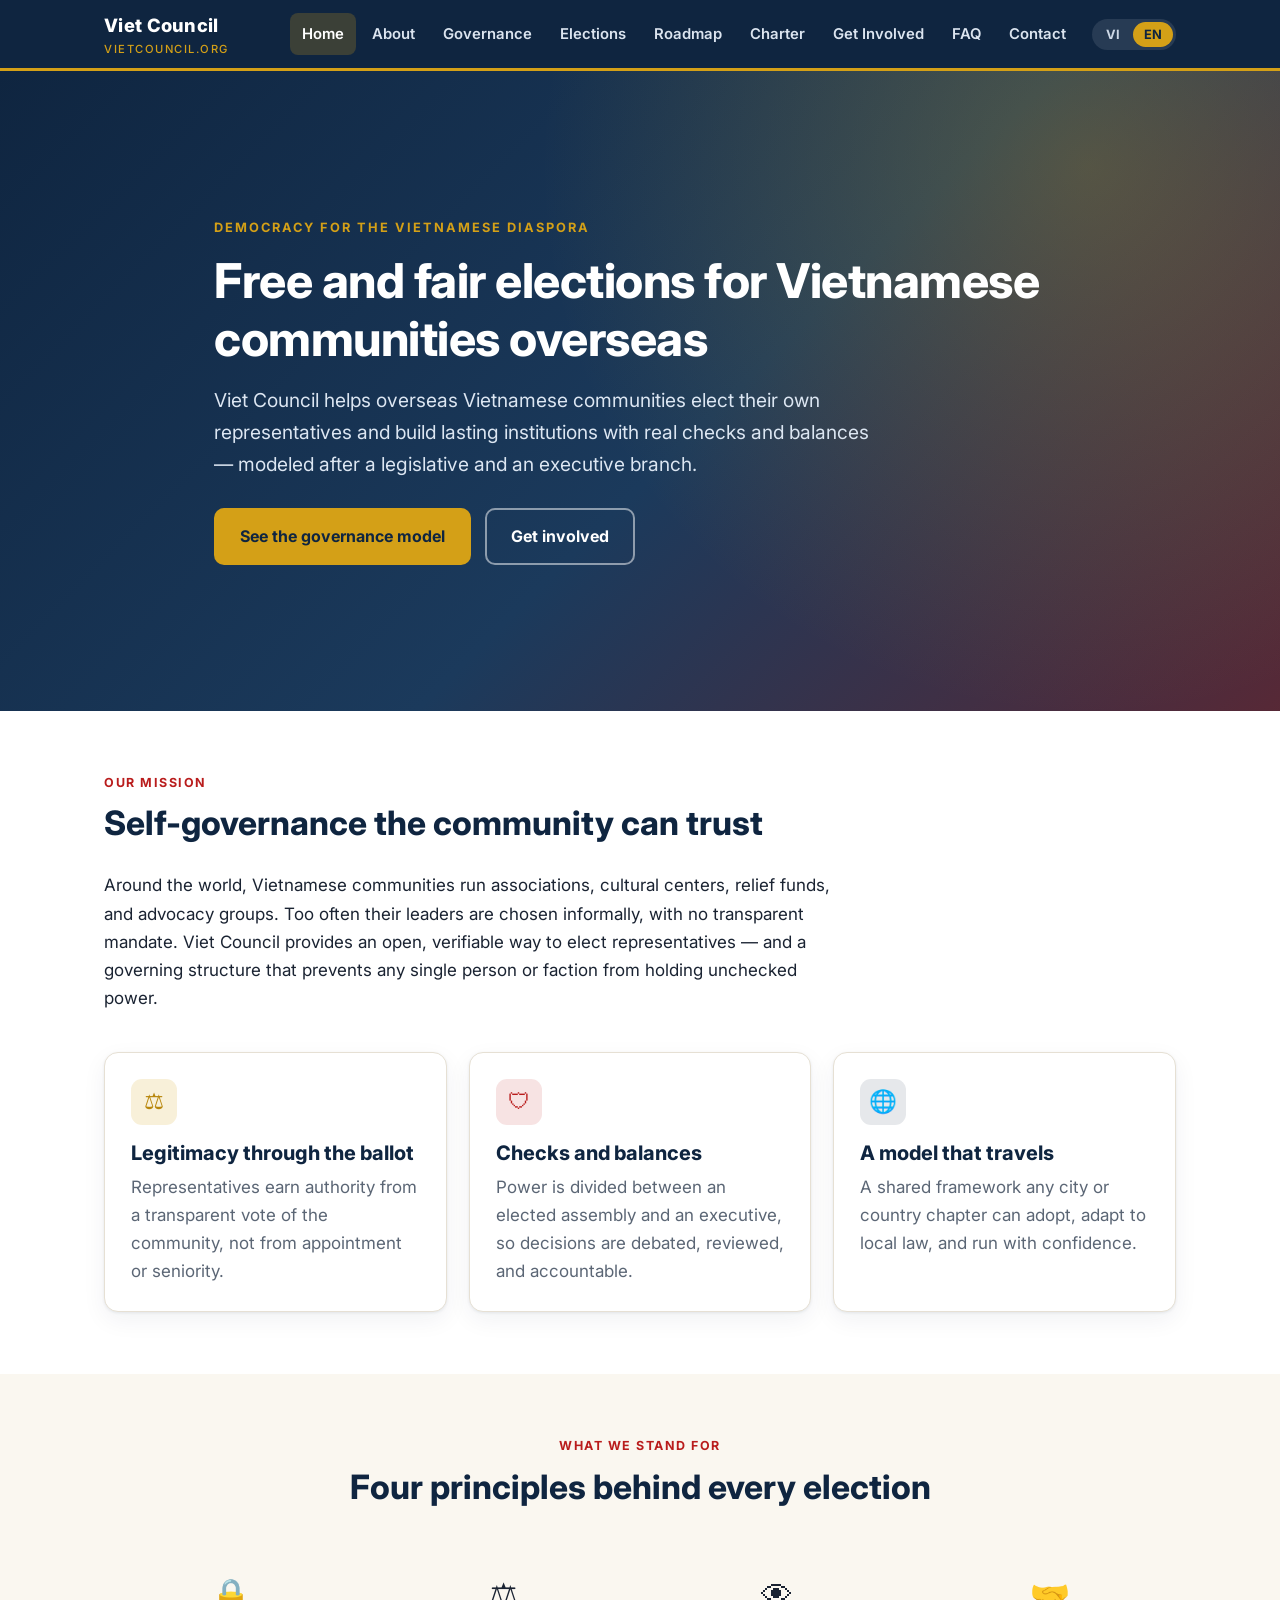
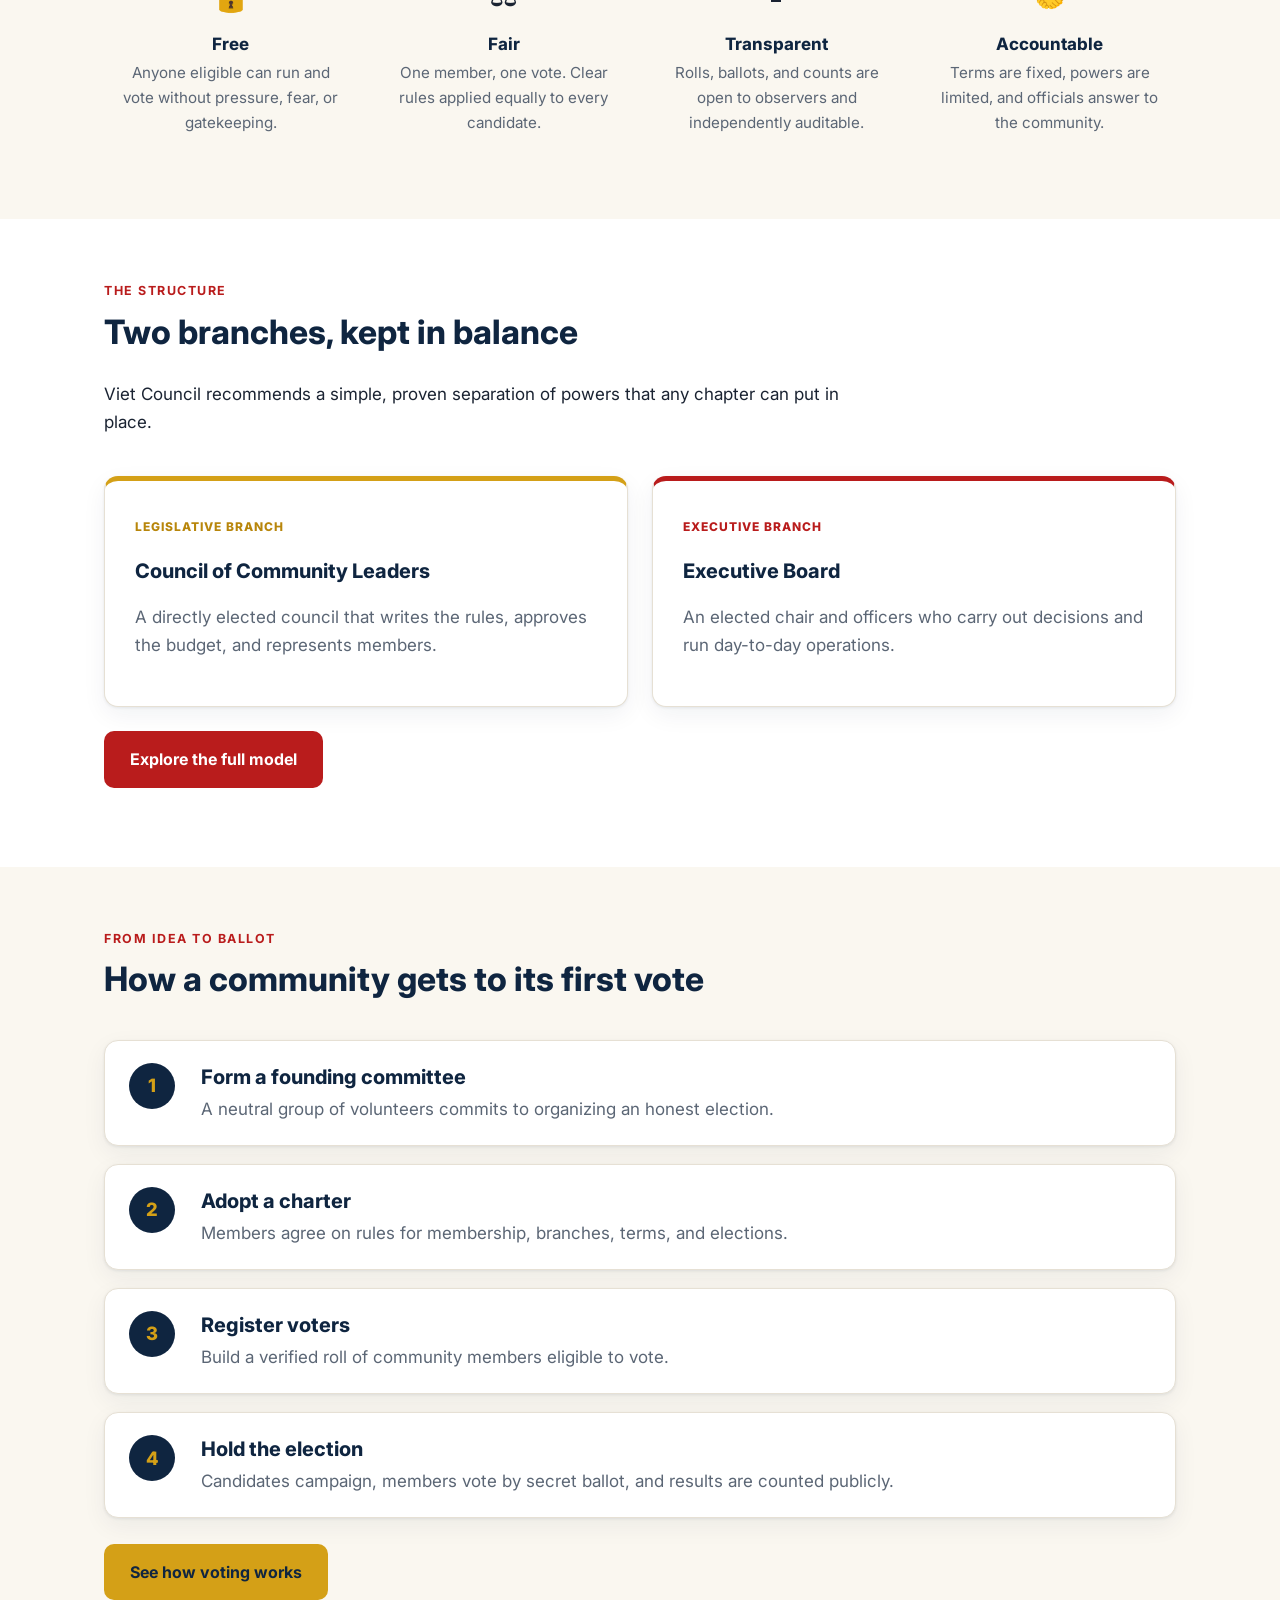
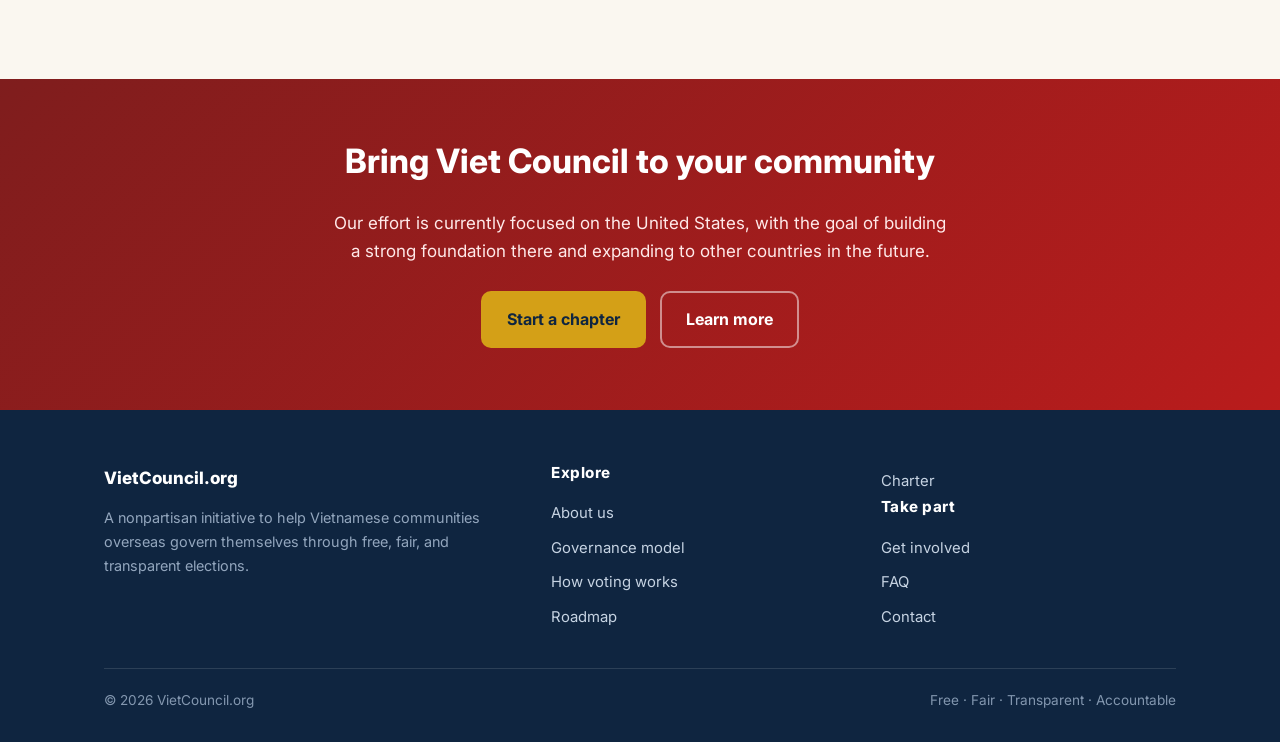
<file: index.html>
<!DOCTYPE html>
<html lang="vi">
<head>
<meta charset="UTF-8">
<meta name="viewport" content="width=device-width, initial-scale=1">
<title>Viet Council — Free & Fair Elections for Vietnamese Overseas Communities</title>
<meta name="description" content="VietCouncil.org organizes free and fair elections and helps build democratic, check-and-balance institutions for Vietnamese communities overseas.">
<link rel="preconnect" href="https://fonts.googleapis.com">
<link href="https://fonts.googleapis.com/css2?family=Inter:wght@400;500;600;700;800;900&display=swap" rel="stylesheet">
<link rel="stylesheet" href="css/styles.css">
</head>
<body>

<!-- HEADER -->
<header class="topbar">
  <div class="wrap">
    <a class="brand" href="index.html">
      
      <span>Viet Council<small>VIETCOUNCIL.ORG</small></span>
    </a>
    <button class="menu-btn" aria-label="Menu">&#9776;</button>
    <nav class="nav">
      <a href="index.html" class="active" data-en="Home" data-vi="Trang chủ">Trang chủ</a>
      <a href="about.html" data-en="About" data-vi="Giới thiệu">Giới thiệu</a>
      <a href="governance.html" data-en="Governance" data-vi="Thể chế">Thể chế</a>
      <a href="elections.html" data-en="Elections" data-vi="Bầu cử">Bầu cử</a>
      <a href="roadmap.html" data-en="Roadmap" data-vi="Lộ trình">Lộ trình</a>
      <a href="charter.html" data-en="Charter" data-vi="Hiến chương">Hiến chương</a>
      <a href="get-involved.html" data-en="Get Involved" data-vi="Tham gia">Tham gia</a>
      <a href="faq.html" data-en="FAQ" data-vi="Hỏi đáp">Hỏi đáp</a>
      <a href="contact.html" data-en="Contact" data-vi="Liên hệ">Liên hệ</a>
      <div class="langtoggle" role="group" aria-label="Language">
        <button class="lang-btn" data-lang="vi">VI</button>
        <button class="lang-btn" data-lang="en">EN</button>
      </div>
    </nav>
  </div>
</header>

<!-- HERO -->
<section class="hero">
  <div class="wrap">
    <div class="kicker" data-en="Democracy for the Vietnamese diaspora" data-vi="Dân chủ cho cộng đồng người Việt hải ngoại">Dân chủ cho cộng đồng người Việt hải ngoại</div>
    <h1 data-en="Free and fair elections for Vietnamese communities overseas"
        data-vi="Bầu cử tự do và công bằng cho cộng đồng người Việt hải ngoại">
        Bầu cử tự do và công bằng cho cộng đồng người Việt hải ngoại</h1>
    <p data-en="Viet Council helps overseas Vietnamese communities elect their own representatives and build lasting institutions with real checks and balances — modeled after a legislative and an executive branch."
       data-vi="Viet Council giúp các cộng đồng người Việt hải ngoại tự bầu chọn đại diện của mình và xây dựng những định chế bền vững với cơ chế kiểm soát và cân bằng thực sự — theo mô hình có ngành lập pháp và ngành hành pháp.">
       Viet Council giúp các cộng đồng người Việt hải ngoại tự bầu chọn đại diện của mình và xây dựng những định chế bền vững với cơ chế kiểm soát và cân bằng thực sự — theo mô hình có ngành lập pháp và ngành hành pháp.</p>
    <div class="btnrow">
      <a class="btn btn-gold" href="governance.html" data-en="See the governance model" data-vi="Xem mô hình thể chế">Xem mô hình thể chế</a>
      <a class="btn btn-ghost" href="get-involved.html" data-en="Get involved" data-vi="Tham gia ngay">Tham gia ngay</a>
    </div>
  </div>
</section>

<!-- MISSION -->
<section>
  <div class="wrap">
    <div class="section-lead">
      <div class="kicker" data-en="Our mission" data-vi="Sứ mệnh">Sứ mệnh</div>
      <h2 data-en="Self-governance the community can trust"
          data-vi="Tự quản trị mà cộng đồng có thể tin tưởng">Tự quản trị mà cộng đồng có thể tin tưởng</h2>
      <p data-en="Around the world, Vietnamese communities run associations, cultural centers, relief funds, and advocacy groups. Too often their leaders are chosen informally, with no transparent mandate. Viet Council provides an open, verifiable way to elect representatives — and a governing structure that prevents any single person or faction from holding unchecked power."
         data-vi="Trên khắp thế giới, các cộng đồng người Việt điều hành hội đoàn, trung tâm văn hóa, quỹ tương trợ và các nhóm vận động. Nhưng lãnh đạo thường được chọn một cách không chính thức, thiếu sự ủy nhiệm minh bạch. Viet Council mang lại một phương thức bầu cử công khai, có thể kiểm chứng — cùng một cơ cấu quản trị ngăn không cho bất kỳ cá nhân hay phe nhóm nào nắm quyền lực không bị kiểm soát.">
         Trên khắp thế giới, các cộng đồng người Việt điều hành hội đoàn, trung tâm văn hóa, quỹ tương trợ và các nhóm vận động. Nhưng lãnh đạo thường được chọn một cách không chính thức, thiếu sự ủy nhiệm minh bạch. Viet Council mang lại một phương thức bầu cử công khai, có thể kiểm chứng — cùng một cơ cấu quản trị ngăn không cho bất kỳ cá nhân hay phe nhóm nào nắm quyền lực không bị kiểm soát.</p>
    </div>

    <div class="grid cols-3">
      <div class="card">
        <div class="icon">&#9878;</div>
        <h3 data-en="Legitimacy through the ballot" data-vi="Tính chính danh qua lá phiếu">Tính chính danh qua lá phiếu</h3>
        <p data-en="Representatives earn authority from a transparent vote of the community, not from appointment or seniority."
           data-vi="Đại diện có được thẩm quyền từ lá phiếu minh bạch của cộng đồng, không phải do bổ nhiệm hay thâm niên.">Đại diện có được thẩm quyền từ lá phiếu minh bạch của cộng đồng, không phải do bổ nhiệm hay thâm niên.</p>
      </div>
      <div class="card red">
        <div class="icon">&#128737;</div>
        <h3 data-en="Checks and balances" data-vi="Kiểm soát và cân bằng">Kiểm soát và cân bằng</h3>
        <p data-en="Power is divided between an elected assembly and an executive, so decisions are debated, reviewed, and accountable."
           data-vi="Quyền lực được phân chia giữa một hội đồng dân cử và một ban hành pháp, để mọi quyết định đều được thảo luận, giám sát và chịu trách nhiệm.">Quyền lực được phân chia giữa một hội đồng dân cử và một ban hành pháp, để mọi quyết định đều được thảo luận, giám sát và chịu trách nhiệm.</p>
      </div>
      <div class="card navy">
        <div class="icon">&#127760;</div>
        <h3 data-en="A model that travels" data-vi="Mô hình có thể nhân rộng">Mô hình có thể nhân rộng</h3>
        <p data-en="A shared framework any city or country chapter can adopt, adapt to local law, and run with confidence."
           data-vi="Một khuôn khổ chung mà bất kỳ chi hội tại thành phố hay quốc gia nào cũng có thể áp dụng, điều chỉnh theo luật địa phương và vận hành một cách tự tin.">Một khuôn khổ chung mà bất kỳ chi hội tại thành phố hay quốc gia nào cũng có thể áp dụng, điều chỉnh theo luật địa phương và vận hành một cách tự tin.</p>
      </div>
    </div>
  </div>
</section>

<!-- PRINCIPLES -->
<section class="alt">
  <div class="wrap">
    <div class="section-lead center">
      <div class="kicker" data-en="What we stand for" data-vi="Nguyên tắc nền tảng">Nguyên tắc nền tảng</div>
      <h2 data-en="Four principles behind every election" data-vi="Bốn nguyên tắc cho mọi cuộc bầu cử">Bốn nguyên tắc cho mọi cuộc bầu cử</h2>
    </div>
    <div class="pillars">
      <div class="pillar">
        <div class="big">&#128274;</div>
        <h4 data-en="Free" data-vi="Tự do">Tự do</h4>
        <p data-en="Anyone eligible can run and vote without pressure, fear, or gatekeeping."
           data-vi="Mọi người đủ điều kiện đều có thể ứng cử và bỏ phiếu mà không bị áp lực, sợ hãi hay ngăn cản.">Mọi người đủ điều kiện đều có thể ứng cử và bỏ phiếu mà không bị áp lực, sợ hãi hay ngăn cản.</p>
      </div>
      <div class="pillar">
        <div class="big">&#9878;</div>
        <h4 data-en="Fair" data-vi="Công bằng">Công bằng</h4>
        <p data-en="One member, one vote. Clear rules applied equally to every candidate."
           data-vi="Mỗi thành viên, một lá phiếu. Luật lệ rõ ràng, áp dụng bình đẳng cho mọi ứng viên.">Mỗi thành viên, một lá phiếu. Luật lệ rõ ràng, áp dụng bình đẳng cho mọi ứng viên.</p>
      </div>
      <div class="pillar">
        <div class="big">&#128065;</div>
        <h4 data-en="Transparent" data-vi="Minh bạch">Minh bạch</h4>
        <p data-en="Rolls, ballots, and counts are open to observers and independently auditable."
           data-vi="Danh sách cử tri, lá phiếu và kết quả kiểm phiếu đều công khai cho giám sát viên và có thể kiểm toán độc lập.">Danh sách cử tri, lá phiếu và kết quả kiểm phiếu đều công khai cho giám sát viên và có thể kiểm toán độc lập.</p>
      </div>
      <div class="pillar">
        <div class="big">&#129309;</div>
        <h4 data-en="Accountable" data-vi="Trách nhiệm">Trách nhiệm</h4>
        <p data-en="Terms are fixed, powers are limited, and officials answer to the community."
           data-vi="Nhiệm kỳ có thời hạn, quyền hạn có giới hạn, và người đại diện phải chịu trách nhiệm trước cộng đồng.">Nhiệm kỳ có thời hạn, quyền hạn có giới hạn, và người đại diện phải chịu trách nhiệm trước cộng đồng.</p>
      </div>
    </div>
  </div>
</section>

<!-- MODEL PREVIEW -->
<section>
  <div class="wrap">
    <div class="section-lead">
      <div class="kicker" data-en="The structure" data-vi="Cơ cấu">Cơ cấu</div>
      <h2 data-en="Two branches, kept in balance" data-vi="Hai ngành, giữ thế cân bằng">Hai ngành, giữ thế cân bằng</h2>
      <p data-en="Viet Council recommends a simple, proven separation of powers that any chapter can put in place."
         data-vi="Viet Council đề xuất một sự phân quyền đơn giản và đã được kiểm chứng mà bất kỳ chi hội nào cũng có thể áp dụng.">Viet Council đề xuất một sự phân quyền đơn giản và đã được kiểm chứng mà bất kỳ chi hội nào cũng có thể áp dụng.</p>
    </div>
    <div class="branches">
      <div class="branch leg">
        <span class="tag" style="color:var(--gold-dark)" data-en="Legislative branch" data-vi="Ngành lập pháp">Ngành lập pháp</span>
        <h3 data-en="Council of Community Leaders" data-vi="Hội đồng Nhân sĩ">Hội đồng Nhân sĩ</h3>
        <p style="color:var(--muted)" data-en="A directly elected council that writes the rules, approves the budget, and represents members."
           data-vi="Một hội đồng do dân trực tiếp bầu ra để soạn thảo quy chế, phê duyệt ngân sách và đại diện cho thành viên.">Một hội đồng do dân trực tiếp bầu ra để soạn thảo quy chế, phê duyệt ngân sách và đại diện cho thành viên.</p>
      </div>
      <div class="branch exe">
        <span class="tag" style="color:var(--red)" data-en="Executive branch" data-vi="Ngành hành pháp">Ngành hành pháp</span>
        <h3 data-en="Executive Board" data-vi="Ban Điều hành">Ban Điều hành</h3>
        <p style="color:var(--muted)" data-en="An elected chair and officers who carry out decisions and run day-to-day operations."
           data-vi="Một chủ tịch và các viên chức được bầu để thực thi quyết định và điều hành công việc hằng ngày.">Một chủ tịch và các viên chức được bầu để thực thi quyết định và điều hành công việc hằng ngày.</p>
      </div>
    </div>
    <p style="margin-top:24px">
      <a class="btn btn-red" href="governance.html" data-en="Explore the full model" data-vi="Tìm hiểu mô hình đầy đủ">Tìm hiểu mô hình đầy đủ</a>
    </p>
  </div>
</section>

<!-- HOW IT WORKS PREVIEW -->
<section class="alt">
  <div class="wrap">
    <div class="section-lead">
      <div class="kicker" data-en="From idea to ballot" data-vi="Từ ý tưởng đến lá phiếu">Từ ý tưởng đến lá phiếu</div>
      <h2 data-en="How a community gets to its first vote" data-vi="Cộng đồng đi tới cuộc bầu cử đầu tiên như thế nào">Cộng đồng đi tới cuộc bầu cử đầu tiên như thế nào</h2>
    </div>
    <div class="steps">
      <div class="step"><div class="num"></div><div>
        <h3 data-en="Form a founding committee" data-vi="Lập ban vận động sáng lập">Lập ban vận động sáng lập</h3>
        <p data-en="A neutral group of volunteers commits to organizing an honest election." data-vi="Một nhóm tình nguyện viên trung lập cam kết tổ chức một cuộc bầu cử trung thực.">Một nhóm tình nguyện viên trung lập cam kết tổ chức một cuộc bầu cử trung thực.</p>
      </div></div>
      <div class="step"><div class="num"></div><div>
        <h3 data-en="Adopt a charter" data-vi="Thông qua hiến chương">Thông qua hiến chương</h3>
        <p data-en="Members agree on rules for membership, branches, terms, and elections." data-vi="Thành viên thống nhất quy chế về tư cách hội viên, các ngành, nhiệm kỳ và bầu cử.">Thành viên thống nhất quy chế về tư cách hội viên, các ngành, nhiệm kỳ và bầu cử.</p>
      </div></div>
      <div class="step"><div class="num"></div><div>
        <h3 data-en="Register voters" data-vi="Ghi danh cử tri">Ghi danh cử tri</h3>
        <p data-en="Build a verified roll of community members eligible to vote." data-vi="Xây dựng danh sách cử tri là thành viên cộng đồng đủ điều kiện, đã được xác minh.">Xây dựng danh sách cử tri là thành viên cộng đồng đủ điều kiện, đã được xác minh.</p>
      </div></div>
      <div class="step"><div class="num"></div><div>
        <h3 data-en="Hold the election" data-vi="Tổ chức bầu cử">Tổ chức bầu cử</h3>
        <p data-en="Candidates campaign, members vote by secret ballot, and results are counted publicly." data-vi="Ứng viên vận động, thành viên bỏ phiếu kín, và kết quả được kiểm đếm công khai.">Ứng viên vận động, thành viên bỏ phiếu kín, và kết quả được kiểm đếm công khai.</p>
      </div></div>
    </div>
    <p style="margin-top:26px">
      <a class="btn btn-gold" href="elections.html" data-en="See how voting works" data-vi="Xem cách thức bầu cử">Xem cách thức bầu cử</a>
    </p>
  </div>
</section>

<!-- CTA BAND -->
<section class="band">
  <div class="wrap">
    <h2 data-en="Bring Viet Council to your community" data-vi="Đưa Viet Council đến cộng đồng của bạn">Đưa Viet Council đến cộng đồng của bạn</h2>
    <p data-en="Our effort is currently focused on the United States, with the goal of building a strong foundation there and expanding to other countries in the future."
       data-vi="Hiện nay, nỗ lực của chúng tôi tập trung chủ yếu vào Hoa Kỳ, với mục tiêu xây dựng một nền tảng vững chắc tại đây trước khi mở rộng sang các quốc gia khác trong tương lai.">Hiện nay, nỗ lực của chúng tôi tập trung chủ yếu vào Hoa Kỳ, với mục tiêu xây dựng một nền tảng vững chắc tại đây trước khi mở rộng sang các quốc gia khác trong tương lai.</p>
    <div class="btnrow" style="justify-content:center">
      <a class="btn btn-gold" href="get-involved.html" data-en="Start a chapter" data-vi="Khởi lập chi hội">Khởi lập chi hội</a>
      <a class="btn btn-ghost" href="about.html" data-en="Learn more" data-vi="Tìm hiểu thêm">Tìm hiểu thêm</a>
    </div>
  </div>
</section>

<!-- FOOTER -->
<footer class="site">
  <div class="wrap">
    <div class="cols">
      <div>
        <div class="fbrand"> VietCouncil.org</div>
        <p data-en="A nonpartisan initiative to help Vietnamese communities overseas govern themselves through free, fair, and transparent elections."
           data-vi="Một sáng kiến phi đảng phái nhằm giúp cộng đồng người Việt hải ngoại tự quản trị thông qua bầu cử tự do, công bằng và minh bạch.">Một sáng kiến phi đảng phái nhằm giúp cộng đồng người Việt hải ngoại tự quản trị thông qua bầu cử tự do, công bằng và minh bạch.</p>
      </div>
      <div>
        <h4 data-en="Explore" data-vi="Khám phá">Khám phá</h4>
        <a href="about.html" data-en="About us" data-vi="Giới thiệu">Giới thiệu</a>
        <a href="governance.html" data-en="Governance model" data-vi="Mô hình thể chế">Mô hình thể chế</a>
        <a href="elections.html" data-en="How voting works" data-vi="Cách thức bầu cử">Cách thức bầu cử</a>
        <a href="roadmap.html" data-en="Roadmap" data-vi="Lộ trình">Lộ trình</a>
      </div>
      <div>
        <a href="charter.html" data-en="Charter" data-vi="Hiến chương">Hiến chương</a>
        <h4 data-en="Take part" data-vi="Tham gia">Tham gia</h4>
        <a href="get-involved.html" data-en="Get involved" data-vi="Tham gia">Tham gia</a>
        <a href="faq.html" data-en="FAQ" data-vi="Hỏi đáp">Hỏi đáp</a>
        <a href="contact.html" data-en="Contact" data-vi="Liên hệ">Liên hệ</a>
      </div>
    </div>
    <div class="bottom">
      <span>&copy; <span data-year>2026</span> VietCouncil.org</span>
      <span data-en="Free &middot; Fair &middot; Transparent &middot; Accountable" data-vi="Tự do &middot; Công bằng &middot; Minh bạch &middot; Trách nhiệm">Tự do &middot; Công bằng &middot; Minh bạch &middot; Trách nhiệm</span>
    </div>
  </div>
</footer>

<script src="js/main.js"></script>
</body>
</html>
</file>
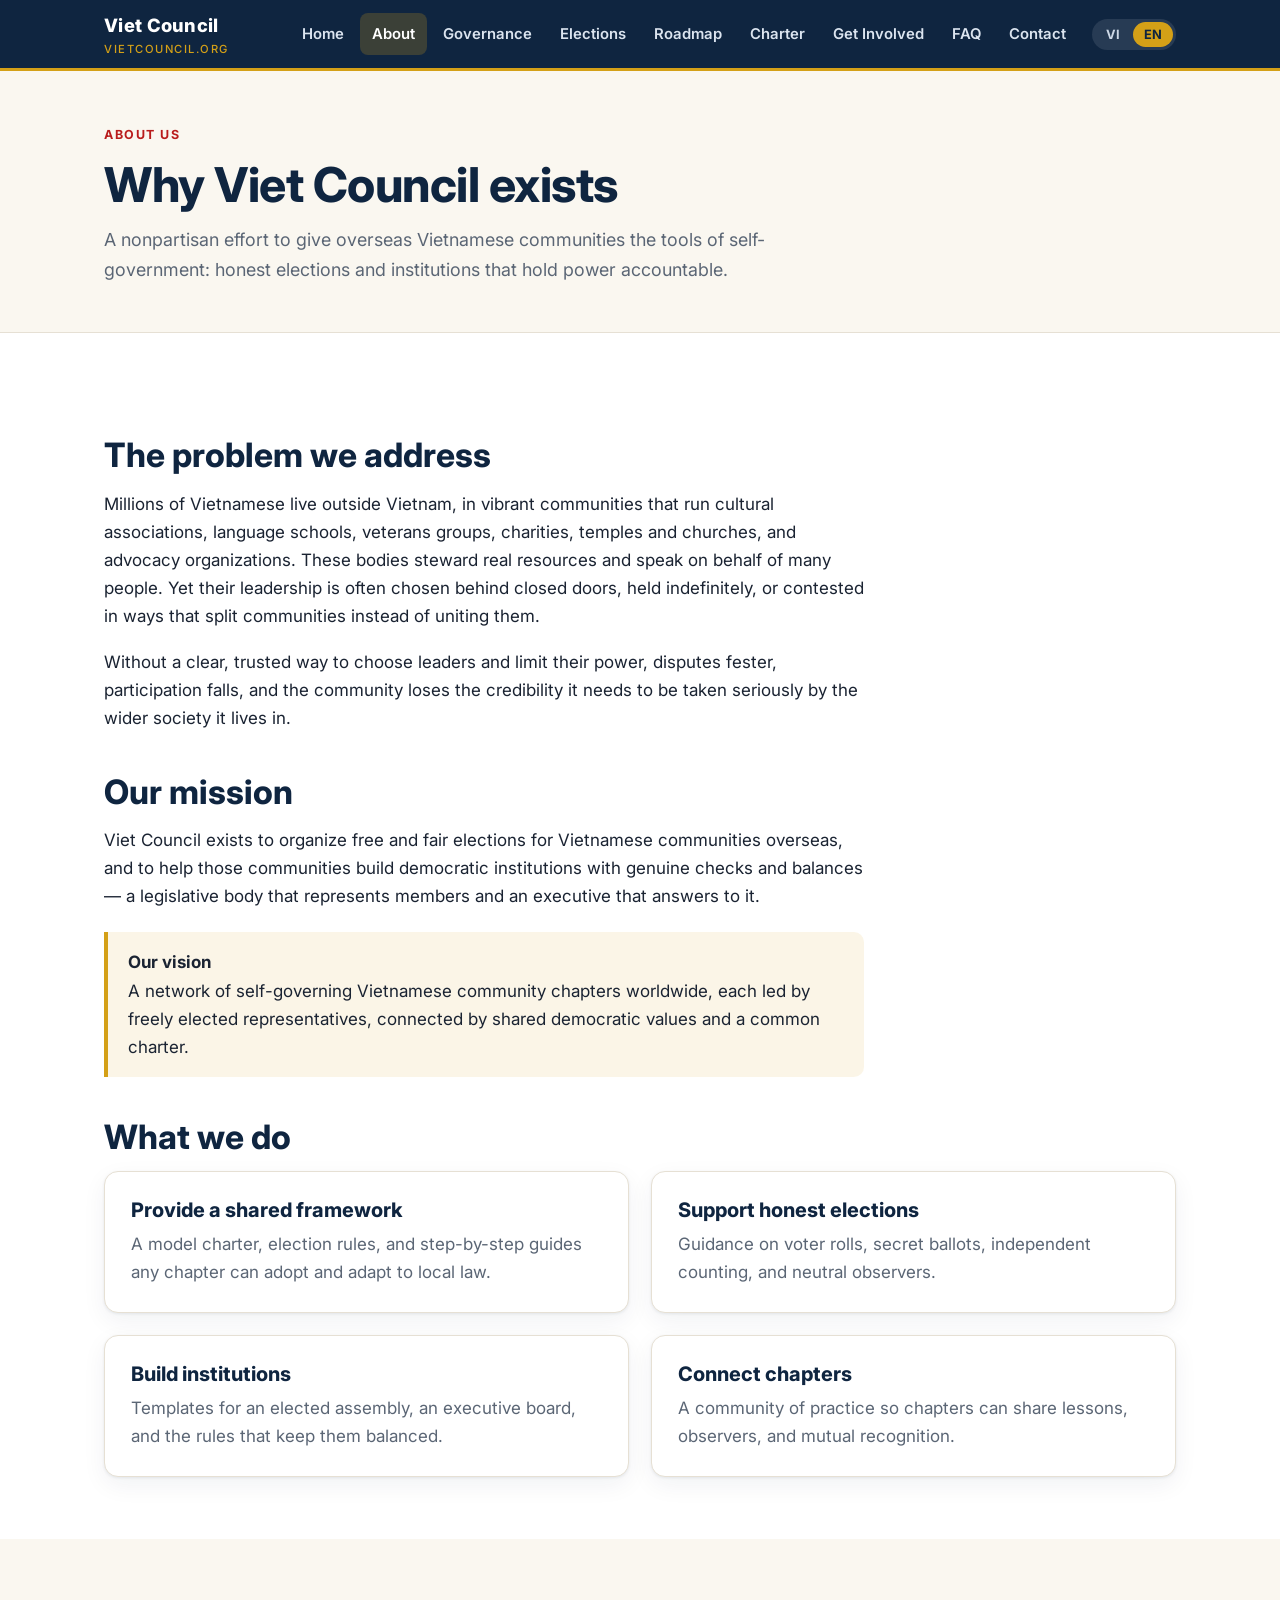
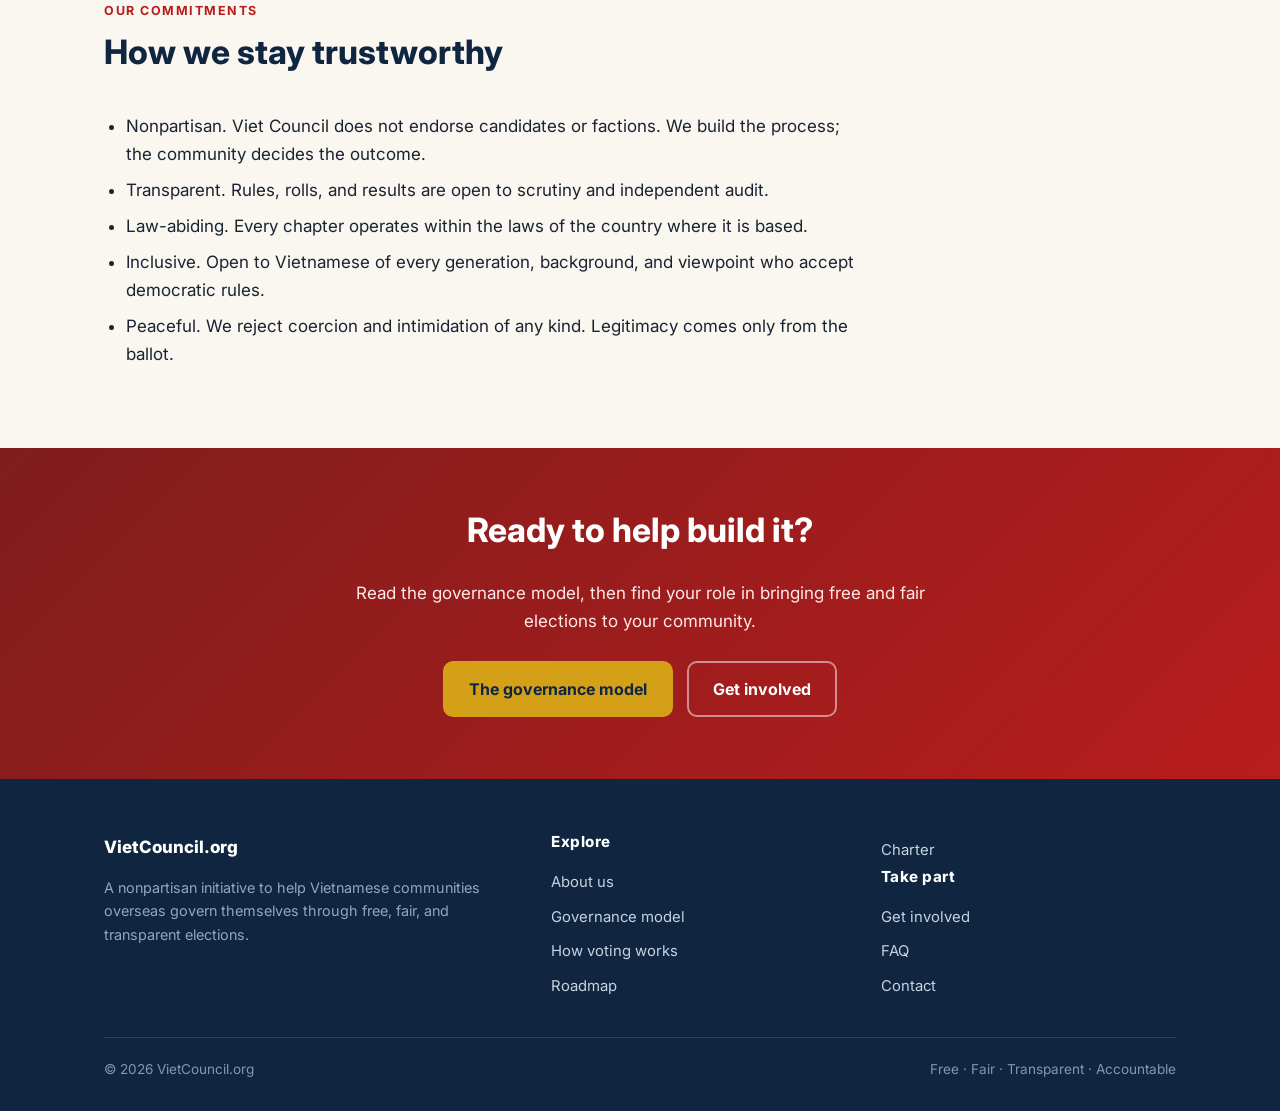
<file: about.html>
<!DOCTYPE html>
<html lang="vi">
<head>
<meta charset="UTF-8">
<meta name="viewport" content="width=device-width, initial-scale=1">
<title>About — VietCouncil.org</title>
<meta name="description" content="The mission, vision, and values behind VietCouncil.org.">
<link rel="preconnect" href="https://fonts.googleapis.com">
<link href="https://fonts.googleapis.com/css2?family=Inter:wght@400;500;600;700;800;900&display=swap" rel="stylesheet">
<link rel="stylesheet" href="css/styles.css">
</head>
<body>

<header class="topbar">
  <div class="wrap">
    <a class="brand" href="index.html"><span>Viet Council<small>VIETCOUNCIL.ORG</small></span></a>
    <button class="menu-btn" aria-label="Menu">&#9776;</button>
    <nav class="nav">
      <a href="index.html" data-en="Home" data-vi="Trang chủ">Trang chủ</a>
      <a href="about.html" class="active" data-en="About" data-vi="Giới thiệu">Giới thiệu</a>
      <a href="governance.html" data-en="Governance" data-vi="Thể chế">Thể chế</a>
      <a href="elections.html" data-en="Elections" data-vi="Bầu cử">Bầu cử</a>
      <a href="roadmap.html" data-en="Roadmap" data-vi="Lộ trình">Lộ trình</a>
      <a href="charter.html" data-en="Charter" data-vi="Hiến chương">Hiến chương</a>
      <a href="get-involved.html" data-en="Get Involved" data-vi="Tham gia">Tham gia</a>
      <a href="faq.html" data-en="FAQ" data-vi="Hỏi đáp">Hỏi đáp</a>
      <a href="contact.html" data-en="Contact" data-vi="Liên hệ">Liên hệ</a>
      <div class="langtoggle" role="group" aria-label="Language">
        <button class="lang-btn" data-lang="vi">VI</button>
        <button class="lang-btn" data-lang="en">EN</button>
      </div>
    </nav>
  </div>
</header>

<div class="pagehead">
  <div class="wrap">
    <div class="kicker" data-en="About us" data-vi="Giới thiệu">Giới thiệu</div>
    <h1 data-en="Why Viet Council exists" data-vi="Vì sao có Viet Council">Vì sao có Viet Council</h1>
    <p data-en="A nonpartisan effort to give overseas Vietnamese communities the tools of self-government: honest elections and institutions that hold power accountable."
       data-vi="Một nỗ lực phi đảng phái nhằm trao cho cộng đồng người Việt hải ngoại những công cụ tự quản: bầu cử trung thực và những định chế buộc quyền lực phải chịu trách nhiệm.">Một nỗ lực phi đảng phái nhằm trao cho cộng đồng người Việt hải ngoại những công cụ tự quản: bầu cử trung thực và những định chế buộc quyền lực phải chịu trách nhiệm.</p>
  </div>
</div>

<section>
  <div class="wrap">
    <div class="prose">
      <h2 data-en="The problem we address" data-vi="Vấn đề chúng tôi giải quyết">Vấn đề chúng tôi giải quyết</h2>
      <p data-en="Millions of Vietnamese live outside Vietnam, in vibrant communities that run cultural associations, language schools, veterans groups, charities, temples and churches, and advocacy organizations. These bodies steward real resources and speak on behalf of many people. Yet their leadership is often chosen behind closed doors, held indefinitely, or contested in ways that split communities instead of uniting them."
         data-vi="Hàng triệu người Việt sinh sống bên ngoài Việt Nam, trong những cộng đồng sôi động điều hành hội đoàn văn hóa, trường dạy tiếng Việt, hội cựu quân nhân, tổ chức từ thiện, chùa và nhà thờ, cùng các tổ chức vận động. Những tổ chức này quản lý nguồn lực thật và lên tiếng thay cho nhiều người. Thế nhưng ban lãnh đạo của họ thường được chọn sau những cánh cửa khép kín, tại vị vô thời hạn, hoặc tranh chấp theo cách chia rẽ cộng đồng thay vì gắn kết.">Hàng triệu người Việt sinh sống bên ngoài Việt Nam, trong những cộng đồng sôi động điều hành hội đoàn văn hóa, trường dạy tiếng Việt, hội cựu quân nhân, tổ chức từ thiện, chùa và nhà thờ, cùng các tổ chức vận động. Những tổ chức này quản lý nguồn lực thật và lên tiếng thay cho nhiều người. Thế nhưng ban lãnh đạo của họ thường được chọn sau những cánh cửa khép kín, tại vị vô thời hạn, hoặc tranh chấp theo cách chia rẽ cộng đồng thay vì gắn kết.</p>
      <p data-en="Without a clear, trusted way to choose leaders and limit their power, disputes fester, participation falls, and the community loses the credibility it needs to be taken seriously by the wider society it lives in."
         data-vi="Khi thiếu một phương thức rõ ràng, đáng tin cậy để chọn lãnh đạo và giới hạn quyền lực của họ, mâu thuẫn âm ỉ, sự tham gia sụt giảm, và cộng đồng đánh mất uy tín cần có để được xã hội rộng lớn xung quanh xem trọng.">Khi thiếu một phương thức rõ ràng, đáng tin cậy để chọn lãnh đạo và giới hạn quyền lực của họ, mâu thuẫn âm ỉ, sự tham gia sụt giảm, và cộng đồng đánh mất uy tín cần có để được xã hội rộng lớn xung quanh xem trọng.</p>

      <h2 data-en="Our mission" data-vi="Sứ mệnh của chúng tôi">Sứ mệnh của chúng tôi</h2>
      <p data-en="Viet Council exists to organize free and fair elections for Vietnamese communities overseas, and to help those communities build democratic institutions with genuine checks and balances — a legislative body that represents members and an executive that answers to it."
         data-vi="Viet Council ra đời để tổ chức bầu cử tự do và công bằng cho cộng đồng người Việt hải ngoại, và giúp các cộng đồng ấy xây dựng những định chế dân chủ có cơ chế kiểm soát và cân bằng thực chất — một cơ quan lập pháp đại diện cho thành viên và một cơ quan hành pháp chịu trách nhiệm trước cơ quan lập pháp đó.">Viet Council ra đời để tổ chức bầu cử tự do và công bằng cho cộng đồng người Việt hải ngoại, và giúp các cộng đồng ấy xây dựng những định chế dân chủ có cơ chế kiểm soát và cân bằng thực chất — một cơ quan lập pháp đại diện cho thành viên và một cơ quan hành pháp chịu trách nhiệm trước cơ quan lập pháp đó.</p>

      <div class="note">
        <strong data-en="Our vision" data-vi="Tầm nhìn">Tầm nhìn</strong>
        <div data-en="A network of self-governing Vietnamese community chapters worldwide, each led by freely elected representatives, connected by shared democratic values and a common charter."
             data-vi="Một mạng lưới các chi hội cộng đồng người Việt tự quản trên toàn thế giới, mỗi chi hội do những đại diện được bầu tự do lãnh đạo, kết nối bằng các giá trị dân chủ chung và một hiến chương chung.">Một mạng lưới các chi hội cộng đồng người Việt tự quản trên toàn thế giới, mỗi chi hội do những đại diện được bầu tự do lãnh đạo, kết nối bằng các giá trị dân chủ chung và một hiến chương chung.</div>
      </div>

      <h2 data-en="What we do" data-vi="Chúng tôi làm gì">Chúng tôi làm gì</h2>
    </div>

    <div class="grid cols-2" style="margin-top:10px">
      <div class="card">
        <h3 data-en="Provide a shared framework" data-vi="Cung cấp khuôn khổ chung">Cung cấp khuôn khổ chung</h3>
        <p data-en="A model charter, election rules, and step-by-step guides any chapter can adopt and adapt to local law."
           data-vi="Một hiến chương mẫu, bộ luật bầu cử và hướng dẫn từng bước mà bất kỳ chi hội nào cũng có thể áp dụng và điều chỉnh theo luật địa phương.">Một hiến chương mẫu, bộ luật bầu cử và hướng dẫn từng bước mà bất kỳ chi hội nào cũng có thể áp dụng và điều chỉnh theo luật địa phương.</p>
      </div>
      <div class="card red">
        <h3 data-en="Support honest elections" data-vi="Hỗ trợ bầu cử trung thực">Hỗ trợ bầu cử trung thực</h3>
        <p data-en="Guidance on voter rolls, secret ballots, independent counting, and neutral observers."
           data-vi="Hướng dẫn về danh sách cử tri, phiếu kín, kiểm phiếu độc lập và giám sát viên trung lập.">Hướng dẫn về danh sách cử tri, phiếu kín, kiểm phiếu độc lập và giám sát viên trung lập.</p>
      </div>
      <div class="card navy">
        <h3 data-en="Build institutions" data-vi="Xây dựng định chế">Xây dựng định chế</h3>
        <p data-en="Templates for an elected assembly, an executive board, and the rules that keep them balanced."
           data-vi="Khuôn mẫu cho một hội đồng dân cử, một ban điều hành và những quy tắc giữ cho hai bên cân bằng.">Khuôn mẫu cho một hội đồng dân cử, một ban điều hành và những quy tắc giữ cho hai bên cân bằng.</p>
      </div>
      <div class="card">
        <h3 data-en="Connect chapters" data-vi="Kết nối các chi hội">Kết nối các chi hội</h3>
        <p data-en="A community of practice so chapters can share lessons, observers, and mutual recognition."
           data-vi="Một cộng đồng thực hành để các chi hội chia sẻ kinh nghiệm, giám sát viên và sự công nhận lẫn nhau.">Một cộng đồng thực hành để các chi hội chia sẻ kinh nghiệm, giám sát viên và sự công nhận lẫn nhau.</p>
      </div>
    </div>
  </div>
</section>

<section class="alt">
  <div class="wrap">
    <div class="section-lead">
      <div class="kicker" data-en="Our commitments" data-vi="Cam kết của chúng tôi">Cam kết của chúng tôi</div>
      <h2 data-en="How we stay trustworthy" data-vi="Cách chúng tôi giữ sự tin cậy">Cách chúng tôi giữ sự tin cậy</h2>
    </div>
    <div class="prose">
      <ul>
        <li data-en="Nonpartisan. Viet Council does not endorse candidates or factions. We build the process; the community decides the outcome." data-vi="Phi đảng phái. Viet Council không ủng hộ ứng viên hay phe nhóm nào. Chúng tôi xây dựng quy trình; cộng đồng quyết định kết quả.">Phi đảng phái. Viet Council không ủng hộ ứng viên hay phe nhóm nào. Chúng tôi xây dựng quy trình; cộng đồng quyết định kết quả.</li>
        <li data-en="Transparent. Rules, rolls, and results are open to scrutiny and independent audit." data-vi="Minh bạch. Luật lệ, danh sách cử tri và kết quả đều mở để giám sát và kiểm toán độc lập.">Minh bạch. Luật lệ, danh sách cử tri và kết quả đều mở để giám sát và kiểm toán độc lập.</li>
        <li data-en="Law-abiding. Every chapter operates within the laws of the country where it is based." data-vi="Tuân thủ pháp luật. Mỗi chi hội hoạt động trong khuôn khổ luật pháp của quốc gia sở tại.">Tuân thủ pháp luật. Mỗi chi hội hoạt động trong khuôn khổ luật pháp của quốc gia sở tại.</li>
        <li data-en="Inclusive. Open to Vietnamese of every generation, background, and viewpoint who accept democratic rules." data-vi="Bao dung. Rộng mở với người Việt thuộc mọi thế hệ, xuất thân và quan điểm, miễn là chấp nhận luật chơi dân chủ.">Bao dung. Rộng mở với người Việt thuộc mọi thế hệ, xuất thân và quan điểm, miễn là chấp nhận luật chơi dân chủ.</li>
        <li data-en="Peaceful. We reject coercion and intimidation of any kind. Legitimacy comes only from the ballot." data-vi="Ôn hòa. Chúng tôi bác bỏ mọi hình thức ép buộc và đe dọa. Tính chính danh chỉ đến từ lá phiếu.">Ôn hòa. Chúng tôi bác bỏ mọi hình thức ép buộc và đe dọa. Tính chính danh chỉ đến từ lá phiếu.</li>
      </ul>
    </div>
  </div>
</section>

<section class="band">
  <div class="wrap">
    <h2 data-en="Ready to help build it?" data-vi="Sẵn sàng chung tay xây dựng?">Sẵn sàng chung tay xây dựng?</h2>
    <p data-en="Read the governance model, then find your role in bringing free and fair elections to your community."
       data-vi="Hãy đọc mô hình thể chế, rồi tìm vai trò của bạn trong việc mang bầu cử tự do và công bằng đến cộng đồng.">Hãy đọc mô hình thể chế, rồi tìm vai trò của bạn trong việc mang bầu cử tự do và công bằng đến cộng đồng.</p>
    <div class="btnrow" style="justify-content:center">
      <a class="btn btn-gold" href="governance.html" data-en="The governance model" data-vi="Mô hình thể chế">Mô hình thể chế</a>
      <a class="btn btn-ghost" href="get-involved.html" data-en="Get involved" data-vi="Tham gia">Tham gia</a>
    </div>
  </div>
</section>

<footer class="site">
  <div class="wrap">
    <div class="cols">
      <div>
        <div class="fbrand"> VietCouncil.org</div>
        <p data-en="A nonpartisan initiative to help Vietnamese communities overseas govern themselves through free, fair, and transparent elections."
           data-vi="Một sáng kiến phi đảng phái nhằm giúp cộng đồng người Việt hải ngoại tự quản trị thông qua bầu cử tự do, công bằng và minh bạch.">Một sáng kiến phi đảng phái nhằm giúp cộng đồng người Việt hải ngoại tự quản trị thông qua bầu cử tự do, công bằng và minh bạch.</p>
      </div>
      <div>
        <h4 data-en="Explore" data-vi="Khám phá">Khám phá</h4>
        <a href="about.html" data-en="About us" data-vi="Giới thiệu">Giới thiệu</a>
        <a href="governance.html" data-en="Governance model" data-vi="Mô hình thể chế">Mô hình thể chế</a>
        <a href="elections.html" data-en="How voting works" data-vi="Cách thức bầu cử">Cách thức bầu cử</a>
        <a href="roadmap.html" data-en="Roadmap" data-vi="Lộ trình">Lộ trình</a>
      </div>
      <div>
        <a href="charter.html" data-en="Charter" data-vi="Hiến chương">Hiến chương</a>
        <h4 data-en="Take part" data-vi="Tham gia">Tham gia</h4>
        <a href="get-involved.html" data-en="Get involved" data-vi="Tham gia">Tham gia</a>
        <a href="faq.html" data-en="FAQ" data-vi="Hỏi đáp">Hỏi đáp</a>
        <a href="contact.html" data-en="Contact" data-vi="Liên hệ">Liên hệ</a>
      </div>
    </div>
    <div class="bottom">
      <span>&copy; <span data-year>2026</span> VietCouncil.org</span>
      <span data-en="Free &middot; Fair &middot; Transparent &middot; Accountable" data-vi="Tự do &middot; Công bằng &middot; Minh bạch &middot; Trách nhiệm">Tự do &middot; Công bằng &middot; Minh bạch &middot; Trách nhiệm</span>
    </div>
  </div>
</footer>

<script src="js/main.js"></script>
</body>
</html>
</file>
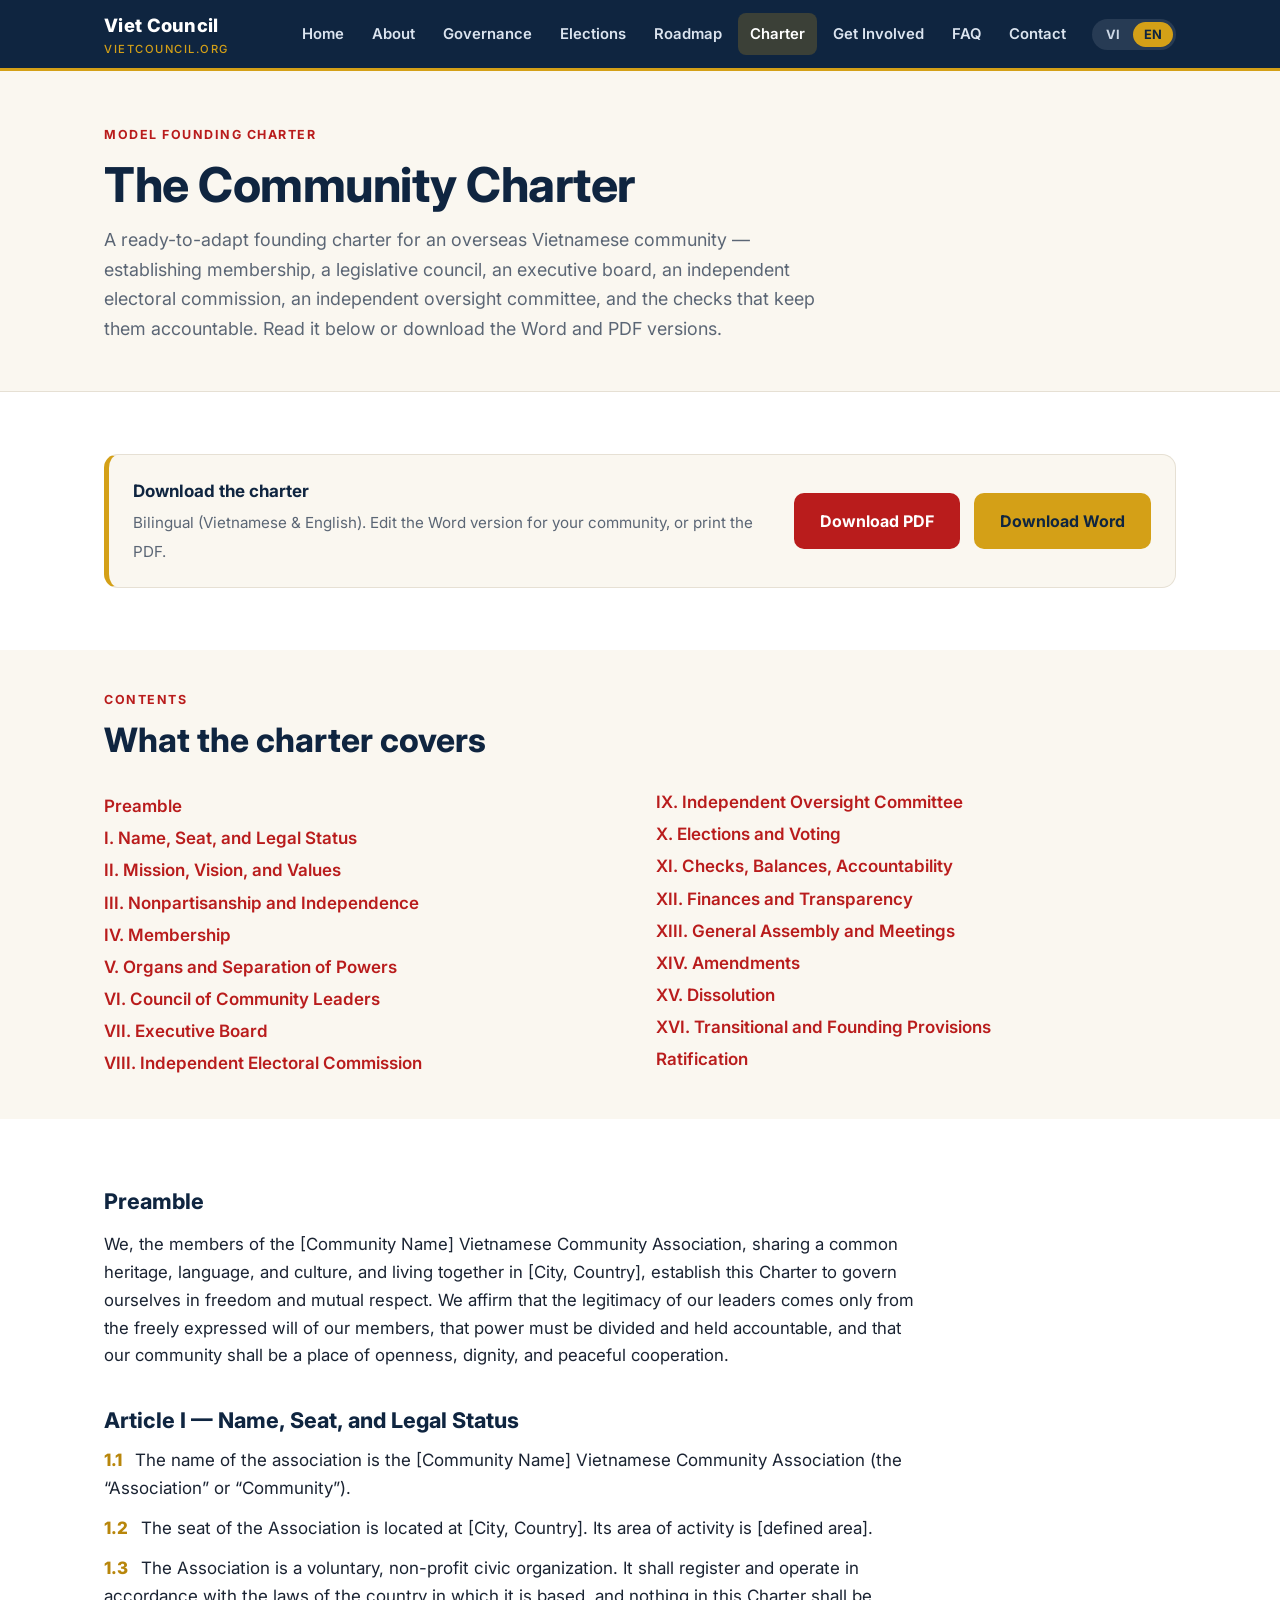
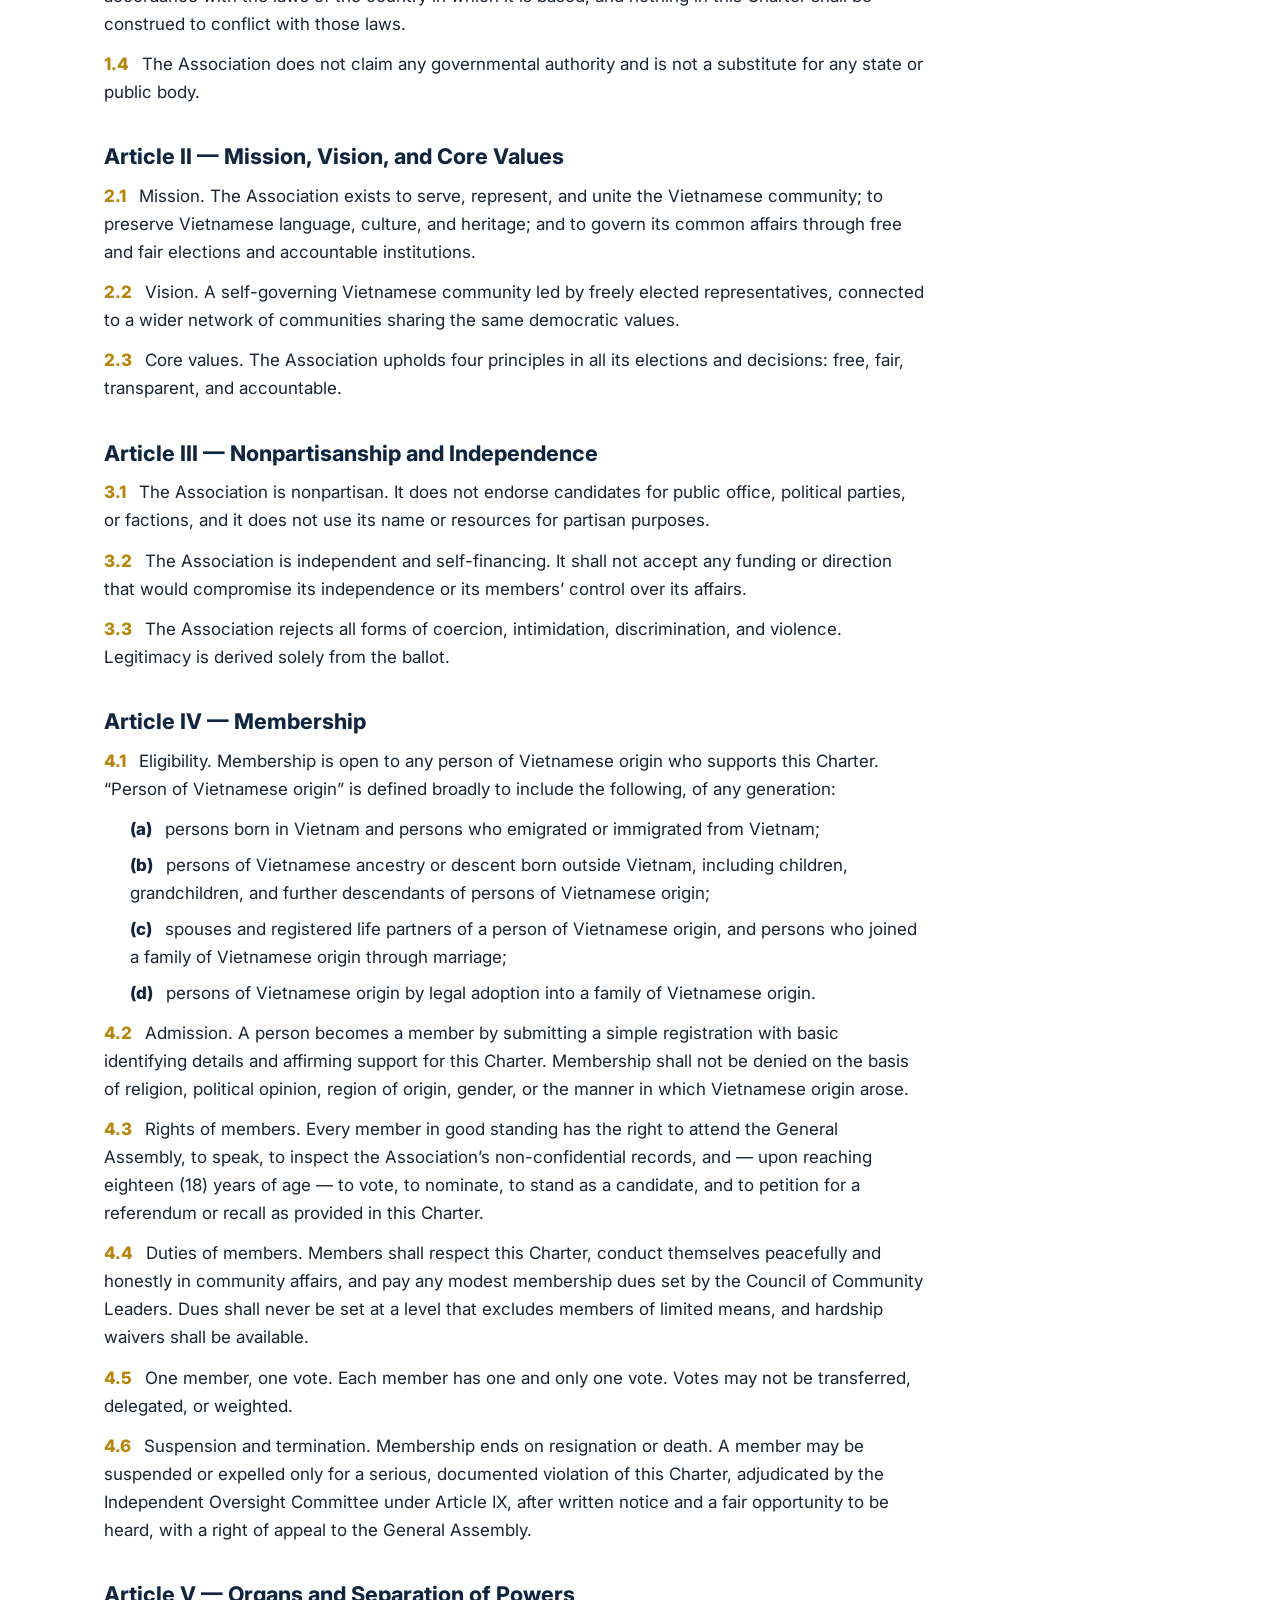
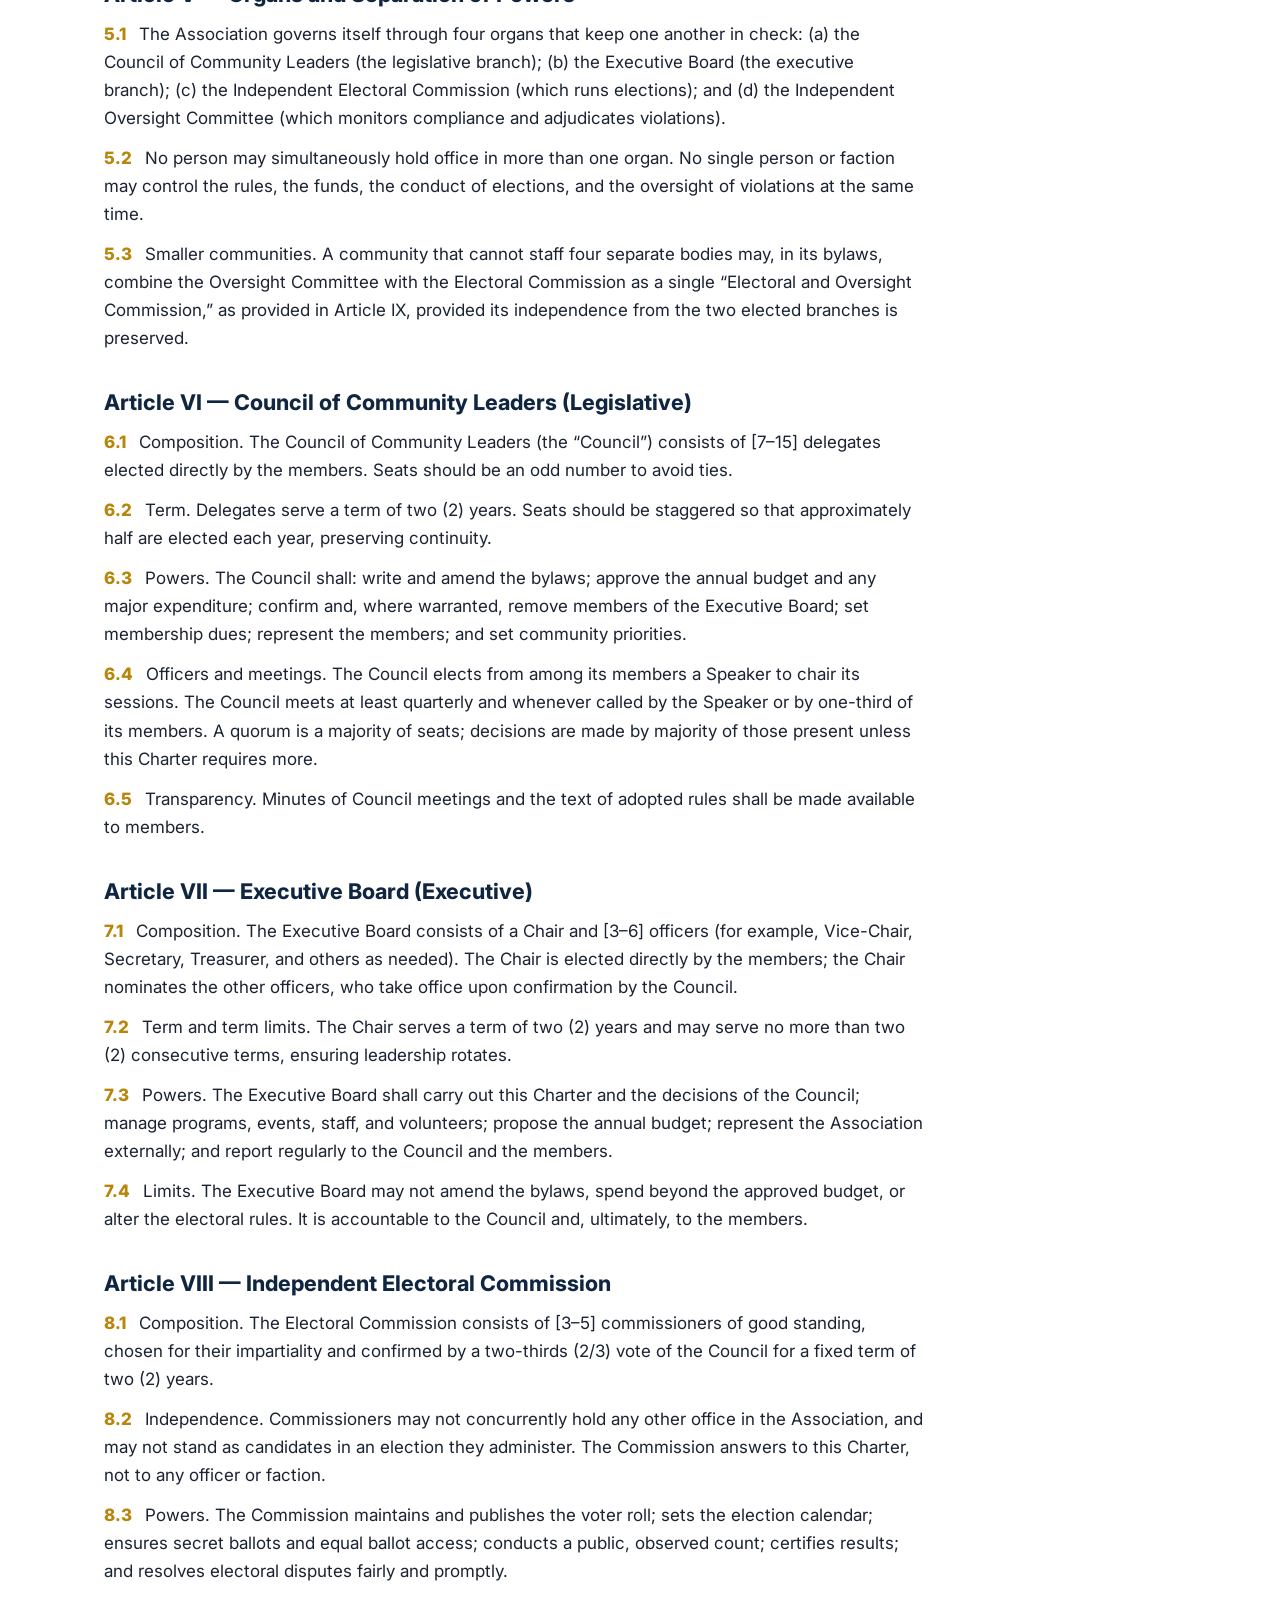
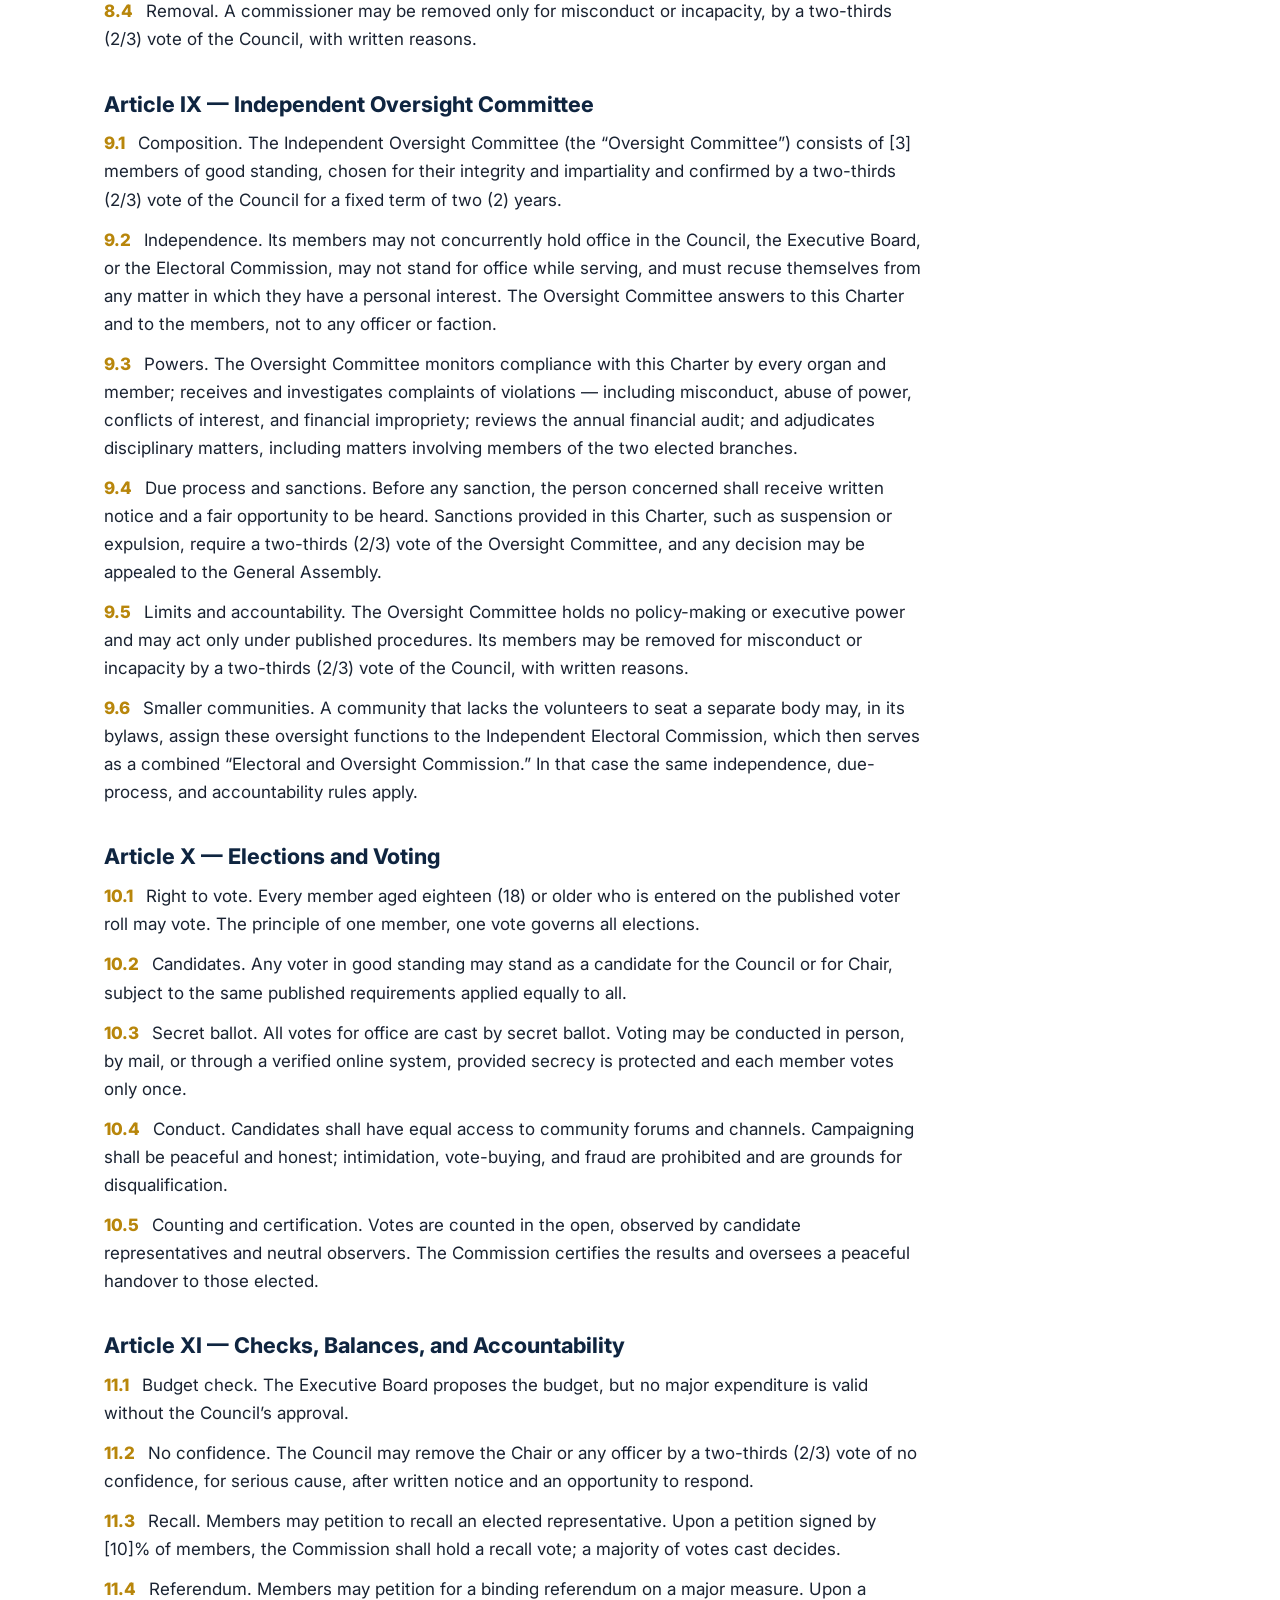
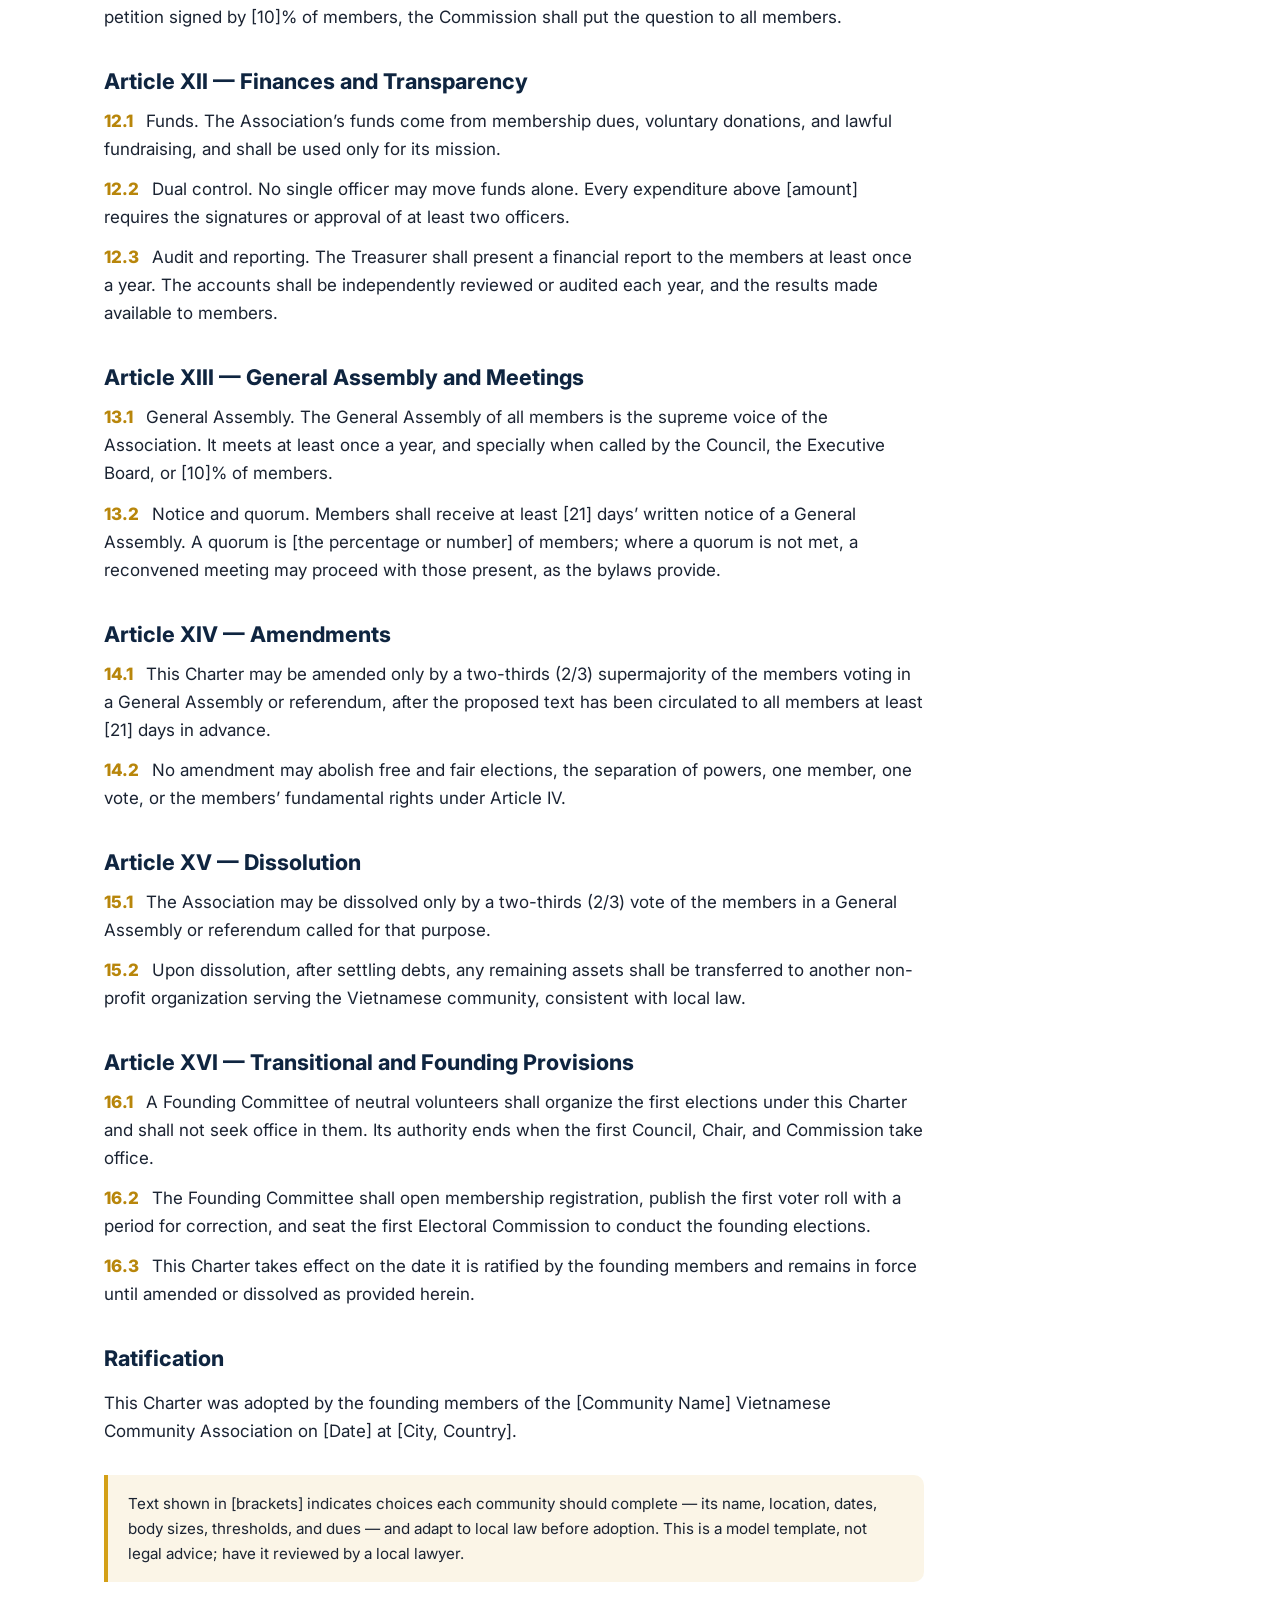
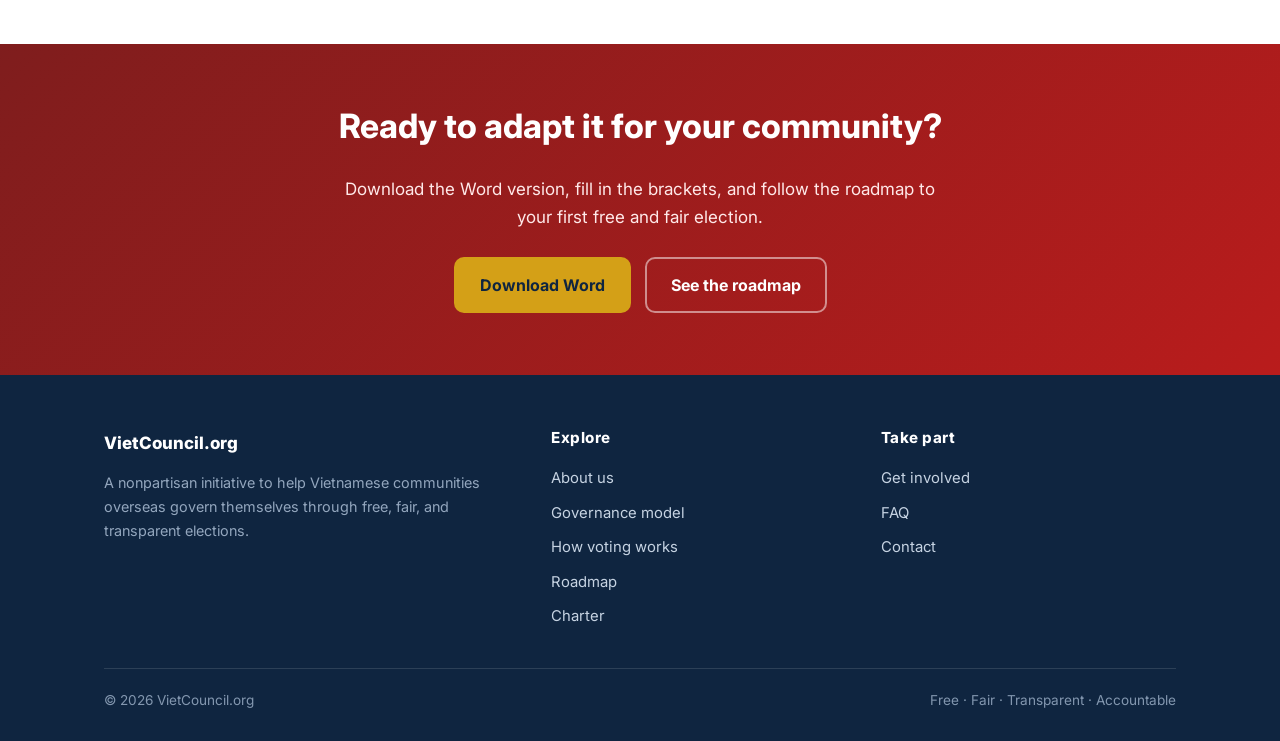
<file: charter.html>
<!DOCTYPE html>
<html lang="vi">
<head>
<meta charset="UTF-8">
<meta name="viewport" content="width=device-width, initial-scale=1">
<title>Model Charter — VietCouncil.org</title>
<meta name="description" content="The Viet Council model community charter for overseas Vietnamese communities — read online or download the Word and PDF versions.">
<link rel="preconnect" href="https://fonts.googleapis.com">
<link href="https://fonts.googleapis.com/css2?family=Inter:wght@400;500;600;700;800;900&display=swap" rel="stylesheet">
<link rel="stylesheet" href="css/styles.css">
</head>
<body>

<header class="topbar">
  <div class="wrap">
    <a class="brand" href="index.html"><span>Viet Council<small>VIETCOUNCIL.ORG</small></span></a>
    <button class="menu-btn" aria-label="Menu">&#9776;</button>
    <nav class="nav">
      <a href="index.html" data-en="Home" data-vi="Trang chủ">Trang chủ</a>
      <a href="about.html" data-en="About" data-vi="Giới thiệu">Giới thiệu</a>
      <a href="governance.html" data-en="Governance" data-vi="Thể chế">Thể chế</a>
      <a href="elections.html" data-en="Elections" data-vi="Bầu cử">Bầu cử</a>
      <a href="roadmap.html" data-en="Roadmap" data-vi="Lộ trình">Lộ trình</a>
      <a href="charter.html" class="active" data-en="Charter" data-vi="Hiến chương">Hiến chương</a>
      <a href="get-involved.html" data-en="Get Involved" data-vi="Tham gia">Tham gia</a>
      <a href="faq.html" data-en="FAQ" data-vi="Hỏi đáp">Hỏi đáp</a>
      <a href="contact.html" data-en="Contact" data-vi="Liên hệ">Liên hệ</a>
      <div class="langtoggle" role="group" aria-label="Language">
        <button class="lang-btn" data-lang="vi">VI</button>
        <button class="lang-btn" data-lang="en">EN</button>
      </div>
    </nav>
  </div>
</header>

<div class="pagehead">
  <div class="wrap">
    <div class="kicker" data-en="Model founding charter" data-vi="Hiến chương sáng lập mẫu">Hiến chương sáng lập mẫu</div>
    <h1 data-en="The Community Charter" data-vi="Hiến chương Cộng đồng">Hiến chương Cộng đồng</h1>
    <p data-en="A ready-to-adapt founding charter for an overseas Vietnamese community — establishing membership, a legislative council, an executive board, an independent electoral commission, an independent oversight committee, and the checks that keep them accountable. Read it below or download the Word and PDF versions."
       data-vi="Một bản hiến chương sáng lập sẵn sàng để điều chỉnh cho một cộng đồng người Việt hải ngoại — thiết lập tư cách thành viên, một hội đồng lập pháp, một ban điều hành, một ủy ban bầu cử độc lập, một ủy ban giám sát độc lập, và những cơ chế kiểm soát buộc họ chịu trách nhiệm. Đọc bên dưới hoặc tải bản Word và PDF.">Một bản hiến chương sáng lập sẵn sàng để điều chỉnh cho một cộng đồng người Việt hải ngoại — thiết lập tư cách thành viên, một hội đồng lập pháp, một ban điều hành, một ủy ban bầu cử độc lập, một ủy ban giám sát độc lập, và những cơ chế kiểm soát buộc họ chịu trách nhiệm. Đọc bên dưới hoặc tải bản Word và PDF.</p>
  </div>
</div>

<!-- DOWNLOADS -->
<section>
  <div class="wrap">
    <div class="download-box">
      <div class="dl-text">
        <strong data-en="Download the charter" data-vi="Tải hiến chương">Tải hiến chương</strong>
        <span data-en="Bilingual (Vietnamese &amp; English). Edit the Word version for your community, or print the PDF." data-vi="Song ngữ (Việt &amp; Anh). Chỉnh sửa bản Word cho cộng đồng của bạn, hoặc in bản PDF.">Song ngữ (Việt &amp; Anh). Chỉnh sửa bản Word cho cộng đồng của bạn, hoặc in bản PDF.</span>
      </div>
      <a class="btn btn-red" href="charter/VietCouncil_Charter_Template.pdf" target="_blank" rel="noopener" data-en="Download PDF" data-vi="Tải PDF">Tải PDF</a>
      <a class="btn btn-gold" href="charter/VietCouncil_Charter_Template.docx" data-en="Download Word" data-vi="Tải Word">Tải Word</a>
    </div>
  </div>
</section>

<!-- CONTENTS -->
<section class="alt" style="padding-top:40px;padding-bottom:40px">
  <div class="wrap">
    <div class="section-lead" style="margin-bottom:16px">
      <div class="kicker" data-en="Contents" data-vi="Mục lục">Mục lục</div>
      <h2 data-en="What the charter covers" data-vi="Nội dung hiến chương">Nội dung hiến chương</h2>
    </div>
    <ul class="charter-index">
      <li><a href="#preamble" data-en="Preamble" data-vi="Lời mở đầu">Lời mở đầu</a></li>
      <li><a href="#art1" data-en="I. Name, Seat, and Legal Status" data-vi="I. Tên gọi, Trụ sở và Tư cách Pháp lý">I. Tên gọi, Trụ sở và Tư cách Pháp lý</a></li>
      <li><a href="#art2" data-en="II. Mission, Vision, and Values" data-vi="II. Sứ mệnh, Tầm nhìn và Giá trị">II. Sứ mệnh, Tầm nhìn và Giá trị</a></li>
      <li><a href="#art3" data-en="III. Nonpartisanship and Independence" data-vi="III. Phi đảng phái và Độc lập">III. Phi đảng phái và Độc lập</a></li>
      <li><a href="#art4" data-en="IV. Membership" data-vi="IV. Tư cách Thành viên">IV. Tư cách Thành viên</a></li>
      <li><a href="#art5" data-en="V. Organs and Separation of Powers" data-vi="V. Các Cơ quan và Phân quyền">V. Các Cơ quan và Phân quyền</a></li>
      <li><a href="#art6" data-en="VI. Council of Community Leaders" data-vi="VI. Hội đồng Nhân sĩ">VI. Hội đồng Nhân sĩ</a></li>
      <li><a href="#art7" data-en="VII. Executive Board" data-vi="VII. Ban Điều hành">VII. Ban Điều hành</a></li>
      <li><a href="#art8" data-en="VIII. Independent Electoral Commission" data-vi="VIII. Ủy ban Bầu cử Độc lập">VIII. Ủy ban Bầu cử Độc lập</a></li>
      <li><a href="#art9" data-en="IX. Independent Oversight Committee" data-vi="IX. Ủy ban Giám sát Độc lập">IX. Ủy ban Giám sát Độc lập</a></li>
      <li><a href="#art10" data-en="X. Elections and Voting" data-vi="X. Bầu cử và Bỏ phiếu">X. Bầu cử và Bỏ phiếu</a></li>
      <li><a href="#art11" data-en="XI. Checks, Balances, Accountability" data-vi="XI. Kiểm soát, Cân bằng, Trách nhiệm">XI. Kiểm soát, Cân bằng, Trách nhiệm</a></li>
      <li><a href="#art12" data-en="XII. Finances and Transparency" data-vi="XII. Tài chính và Minh bạch">XII. Tài chính và Minh bạch</a></li>
      <li><a href="#art13" data-en="XIII. General Assembly and Meetings" data-vi="XIII. Đại hội Toàn thể và Phiên họp">XIII. Đại hội Toàn thể và Phiên họp</a></li>
      <li><a href="#art14" data-en="XIV. Amendments" data-vi="XIV. Sửa đổi">XIV. Sửa đổi</a></li>
      <li><a href="#art15" data-en="XV. Dissolution" data-vi="XV. Giải thể">XV. Giải thể</a></li>
      <li><a href="#art16" data-en="XVI. Transitional and Founding Provisions" data-vi="XVI. Điều khoản Chuyển tiếp và Sáng lập">XVI. Điều khoản Chuyển tiếp và Sáng lập</a></li>
      <li><a href="#ratification" data-en="Ratification" data-vi="Phê chuẩn">Phê chuẩn</a></li>
    </ul>
  </div>
</section>

<!-- CHARTER BODY -->
<section>
  <div class="wrap">
    <div class="charter-body">

      <h2 id="preamble" data-en="Preamble" data-vi="Lời mở đầu">Lời mở đầu</h2>
      <p class="preamble" data-en="We, the members of the [Community Name] Vietnamese Community Association, sharing a common heritage, language, and culture, and living together in [City, Country], establish this Charter to govern ourselves in freedom and mutual respect. We affirm that the legitimacy of our leaders comes only from the freely expressed will of our members, that power must be divided and held accountable, and that our community shall be a place of openness, dignity, and peaceful cooperation."
         data-vi="Chúng tôi, các thành viên của Cộng đồng Người Việt [Tên Địa phương], cùng chung một di sản, ngôn ngữ và văn hóa, và cùng sinh sống tại [Thành phố, Quốc gia], thiết lập bản Hiến chương này để tự quản trị trong tự do và tôn trọng lẫn nhau. Chúng tôi khẳng định rằng tính chính danh của người lãnh đạo chỉ đến từ ý chí được bày tỏ tự do của các thành viên, rằng quyền lực phải được phân chia và chịu trách nhiệm giải trình, và rằng cộng đồng của chúng tôi phải là nơi của sự cởi mở, phẩm giá và hợp tác ôn hòa.">Chúng tôi, các thành viên của Cộng đồng Người Việt [Tên Địa phương]...</p>

      <h2 id="art1" data-en="Article I — Name, Seat, and Legal Status" data-vi="Điều I — Tên gọi, Trụ sở và Tư cách Pháp lý">Điều I — Tên gọi, Trụ sở và Tư cách Pháp lý</h2>
      <p class="clause"><span class="n">1.1</span> <span data-en="The name of the association is the [Community Name] Vietnamese Community Association (the “Association” or “Community”)." data-vi="Tên của hội đoàn là Cộng đồng Người Việt [Tên Địa phương] (gọi tắt là “Hội” hoặc “Cộng đồng”).">Tên của hội đoàn là Cộng đồng Người Việt [Tên Địa phương] (gọi tắt là “Hội” hoặc “Cộng đồng”).</span></p>
      <p class="clause"><span class="n">1.2</span> <span data-en="The seat of the Association is located at [City, Country]. Its area of activity is [defined area]." data-vi="Trụ sở của Hội đặt tại [Thành phố, Quốc gia]. Phạm vi hoạt động là [khu vực xác định].">Trụ sở của Hội đặt tại [Thành phố, Quốc gia]. Phạm vi hoạt động là [khu vực xác định].</span></p>
      <p class="clause"><span class="n">1.3</span> <span data-en="The Association is a voluntary, non-profit civic organization. It shall register and operate in accordance with the laws of the country in which it is based, and nothing in this Charter shall be construed to conflict with those laws." data-vi="Hội là một tổ chức dân sự tự nguyện, phi lợi nhuận. Hội sẽ đăng ký và hoạt động theo luật pháp của quốc gia sở tại, và không điều khoản nào trong Hiến chương này được diễn giải trái với luật đó.">Hội là một tổ chức dân sự tự nguyện, phi lợi nhuận. Hội sẽ đăng ký và hoạt động theo luật pháp của quốc gia sở tại, và không điều khoản nào trong Hiến chương này được diễn giải trái với luật đó.</span></p>
      <p class="clause"><span class="n">1.4</span> <span data-en="The Association does not claim any governmental authority and is not a substitute for any state or public body." data-vi="Hội không tự nhận bất kỳ thẩm quyền nhà nước nào và không thay thế cho bất kỳ cơ quan công quyền nào.">Hội không tự nhận bất kỳ thẩm quyền nhà nước nào và không thay thế cho bất kỳ cơ quan công quyền nào.</span></p>

      <h2 id="art2" data-en="Article II — Mission, Vision, and Core Values" data-vi="Điều II — Sứ mệnh, Tầm nhìn và Giá trị Cốt lõi">Điều II — Sứ mệnh, Tầm nhìn và Giá trị Cốt lõi</h2>
      <p class="clause"><span class="n">2.1</span> <span data-en="Mission. The Association exists to serve, represent, and unite the Vietnamese community; to preserve Vietnamese language, culture, and heritage; and to govern its common affairs through free and fair elections and accountable institutions." data-vi="Sứ mệnh. Hội tồn tại để phục vụ, đại diện và đoàn kết cộng đồng người Việt; gìn giữ ngôn ngữ, văn hóa và di sản Việt; và quản trị các công việc chung thông qua bầu cử tự do, công bằng và các định chế có trách nhiệm giải trình.">Sứ mệnh. Hội tồn tại để phục vụ, đại diện và đoàn kết cộng đồng người Việt; gìn giữ ngôn ngữ, văn hóa và di sản Việt; và quản trị các công việc chung thông qua bầu cử tự do, công bằng và các định chế có trách nhiệm giải trình.</span></p>
      <p class="clause"><span class="n">2.2</span> <span data-en="Vision. A self-governing Vietnamese community led by freely elected representatives, connected to a wider network of communities sharing the same democratic values." data-vi="Tầm nhìn. Một cộng đồng người Việt tự quản do những đại diện được bầu tự do lãnh đạo, kết nối với một mạng lưới rộng lớn hơn gồm các cộng đồng cùng chia sẻ những giá trị dân chủ.">Tầm nhìn. Một cộng đồng người Việt tự quản do những đại diện được bầu tự do lãnh đạo, kết nối với một mạng lưới rộng lớn hơn gồm các cộng đồng cùng chia sẻ những giá trị dân chủ.</span></p>
      <p class="clause"><span class="n">2.3</span> <span data-en="Core values. The Association upholds four principles in all its elections and decisions: free, fair, transparent, and accountable." data-vi="Giá trị cốt lõi. Hội đề cao bốn nguyên tắc trong mọi cuộc bầu cử và quyết định: tự do, công bằng, minh bạch và trách nhiệm.">Giá trị cốt lõi. Hội đề cao bốn nguyên tắc trong mọi cuộc bầu cử và quyết định: tự do, công bằng, minh bạch và trách nhiệm.</span></p>

      <h2 id="art3" data-en="Article III — Nonpartisanship and Independence" data-vi="Điều III — Phi đảng phái và Độc lập">Điều III — Phi đảng phái và Độc lập</h2>
      <p class="clause"><span class="n">3.1</span> <span data-en="The Association is nonpartisan. It does not endorse candidates for public office, political parties, or factions, and it does not use its name or resources for partisan purposes." data-vi="Hội phi đảng phái. Hội không ủng hộ ứng viên vào chức vụ công quyền, đảng phái chính trị hay phe nhóm, và không dùng danh nghĩa hay nguồn lực của mình cho mục đích đảng phái.">Hội phi đảng phái. Hội không ủng hộ ứng viên vào chức vụ công quyền, đảng phái chính trị hay phe nhóm, và không dùng danh nghĩa hay nguồn lực của mình cho mục đích đảng phái.</span></p>
      <p class="clause"><span class="n">3.2</span> <span data-en="The Association is independent and self-financing. It shall not accept any funding or direction that would compromise its independence or its members’ control over its affairs." data-vi="Hội độc lập và tự chủ tài chính. Hội không nhận bất kỳ tài trợ hay chỉ đạo nào làm tổn hại sự độc lập hoặc quyền kiểm soát của thành viên đối với công việc của Hội.">Hội độc lập và tự chủ tài chính. Hội không nhận bất kỳ tài trợ hay chỉ đạo nào làm tổn hại sự độc lập hoặc quyền kiểm soát của thành viên đối với công việc của Hội.</span></p>
      <p class="clause"><span class="n">3.3</span> <span data-en="The Association rejects all forms of coercion, intimidation, discrimination, and violence. Legitimacy is derived solely from the ballot." data-vi="Hội bác bỏ mọi hình thức ép buộc, đe dọa, phân biệt đối xử và bạo lực. Tính chính danh chỉ đến từ lá phiếu.">Hội bác bỏ mọi hình thức ép buộc, đe dọa, phân biệt đối xử và bạo lực. Tính chính danh chỉ đến từ lá phiếu.</span></p>

      <h2 id="art4" data-en="Article IV — Membership" data-vi="Điều IV — Tư cách Thành viên">Điều IV — Tư cách Thành viên</h2>
      <p class="clause"><span class="n">4.1</span> <span data-en="Eligibility. Membership is open to any person of Vietnamese origin who supports this Charter. “Person of Vietnamese origin” is defined broadly to include the following, of any generation:" data-vi="Điều kiện. Tư cách thành viên rộng mở cho bất kỳ người nào có gốc Việt và ủng hộ Hiến chương này. “Người có gốc Việt” được định nghĩa rộng, bao gồm những đối tượng sau, thuộc bất kỳ thế hệ nào:">Điều kiện. Tư cách thành viên rộng mở cho bất kỳ người nào có gốc Việt và ủng hộ Hiến chương này. “Người có gốc Việt” được định nghĩa rộng, bao gồm những đối tượng sau, thuộc bất kỳ thế hệ nào:</span></p>
      <p class="clause subpoint"><span class="n">(a)</span> <span data-en="persons born in Vietnam and persons who emigrated or immigrated from Vietnam;" data-vi="người sinh tại Việt Nam và người di cư hoặc nhập cư từ Việt Nam;">người sinh tại Việt Nam và người di cư hoặc nhập cư từ Việt Nam;</span></p>
      <p class="clause subpoint"><span class="n">(b)</span> <span data-en="persons of Vietnamese ancestry or descent born outside Vietnam, including children, grandchildren, and further descendants of persons of Vietnamese origin;" data-vi="người có tổ tiên hoặc dòng dõi Việt sinh ra bên ngoài Việt Nam, bao gồm con, cháu và các thế hệ con cháu tiếp theo của người gốc Việt;">người có tổ tiên hoặc dòng dõi Việt sinh ra bên ngoài Việt Nam, bao gồm con, cháu và các thế hệ con cháu tiếp theo của người gốc Việt;</span></p>
      <p class="clause subpoint"><span class="n">(c)</span> <span data-en="spouses and registered life partners of a person of Vietnamese origin, and persons who joined a family of Vietnamese origin through marriage;" data-vi="vợ, chồng và bạn đời có đăng ký của người gốc Việt, và những người gia nhập một gia đình gốc Việt qua hôn nhân;">vợ, chồng và bạn đời có đăng ký của người gốc Việt, và những người gia nhập một gia đình gốc Việt qua hôn nhân;</span></p>
      <p class="clause subpoint"><span class="n">(d)</span> <span data-en="persons of Vietnamese origin by legal adoption into a family of Vietnamese origin." data-vi="người có gốc Việt qua việc được nhận làm con nuôi hợp pháp trong một gia đình gốc Việt.">người có gốc Việt qua việc được nhận làm con nuôi hợp pháp trong một gia đình gốc Việt.</span></p>
      <p class="clause"><span class="n">4.2</span> <span data-en="Admission. A person becomes a member by submitting a simple registration with basic identifying details and affirming support for this Charter. Membership shall not be denied on the basis of religion, political opinion, region of origin, gender, or the manner in which Vietnamese origin arose." data-vi="Kết nạp. Một người trở thành thành viên bằng cách nộp đơn ghi danh đơn giản với thông tin nhận dạng cơ bản và cam kết ủng hộ Hiến chương này. Không được từ chối tư cách thành viên vì lý do tôn giáo, quan điểm chính trị, vùng miền xuất thân, giới tính, hay cách thức có được gốc Việt.">Kết nạp. Một người trở thành thành viên bằng cách nộp đơn ghi danh đơn giản với thông tin nhận dạng cơ bản và cam kết ủng hộ Hiến chương này. Không được từ chối tư cách thành viên vì lý do tôn giáo, quan điểm chính trị, vùng miền xuất thân, giới tính, hay cách thức có được gốc Việt.</span></p>
      <p class="clause"><span class="n">4.3</span> <span data-en="Rights of members. Every member in good standing has the right to attend the General Assembly, to speak, to inspect the Association’s non-confidential records, and — upon reaching eighteen (18) years of age — to vote, to nominate, to stand as a candidate, and to petition for a referendum or recall as provided in this Charter." data-vi="Quyền của thành viên. Mỗi thành viên có tư cách tốt đều có quyền dự Đại hội Toàn thể, phát biểu, kiểm tra hồ sơ không mật của Hội, và — khi đủ mười tám (18) tuổi — được bỏ phiếu, đề cử, ứng cử, và kiến nghị trưng cầu ý kiến hoặc bãi nhiệm theo quy định của Hiến chương này.">Quyền của thành viên. Mỗi thành viên có tư cách tốt đều có quyền dự Đại hội Toàn thể, phát biểu, kiểm tra hồ sơ không mật của Hội, và — khi đủ mười tám (18) tuổi — được bỏ phiếu, đề cử, ứng cử, và kiến nghị trưng cầu ý kiến hoặc bãi nhiệm theo quy định của Hiến chương này.</span></p>
      <p class="clause"><span class="n">4.4</span> <span data-en="Duties of members. Members shall respect this Charter, conduct themselves peacefully and honestly in community affairs, and pay any modest membership dues set by the Council of Community Leaders. Dues shall never be set at a level that excludes members of limited means, and hardship waivers shall be available." data-vi="Nghĩa vụ của thành viên. Thành viên phải tôn trọng Hiến chương này, ứng xử ôn hòa và trung thực trong công việc cộng đồng, và đóng khoản niên liễm khiêm tốn do Hội đồng Nhân sĩ ấn định. Niên liễm không bao giờ được đặt ở mức loại trừ thành viên có hoàn cảnh khó khăn, và phải có cơ chế miễn giảm.">Nghĩa vụ của thành viên. Thành viên phải tôn trọng Hiến chương này, ứng xử ôn hòa và trung thực trong công việc cộng đồng, và đóng khoản niên liễm khiêm tốn do Hội đồng Nhân sĩ ấn định. Niên liễm không bao giờ được đặt ở mức loại trừ thành viên có hoàn cảnh khó khăn, và phải có cơ chế miễn giảm.</span></p>
      <p class="clause"><span class="n">4.5</span> <span data-en="One member, one vote. Each member has one and only one vote. Votes may not be transferred, delegated, or weighted." data-vi="Mỗi thành viên, một lá phiếu. Mỗi thành viên có một và chỉ một lá phiếu. Không được chuyển nhượng, ủy quyền hay tính trọng số lá phiếu.">Mỗi thành viên, một lá phiếu. Mỗi thành viên có một và chỉ một lá phiếu. Không được chuyển nhượng, ủy quyền hay tính trọng số lá phiếu.</span></p>
      <p class="clause"><span class="n">4.6</span> <span data-en="Suspension and termination. Membership ends on resignation or death. A member may be suspended or expelled only for a serious, documented violation of this Charter, adjudicated by the Independent Oversight Committee under Article IX, after written notice and a fair opportunity to be heard, with a right of appeal to the General Assembly." data-vi="Đình chỉ và chấm dứt. Tư cách thành viên chấm dứt khi từ nhiệm hoặc qua đời. Một thành viên chỉ có thể bị đình chỉ hoặc khai trừ vì vi phạm nghiêm trọng, có hồ sơ, đối với Hiến chương này, do Ủy ban Giám sát Độc lập xét định theo Điều IX, sau khi có thông báo bằng văn bản và cơ hội trình bày công bằng, kèm quyền kháng nghị lên Đại hội Toàn thể.">Đình chỉ và chấm dứt. Tư cách thành viên chấm dứt khi từ nhiệm hoặc qua đời. Một thành viên chỉ có thể bị đình chỉ hoặc khai trừ vì vi phạm nghiêm trọng, có hồ sơ, đối với Hiến chương này, do Ủy ban Giám sát Độc lập xét định theo Điều IX, sau khi có thông báo bằng văn bản và cơ hội trình bày công bằng, kèm quyền kháng nghị lên Đại hội Toàn thể.</span></p>

      <h2 id="art5" data-en="Article V — Organs and Separation of Powers" data-vi="Điều V — Các Cơ quan và Phân quyền">Điều V — Các Cơ quan và Phân quyền</h2>
      <p class="clause"><span class="n">5.1</span> <span data-en="The Association governs itself through four organs that keep one another in check: (a) the Council of Community Leaders (the legislative branch); (b) the Executive Board (the executive branch); (c) the Independent Electoral Commission (which runs elections); and (d) the Independent Oversight Committee (which monitors compliance and adjudicates violations)." data-vi="Hội tự quản trị thông qua bốn cơ quan giám sát lẫn nhau: (a) Hội đồng Nhân sĩ (ngành lập pháp); (b) Ban Điều hành (ngành hành pháp); (c) Ủy ban Bầu cử Độc lập (đảm nhận việc tổ chức bầu cử); và (d) Ủy ban Giám sát Độc lập (theo dõi việc tuân thủ và xét định các vi phạm).">Hội tự quản trị thông qua bốn cơ quan giám sát lẫn nhau: (a) Hội đồng Nhân sĩ (ngành lập pháp); (b) Ban Điều hành (ngành hành pháp); (c) Ủy ban Bầu cử Độc lập (đảm nhận việc tổ chức bầu cử); và (d) Ủy ban Giám sát Độc lập (theo dõi việc tuân thủ và xét định các vi phạm).</span></p>
      <p class="clause"><span class="n">5.2</span> <span data-en="No person may simultaneously hold office in more than one organ. No single person or faction may control the rules, the funds, the conduct of elections, and the oversight of violations at the same time." data-vi="Không ai được đồng thời giữ chức vụ ở hơn một cơ quan. Không cá nhân hay phe nhóm nào được cùng lúc kiểm soát luật lệ, ngân quỹ, việc tổ chức bầu cử và việc giám sát vi phạm.">Không ai được đồng thời giữ chức vụ ở hơn một cơ quan. Không cá nhân hay phe nhóm nào được cùng lúc kiểm soát luật lệ, ngân quỹ, việc tổ chức bầu cử và việc giám sát vi phạm.</span></p>
      <p class="clause"><span class="n">5.3</span> <span data-en="Smaller communities. A community that cannot staff four separate bodies may, in its bylaws, combine the Oversight Committee with the Electoral Commission as a single “Electoral and Oversight Commission,” as provided in Article IX, provided its independence from the two elected branches is preserved." data-vi="Cộng đồng nhỏ. Một cộng đồng không đủ nhân sự để lập bốn cơ quan riêng biệt có thể, trong quy chế của mình, gộp Ủy ban Giám sát với Ủy ban Bầu cử thành một “Ủy ban Bầu cử và Giám sát” duy nhất, theo Điều IX, miễn là vẫn giữ được sự độc lập với hai ngành dân cử.">Cộng đồng nhỏ. Một cộng đồng không đủ nhân sự để lập bốn cơ quan riêng biệt có thể, trong quy chế của mình, gộp Ủy ban Giám sát với Ủy ban Bầu cử thành một “Ủy ban Bầu cử và Giám sát” duy nhất, theo Điều IX, miễn là vẫn giữ được sự độc lập với hai ngành dân cử.</span></p>

      <h2 id="art6" data-en="Article VI — Council of Community Leaders (Legislative)" data-vi="Điều VI — Hội đồng Nhân sĩ (Lập pháp)">Điều VI — Hội đồng Nhân sĩ (Lập pháp)</h2>
      <p class="clause"><span class="n">6.1</span> <span data-en="Composition. The Council of Community Leaders (the “Council”) consists of [7–15] delegates elected directly by the members. Seats should be an odd number to avoid ties." data-vi="Thành phần. Hội đồng Nhân sĩ (“Hội đồng”) gồm [7–15] đại biểu do thành viên trực tiếp bầu ra. Số ghế nên là số lẻ để tránh hòa phiếu.">Thành phần. Hội đồng Nhân sĩ (“Hội đồng”) gồm [7–15] đại biểu do thành viên trực tiếp bầu ra. Số ghế nên là số lẻ để tránh hòa phiếu.</span></p>
      <p class="clause"><span class="n">6.2</span> <span data-en="Term. Delegates serve a term of two (2) years. Seats should be staggered so that approximately half are elected each year, preserving continuity." data-vi="Nhiệm kỳ. Đại biểu có nhiệm kỳ hai (2) năm. Các ghế nên được bầu so le để mỗi năm bầu lại khoảng một nửa, giữ tính liên tục.">Nhiệm kỳ. Đại biểu có nhiệm kỳ hai (2) năm. Các ghế nên được bầu so le để mỗi năm bầu lại khoảng một nửa, giữ tính liên tục.</span></p>
      <p class="clause"><span class="n">6.3</span> <span data-en="Powers. The Council shall: write and amend the bylaws; approve the annual budget and any major expenditure; confirm and, where warranted, remove members of the Executive Board; set membership dues; represent the members; and set community priorities." data-vi="Quyền hạn. Hội đồng có quyền: soạn thảo và sửa đổi quy chế; phê duyệt ngân sách hằng năm và các khoản chi lớn; chuẩn thuận và, khi có căn cứ, bãi nhiệm thành viên Ban Điều hành; ấn định niên liễm; đại diện cho thành viên; và định ra các ưu tiên của cộng đồng.">Quyền hạn. Hội đồng có quyền: soạn thảo và sửa đổi quy chế; phê duyệt ngân sách hằng năm và các khoản chi lớn; chuẩn thuận và, khi có căn cứ, bãi nhiệm thành viên Ban Điều hành; ấn định niên liễm; đại diện cho thành viên; và định ra các ưu tiên của cộng đồng.</span></p>
      <p class="clause"><span class="n">6.4</span> <span data-en="Officers and meetings. The Council elects from among its members a Speaker to chair its sessions. The Council meets at least quarterly and whenever called by the Speaker or by one-third of its members. A quorum is a majority of seats; decisions are made by majority of those present unless this Charter requires more." data-vi="Chức vụ và phiên họp. Hội đồng bầu trong số thành viên của mình một Chủ tọa để điều hành các phiên họp. Hội đồng họp ít nhất mỗi quý và bất cứ khi nào Chủ tọa hoặc một phần ba số thành viên triệu tập. Túc số là đa số số ghế; quyết định theo đa số người có mặt trừ khi Hiến chương này đòi hỏi cao hơn.">Chức vụ và phiên họp. Hội đồng bầu trong số thành viên của mình một Chủ tọa để điều hành các phiên họp. Hội đồng họp ít nhất mỗi quý và bất cứ khi nào Chủ tọa hoặc một phần ba số thành viên triệu tập. Túc số là đa số số ghế; quyết định theo đa số người có mặt trừ khi Hiến chương này đòi hỏi cao hơn.</span></p>
      <p class="clause"><span class="n">6.5</span> <span data-en="Transparency. Minutes of Council meetings and the text of adopted rules shall be made available to members." data-vi="Minh bạch. Biên bản các phiên họp Hội đồng và văn bản các quy tắc được thông qua phải được cung cấp cho thành viên.">Minh bạch. Biên bản các phiên họp Hội đồng và văn bản các quy tắc được thông qua phải được cung cấp cho thành viên.</span></p>

      <h2 id="art7" data-en="Article VII — Executive Board (Executive)" data-vi="Điều VII — Ban Điều hành (Hành pháp)">Điều VII — Ban Điều hành (Hành pháp)</h2>
      <p class="clause"><span class="n">7.1</span> <span data-en="Composition. The Executive Board consists of a Chair and [3–6] officers (for example, Vice-Chair, Secretary, Treasurer, and others as needed). The Chair is elected directly by the members; the Chair nominates the other officers, who take office upon confirmation by the Council." data-vi="Thành phần. Ban Điều hành gồm một Chủ tịch và [3–6] viên chức (ví dụ Phó Chủ tịch, Thư ký, Thủ quỹ, và các chức khác khi cần). Chủ tịch do thành viên trực tiếp bầu; Chủ tịch đề cử các viên chức còn lại, những người này nhậm chức sau khi được Hội đồng chuẩn thuận.">Thành phần. Ban Điều hành gồm một Chủ tịch và [3–6] viên chức (ví dụ Phó Chủ tịch, Thư ký, Thủ quỹ, và các chức khác khi cần). Chủ tịch do thành viên trực tiếp bầu; Chủ tịch đề cử các viên chức còn lại, những người này nhậm chức sau khi được Hội đồng chuẩn thuận.</span></p>
      <p class="clause"><span class="n">7.2</span> <span data-en="Term and term limits. The Chair serves a term of two (2) years and may serve no more than two (2) consecutive terms, ensuring leadership rotates." data-vi="Nhiệm kỳ và giới hạn nhiệm kỳ. Chủ tịch có nhiệm kỳ hai (2) năm và không được giữ quá hai (2) nhiệm kỳ liên tiếp, bảo đảm ban lãnh đạo luân chuyển.">Nhiệm kỳ và giới hạn nhiệm kỳ. Chủ tịch có nhiệm kỳ hai (2) năm và không được giữ quá hai (2) nhiệm kỳ liên tiếp, bảo đảm ban lãnh đạo luân chuyển.</span></p>
      <p class="clause"><span class="n">7.3</span> <span data-en="Powers. The Executive Board shall carry out this Charter and the decisions of the Council; manage programs, events, staff, and volunteers; propose the annual budget; represent the Association externally; and report regularly to the Council and the members." data-vi="Quyền hạn. Ban Điều hành thực thi Hiến chương này và các quyết định của Hội đồng; quản lý chương trình, sự kiện, nhân sự và tình nguyện viên; đề xuất ngân sách hằng năm; đại diện Hội với bên ngoài; và báo cáo định kỳ cho Hội đồng và thành viên.">Quyền hạn. Ban Điều hành thực thi Hiến chương này và các quyết định của Hội đồng; quản lý chương trình, sự kiện, nhân sự và tình nguyện viên; đề xuất ngân sách hằng năm; đại diện Hội với bên ngoài; và báo cáo định kỳ cho Hội đồng và thành viên.</span></p>
      <p class="clause"><span class="n">7.4</span> <span data-en="Limits. The Executive Board may not amend the bylaws, spend beyond the approved budget, or alter the electoral rules. It is accountable to the Council and, ultimately, to the members." data-vi="Giới hạn. Ban Điều hành không được sửa đổi quy chế, chi vượt ngân sách đã duyệt, hay thay đổi luật bầu cử. Ban chịu trách nhiệm trước Hội đồng và, sau cùng, trước thành viên.">Giới hạn. Ban Điều hành không được sửa đổi quy chế, chi vượt ngân sách đã duyệt, hay thay đổi luật bầu cử. Ban chịu trách nhiệm trước Hội đồng và, sau cùng, trước thành viên.</span></p>

      <h2 id="art8" data-en="Article VIII — Independent Electoral Commission" data-vi="Điều VIII — Ủy ban Bầu cử Độc lập">Điều VIII — Ủy ban Bầu cử Độc lập</h2>
      <p class="clause"><span class="n">8.1</span> <span data-en="Composition. The Electoral Commission consists of [3–5] commissioners of good standing, chosen for their impartiality and confirmed by a two-thirds (2/3) vote of the Council for a fixed term of two (2) years." data-vi="Thành phần. Ủy ban Bầu cử gồm [3–5] ủy viên có tư cách tốt, được chọn vì tính vô tư và được Hội đồng chuẩn thuận bằng biểu quyết hai phần ba (2/3) với nhiệm kỳ cố định hai (2) năm.">Thành phần. Ủy ban Bầu cử gồm [3–5] ủy viên có tư cách tốt, được chọn vì tính vô tư và được Hội đồng chuẩn thuận bằng biểu quyết hai phần ba (2/3) với nhiệm kỳ cố định hai (2) năm.</span></p>
      <p class="clause"><span class="n">8.2</span> <span data-en="Independence. Commissioners may not concurrently hold any other office in the Association, and may not stand as candidates in an election they administer. The Commission answers to this Charter, not to any officer or faction." data-vi="Độc lập. Ủy viên không được đồng thời giữ chức vụ nào khác trong Hội, và không được ra ứng cử trong cuộc bầu cử do mình điều hành. Ủy ban chịu trách nhiệm trước Hiến chương này, không trước bất kỳ viên chức hay phe nhóm nào.">Độc lập. Ủy viên không được đồng thời giữ chức vụ nào khác trong Hội, và không được ra ứng cử trong cuộc bầu cử do mình điều hành. Ủy ban chịu trách nhiệm trước Hiến chương này, không trước bất kỳ viên chức hay phe nhóm nào.</span></p>
      <p class="clause"><span class="n">8.3</span> <span data-en="Powers. The Commission maintains and publishes the voter roll; sets the election calendar; ensures secret ballots and equal ballot access; conducts a public, observed count; certifies results; and resolves electoral disputes fairly and promptly." data-vi="Quyền hạn. Ủy ban lập và công bố danh sách cử tri; ấn định lịch bầu cử; bảo đảm phiếu kín và quyền tiếp cận lá phiếu bình đẳng; tổ chức kiểm phiếu công khai có giám sát; xác nhận kết quả; và giải quyết khiếu nại bầu cử một cách công bằng, kịp thời.">Quyền hạn. Ủy ban lập và công bố danh sách cử tri; ấn định lịch bầu cử; bảo đảm phiếu kín và quyền tiếp cận lá phiếu bình đẳng; tổ chức kiểm phiếu công khai có giám sát; xác nhận kết quả; và giải quyết khiếu nại bầu cử một cách công bằng, kịp thời.</span></p>
      <p class="clause"><span class="n">8.4</span> <span data-en="Removal. A commissioner may be removed only for misconduct or incapacity, by a two-thirds (2/3) vote of the Council, with written reasons." data-vi="Bãi nhiệm. Một ủy viên chỉ có thể bị bãi nhiệm vì sai phạm hoặc mất năng lực, bằng biểu quyết hai phần ba (2/3) của Hội đồng, kèm lý do bằng văn bản.">Bãi nhiệm. Một ủy viên chỉ có thể bị bãi nhiệm vì sai phạm hoặc mất năng lực, bằng biểu quyết hai phần ba (2/3) của Hội đồng, kèm lý do bằng văn bản.</span></p>

      <h2 id="art9" data-en="Article IX — Independent Oversight Committee" data-vi="Điều IX — Ủy ban Giám sát Độc lập">Điều IX — Ủy ban Giám sát Độc lập</h2>
      <p class="clause"><span class="n">9.1</span> <span data-en="Composition. The Independent Oversight Committee (the “Oversight Committee”) consists of [3] members of good standing, chosen for their integrity and impartiality and confirmed by a two-thirds (2/3) vote of the Council for a fixed term of two (2) years." data-vi="Thành phần. Ủy ban Giám sát Độc lập (“Ủy ban Giám sát”) gồm [3] thành viên có tư cách tốt, được chọn vì sự chính trực và vô tư, và được Hội đồng chuẩn thuận bằng biểu quyết hai phần ba (2/3) với nhiệm kỳ cố định hai (2) năm.">Thành phần. Ủy ban Giám sát Độc lập (“Ủy ban Giám sát”) gồm [3] thành viên có tư cách tốt, được chọn vì sự chính trực và vô tư, và được Hội đồng chuẩn thuận bằng biểu quyết hai phần ba (2/3) với nhiệm kỳ cố định hai (2) năm.</span></p>
      <p class="clause"><span class="n">9.2</span> <span data-en="Independence. Its members may not concurrently hold office in the Council, the Executive Board, or the Electoral Commission, may not stand for office while serving, and must recuse themselves from any matter in which they have a personal interest. The Oversight Committee answers to this Charter and to the members, not to any officer or faction." data-vi="Độc lập. Thành viên Ủy ban không được đồng thời giữ chức vụ trong Hội đồng, Ban Điều hành hay Ủy ban Bầu cử, không được ra ứng cử trong khi đang tại nhiệm, và phải tự rút khỏi bất kỳ vụ việc nào mà mình có lợi ích cá nhân. Ủy ban Giám sát chịu trách nhiệm trước Hiến chương này và trước thành viên, không trước bất kỳ viên chức hay phe nhóm nào.">Độc lập. Thành viên Ủy ban không được đồng thời giữ chức vụ trong Hội đồng, Ban Điều hành hay Ủy ban Bầu cử, không được ra ứng cử trong khi đang tại nhiệm, và phải tự rút khỏi bất kỳ vụ việc nào mà mình có lợi ích cá nhân. Ủy ban Giám sát chịu trách nhiệm trước Hiến chương này và trước thành viên, không trước bất kỳ viên chức hay phe nhóm nào.</span></p>
      <p class="clause"><span class="n">9.3</span> <span data-en="Powers. The Oversight Committee monitors compliance with this Charter by every organ and member; receives and investigates complaints of violations — including misconduct, abuse of power, conflicts of interest, and financial impropriety; reviews the annual financial audit; and adjudicates disciplinary matters, including matters involving members of the two elected branches." data-vi="Quyền hạn. Ủy ban Giám sát theo dõi việc tuân thủ Hiến chương này của mọi cơ quan và thành viên; tiếp nhận và điều tra các khiếu nại về vi phạm — bao gồm sai phạm, lạm quyền, xung đột lợi ích và bất minh tài chính; rà soát báo cáo kiểm toán hằng năm; và xét định các vấn đề kỷ luật, kể cả những vụ việc liên quan đến thành viên của hai ngành dân cử.">Quyền hạn. Ủy ban Giám sát theo dõi việc tuân thủ Hiến chương này của mọi cơ quan và thành viên; tiếp nhận và điều tra các khiếu nại về vi phạm — bao gồm sai phạm, lạm quyền, xung đột lợi ích và bất minh tài chính; rà soát báo cáo kiểm toán hằng năm; và xét định các vấn đề kỷ luật, kể cả những vụ việc liên quan đến thành viên của hai ngành dân cử.</span></p>
      <p class="clause"><span class="n">9.4</span> <span data-en="Due process and sanctions. Before any sanction, the person concerned shall receive written notice and a fair opportunity to be heard. Sanctions provided in this Charter, such as suspension or expulsion, require a two-thirds (2/3) vote of the Oversight Committee, and any decision may be appealed to the General Assembly." data-vi="Trình tự công bằng và chế tài. Trước khi áp dụng bất kỳ chế tài nào, người liên quan phải được thông báo bằng văn bản và có cơ hội trình bày công bằng. Các chế tài quy định trong Hiến chương này, như đình chỉ hoặc khai trừ, cần biểu quyết hai phần ba (2/3) của Ủy ban Giám sát, và mọi quyết định đều có thể được kháng nghị lên Đại hội Toàn thể.">Trình tự công bằng và chế tài. Trước khi áp dụng bất kỳ chế tài nào, người liên quan phải được thông báo bằng văn bản và có cơ hội trình bày công bằng. Các chế tài quy định trong Hiến chương này, như đình chỉ hoặc khai trừ, cần biểu quyết hai phần ba (2/3) của Ủy ban Giám sát, và mọi quyết định đều có thể được kháng nghị lên Đại hội Toàn thể.</span></p>
      <p class="clause"><span class="n">9.5</span> <span data-en="Limits and accountability. The Oversight Committee holds no policy-making or executive power and may act only under published procedures. Its members may be removed for misconduct or incapacity by a two-thirds (2/3) vote of the Council, with written reasons." data-vi="Giới hạn và trách nhiệm giải trình. Ủy ban Giám sát không có quyền hoạch định chính sách hay quyền hành pháp và chỉ được hành động theo các thủ tục đã công bố. Thành viên Ủy ban có thể bị bãi nhiệm vì sai phạm hoặc mất năng lực bằng biểu quyết hai phần ba (2/3) của Hội đồng, kèm lý do bằng văn bản.">Giới hạn và trách nhiệm giải trình. Ủy ban Giám sát không có quyền hoạch định chính sách hay quyền hành pháp và chỉ được hành động theo các thủ tục đã công bố. Thành viên Ủy ban có thể bị bãi nhiệm vì sai phạm hoặc mất năng lực bằng biểu quyết hai phần ba (2/3) của Hội đồng, kèm lý do bằng văn bản.</span></p>
      <p class="clause"><span class="n">9.6</span> <span data-en="Smaller communities. A community that lacks the volunteers to seat a separate body may, in its bylaws, assign these oversight functions to the Independent Electoral Commission, which then serves as a combined “Electoral and Oversight Commission.” In that case the same independence, due-process, and accountability rules apply." data-vi="Cộng đồng nhỏ. Một cộng đồng thiếu tình nguyện viên để lập một cơ quan riêng có thể, trong quy chế của mình, giao các chức năng giám sát này cho Ủy ban Bầu cử Độc lập, khi đó Ủy ban đóng vai trò là “Ủy ban Bầu cử và Giám sát” hợp nhất. Trong trường hợp đó, vẫn áp dụng các quy tắc về độc lập, trình tự công bằng và trách nhiệm giải trình như trên.">Cộng đồng nhỏ. Một cộng đồng thiếu tình nguyện viên để lập một cơ quan riêng có thể, trong quy chế của mình, giao các chức năng giám sát này cho Ủy ban Bầu cử Độc lập, khi đó Ủy ban đóng vai trò là “Ủy ban Bầu cử và Giám sát” hợp nhất. Trong trường hợp đó, vẫn áp dụng các quy tắc về độc lập, trình tự công bằng và trách nhiệm giải trình như trên.</span></p>

      <h2 id="art10" data-en="Article X — Elections and Voting" data-vi="Điều X — Bầu cử và Bỏ phiếu">Điều X — Bầu cử và Bỏ phiếu</h2>
      <p class="clause"><span class="n">10.1</span> <span data-en="Right to vote. Every member aged eighteen (18) or older who is entered on the published voter roll may vote. The principle of one member, one vote governs all elections." data-vi="Quyền bỏ phiếu. Mỗi thành viên từ mười tám (18) tuổi trở lên có tên trong danh sách cử tri đã công bố đều được bỏ phiếu. Nguyên tắc mỗi thành viên một lá phiếu chi phối mọi cuộc bầu cử.">Quyền bỏ phiếu. Mỗi thành viên từ mười tám (18) tuổi trở lên có tên trong danh sách cử tri đã công bố đều được bỏ phiếu. Nguyên tắc mỗi thành viên một lá phiếu chi phối mọi cuộc bầu cử.</span></p>
      <p class="clause"><span class="n">10.2</span> <span data-en="Candidates. Any voter in good standing may stand as a candidate for the Council or for Chair, subject to the same published requirements applied equally to all." data-vi="Ứng viên. Bất kỳ cử tri nào có tư cách tốt đều có thể ứng cử vào Hội đồng hoặc chức Chủ tịch, theo cùng những yêu cầu đã công bố và áp dụng bình đẳng cho mọi người.">Ứng viên. Bất kỳ cử tri nào có tư cách tốt đều có thể ứng cử vào Hội đồng hoặc chức Chủ tịch, theo cùng những yêu cầu đã công bố và áp dụng bình đẳng cho mọi người.</span></p>
      <p class="clause"><span class="n">10.3</span> <span data-en="Secret ballot. All votes for office are cast by secret ballot. Voting may be conducted in person, by mail, or through a verified online system, provided secrecy is protected and each member votes only once." data-vi="Phiếu kín. Mọi lá phiếu bầu chức vụ đều được bỏ kín. Việc bỏ phiếu có thể tiến hành trực tiếp, qua bưu điện, hoặc qua một hệ thống trực tuyến đã xác minh, miễn là bảo đảm bí mật và mỗi thành viên chỉ bỏ một lần.">Phiếu kín. Mọi lá phiếu bầu chức vụ đều được bỏ kín. Việc bỏ phiếu có thể tiến hành trực tiếp, qua bưu điện, hoặc qua một hệ thống trực tuyến đã xác minh, miễn là bảo đảm bí mật và mỗi thành viên chỉ bỏ một lần.</span></p>
      <p class="clause"><span class="n">10.4</span> <span data-en="Conduct. Candidates shall have equal access to community forums and channels. Campaigning shall be peaceful and honest; intimidation, vote-buying, and fraud are prohibited and are grounds for disqualification." data-vi="Ứng xử. Ứng viên được tiếp cận bình đẳng các diễn đàn và kênh của cộng đồng. Việc vận động phải ôn hòa và trung thực; đe dọa, mua phiếu và gian lận bị cấm và là căn cứ để truất quyền ứng cử.">Ứng xử. Ứng viên được tiếp cận bình đẳng các diễn đàn và kênh của cộng đồng. Việc vận động phải ôn hòa và trung thực; đe dọa, mua phiếu và gian lận bị cấm và là căn cứ để truất quyền ứng cử.</span></p>
      <p class="clause"><span class="n">10.5</span> <span data-en="Counting and certification. Votes are counted in the open, observed by candidate representatives and neutral observers. The Commission certifies the results and oversees a peaceful handover to those elected." data-vi="Kiểm phiếu và xác nhận. Phiếu được kiểm công khai, dưới sự chứng kiến của đại diện ứng viên và giám sát viên trung lập. Ủy ban xác nhận kết quả và giám sát việc chuyển giao ôn hòa cho những người trúng cử.">Kiểm phiếu và xác nhận. Phiếu được kiểm công khai, dưới sự chứng kiến của đại diện ứng viên và giám sát viên trung lập. Ủy ban xác nhận kết quả và giám sát việc chuyển giao ôn hòa cho những người trúng cử.</span></p>

      <h2 id="art11" data-en="Article XI — Checks, Balances, and Accountability" data-vi="Điều XI — Kiểm soát, Cân bằng và Trách nhiệm Giải trình">Điều XI — Kiểm soát, Cân bằng và Trách nhiệm Giải trình</h2>
      <p class="clause"><span class="n">11.1</span> <span data-en="Budget check. The Executive Board proposes the budget, but no major expenditure is valid without the Council’s approval." data-vi="Kiểm soát ngân sách. Ban Điều hành đề xuất ngân sách, nhưng không khoản chi lớn nào có hiệu lực nếu chưa được Hội đồng phê duyệt.">Kiểm soát ngân sách. Ban Điều hành đề xuất ngân sách, nhưng không khoản chi lớn nào có hiệu lực nếu chưa được Hội đồng phê duyệt.</span></p>
      <p class="clause"><span class="n">11.2</span> <span data-en="No confidence. The Council may remove the Chair or any officer by a two-thirds (2/3) vote of no confidence, for serious cause, after written notice and an opportunity to respond." data-vi="Bất tín nhiệm. Hội đồng có thể bãi nhiệm Chủ tịch hoặc bất kỳ viên chức nào bằng biểu quyết bất tín nhiệm hai phần ba (2/3), vì lý do nghiêm trọng, sau khi có thông báo bằng văn bản và cơ hội phản hồi.">Bất tín nhiệm. Hội đồng có thể bãi nhiệm Chủ tịch hoặc bất kỳ viên chức nào bằng biểu quyết bất tín nhiệm hai phần ba (2/3), vì lý do nghiêm trọng, sau khi có thông báo bằng văn bản và cơ hội phản hồi.</span></p>
      <p class="clause"><span class="n">11.3</span> <span data-en="Recall. Members may petition to recall an elected representative. Upon a petition signed by [10]% of members, the Commission shall hold a recall vote; a majority of votes cast decides." data-vi="Bãi nhiệm do dân. Thành viên có thể kiến nghị bãi nhiệm một đại diện dân cử. Khi có kiến nghị với chữ ký của [10]% số thành viên, Ủy ban sẽ tổ chức bỏ phiếu bãi nhiệm; đa số phiếu bầu sẽ quyết định.">Bãi nhiệm do dân. Thành viên có thể kiến nghị bãi nhiệm một đại diện dân cử. Khi có kiến nghị với chữ ký của [10]% số thành viên, Ủy ban sẽ tổ chức bỏ phiếu bãi nhiệm; đa số phiếu bầu sẽ quyết định.</span></p>
      <p class="clause"><span class="n">11.4</span> <span data-en="Referendum. Members may petition for a binding referendum on a major measure. Upon a petition signed by [10]% of members, the Commission shall put the question to all members." data-vi="Trưng cầu ý kiến. Thành viên có thể kiến nghị một cuộc trưng cầu có tính ràng buộc về một vấn đề trọng đại. Khi có kiến nghị với chữ ký của [10]% số thành viên, Ủy ban sẽ đưa vấn đề ra toàn thể thành viên.">Trưng cầu ý kiến. Thành viên có thể kiến nghị một cuộc trưng cầu có tính ràng buộc về một vấn đề trọng đại. Khi có kiến nghị với chữ ký của [10]% số thành viên, Ủy ban sẽ đưa vấn đề ra toàn thể thành viên.</span></p>

      <h2 id="art12" data-en="Article XII — Finances and Transparency" data-vi="Điều XII — Tài chính và Minh bạch">Điều XII — Tài chính và Minh bạch</h2>
      <p class="clause"><span class="n">12.1</span> <span data-en="Funds. The Association’s funds come from membership dues, voluntary donations, and lawful fundraising, and shall be used only for its mission." data-vi="Nguồn quỹ. Quỹ của Hội đến từ niên liễm, quyên góp tự nguyện và gây quỹ hợp pháp, và chỉ được dùng cho sứ mệnh của Hội.">Nguồn quỹ. Quỹ của Hội đến từ niên liễm, quyên góp tự nguyện và gây quỹ hợp pháp, và chỉ được dùng cho sứ mệnh của Hội.</span></p>
      <p class="clause"><span class="n">12.2</span> <span data-en="Dual control. No single officer may move funds alone. Every expenditure above [amount] requires the signatures or approval of at least two officers." data-vi="Kiểm soát kép. Không viên chức đơn lẻ nào được tự ý chuyển quỹ. Mọi khoản chi trên [số tiền] cần chữ ký hoặc phê duyệt của ít nhất hai viên chức.">Kiểm soát kép. Không viên chức đơn lẻ nào được tự ý chuyển quỹ. Mọi khoản chi trên [số tiền] cần chữ ký hoặc phê duyệt của ít nhất hai viên chức.</span></p>
      <p class="clause"><span class="n">12.3</span> <span data-en="Audit and reporting. The Treasurer shall present a financial report to the members at least once a year. The accounts shall be independently reviewed or audited each year, and the results made available to members." data-vi="Kiểm toán và báo cáo. Thủ quỹ trình báo cáo tài chính cho thành viên ít nhất mỗi năm một lần. Sổ sách được rà soát hoặc kiểm toán độc lập hằng năm, và kết quả được cung cấp cho thành viên.">Kiểm toán và báo cáo. Thủ quỹ trình báo cáo tài chính cho thành viên ít nhất mỗi năm một lần. Sổ sách được rà soát hoặc kiểm toán độc lập hằng năm, và kết quả được cung cấp cho thành viên.</span></p>

      <h2 id="art13" data-en="Article XIII — General Assembly and Meetings" data-vi="Điều XIII — Đại hội Toàn thể và Các Phiên họp">Điều XIII — Đại hội Toàn thể và Các Phiên họp</h2>
      <p class="clause"><span class="n">13.1</span> <span data-en="General Assembly. The General Assembly of all members is the supreme voice of the Association. It meets at least once a year, and specially when called by the Council, the Executive Board, or [10]% of members." data-vi="Đại hội Toàn thể. Đại hội Toàn thể gồm tất cả thành viên là tiếng nói tối cao của Hội. Đại hội họp ít nhất mỗi năm một lần, và họp bất thường khi được Hội đồng, Ban Điều hành, hoặc [10]% số thành viên triệu tập.">Đại hội Toàn thể. Đại hội Toàn thể gồm tất cả thành viên là tiếng nói tối cao của Hội. Đại hội họp ít nhất mỗi năm một lần, và họp bất thường khi được Hội đồng, Ban Điều hành, hoặc [10]% số thành viên triệu tập.</span></p>
      <p class="clause"><span class="n">13.2</span> <span data-en="Notice and quorum. Members shall receive at least [21] days’ written notice of a General Assembly. A quorum is [the percentage or number] of members; where a quorum is not met, a reconvened meeting may proceed with those present, as the bylaws provide." data-vi="Thông báo và túc số. Thành viên phải được thông báo bằng văn bản ít nhất [21] ngày trước Đại hội Toàn thể. Túc số là [tỷ lệ hoặc số lượng] thành viên; nếu không đủ túc số, phiên họp được triệu tập lại có thể tiến hành với những người có mặt, theo quy chế.">Thông báo và túc số. Thành viên phải được thông báo bằng văn bản ít nhất [21] ngày trước Đại hội Toàn thể. Túc số là [tỷ lệ hoặc số lượng] thành viên; nếu không đủ túc số, phiên họp được triệu tập lại có thể tiến hành với những người có mặt, theo quy chế.</span></p>

      <h2 id="art14" data-en="Article XIV — Amendments" data-vi="Điều XIV — Sửa đổi">Điều XIV — Sửa đổi</h2>
      <p class="clause"><span class="n">14.1</span> <span data-en="This Charter may be amended only by a two-thirds (2/3) supermajority of the members voting in a General Assembly or referendum, after the proposed text has been circulated to all members at least [21] days in advance." data-vi="Hiến chương này chỉ có thể được sửa đổi bằng đa số tuyệt đối hai phần ba (2/3) số thành viên bỏ phiếu tại Đại hội Toàn thể hoặc trưng cầu ý kiến, sau khi văn bản đề nghị đã được phổ biến đến toàn thể thành viên ít nhất [21] ngày trước.">Hiến chương này chỉ có thể được sửa đổi bằng đa số tuyệt đối hai phần ba (2/3) số thành viên bỏ phiếu tại Đại hội Toàn thể hoặc trưng cầu ý kiến, sau khi văn bản đề nghị đã được phổ biến đến toàn thể thành viên ít nhất [21] ngày trước.</span></p>
      <p class="clause"><span class="n">14.2</span> <span data-en="No amendment may abolish free and fair elections, the separation of powers, one member, one vote, or the members’ fundamental rights under Article IV." data-vi="Không sửa đổi nào được xóa bỏ chế độ bầu cử tự do và công bằng, sự phân quyền, nguyên tắc mỗi thành viên một lá phiếu, hay các quyền cơ bản của thành viên theo Điều IV.">Không sửa đổi nào được xóa bỏ chế độ bầu cử tự do và công bằng, sự phân quyền, nguyên tắc mỗi thành viên một lá phiếu, hay các quyền cơ bản của thành viên theo Điều IV.</span></p>

      <h2 id="art15" data-en="Article XV — Dissolution" data-vi="Điều XV — Giải thể">Điều XV — Giải thể</h2>
      <p class="clause"><span class="n">15.1</span> <span data-en="The Association may be dissolved only by a two-thirds (2/3) vote of the members in a General Assembly or referendum called for that purpose." data-vi="Hội chỉ có thể bị giải thể bằng biểu quyết hai phần ba (2/3) số thành viên tại Đại hội Toàn thể hoặc cuộc trưng cầu được triệu tập cho mục đích đó.">Hội chỉ có thể bị giải thể bằng biểu quyết hai phần ba (2/3) số thành viên tại Đại hội Toàn thể hoặc cuộc trưng cầu được triệu tập cho mục đích đó.</span></p>
      <p class="clause"><span class="n">15.2</span> <span data-en="Upon dissolution, after settling debts, any remaining assets shall be transferred to another non-profit organization serving the Vietnamese community, consistent with local law." data-vi="Khi giải thể, sau khi thanh toán các khoản nợ, tài sản còn lại phải được chuyển cho một tổ chức phi lợi nhuận khác phục vụ cộng đồng người Việt, phù hợp với luật địa phương.">Khi giải thể, sau khi thanh toán các khoản nợ, tài sản còn lại phải được chuyển cho một tổ chức phi lợi nhuận khác phục vụ cộng đồng người Việt, phù hợp với luật địa phương.</span></p>

      <h2 id="art16" data-en="Article XVI — Transitional and Founding Provisions" data-vi="Điều XVI — Điều khoản Chuyển tiếp và Sáng lập">Điều XVI — Điều khoản Chuyển tiếp và Sáng lập</h2>
      <p class="clause"><span class="n">16.1</span> <span data-en="A Founding Committee of neutral volunteers shall organize the first elections under this Charter and shall not seek office in them. Its authority ends when the first Council, Chair, and Commission take office." data-vi="Một Ban Vận động Sáng lập gồm các tình nguyện viên trung lập sẽ tổ chức cuộc bầu cử đầu tiên theo Hiến chương này và không ra ứng cử trong đó. Thẩm quyền của Ban chấm dứt khi Hội đồng, Chủ tịch và Ủy ban đầu tiên nhậm chức.">Một Ban Vận động Sáng lập gồm các tình nguyện viên trung lập sẽ tổ chức cuộc bầu cử đầu tiên theo Hiến chương này và không ra ứng cử trong đó. Thẩm quyền của Ban chấm dứt khi Hội đồng, Chủ tịch và Ủy ban đầu tiên nhậm chức.</span></p>
      <p class="clause"><span class="n">16.2</span> <span data-en="The Founding Committee shall open membership registration, publish the first voter roll with a period for correction, and seat the first Electoral Commission to conduct the founding elections." data-vi="Ban Vận động Sáng lập sẽ mở ghi danh thành viên, công bố danh sách cử tri đầu tiên kèm thời hạn chỉnh sửa, và lập Ủy ban Bầu cử đầu tiên để tiến hành cuộc bầu cử sáng lập.">Ban Vận động Sáng lập sẽ mở ghi danh thành viên, công bố danh sách cử tri đầu tiên kèm thời hạn chỉnh sửa, và lập Ủy ban Bầu cử đầu tiên để tiến hành cuộc bầu cử sáng lập.</span></p>
      <p class="clause"><span class="n">16.3</span> <span data-en="This Charter takes effect on the date it is ratified by the founding members and remains in force until amended or dissolved as provided herein." data-vi="Hiến chương này có hiệu lực kể từ ngày được các thành viên sáng lập phê chuẩn và duy trì hiệu lực cho đến khi được sửa đổi hoặc giải thể theo quy định trong đây.">Hiến chương này có hiệu lực kể từ ngày được các thành viên sáng lập phê chuẩn và duy trì hiệu lực cho đến khi được sửa đổi hoặc giải thể theo quy định trong đây.</span></p>

      <h2 id="ratification" data-en="Ratification" data-vi="Phê chuẩn">Phê chuẩn</h2>
      <p data-en="This Charter was adopted by the founding members of the [Community Name] Vietnamese Community Association on [Date] at [City, Country]." data-vi="Hiến chương này được các thành viên sáng lập của Cộng đồng Người Việt [Tên Địa phương] thông qua ngày [Ngày] tại [Thành phố, Quốc gia].">Hiến chương này được các thành viên sáng lập của Cộng đồng Người Việt [Tên Địa phương] thông qua ngày [Ngày] tại [Thành phố, Quốc gia].</p>

      <div class="charter-note">
        <span data-en="Text shown in [brackets] indicates choices each community should complete — its name, location, dates, body sizes, thresholds, and dues — and adapt to local law before adoption. This is a model template, not legal advice; have it reviewed by a local lawyer."
              data-vi="Phần trong [ngoặc] là những lựa chọn mà mỗi cộng đồng cần hoàn thiện — tên, địa điểm, ngày tháng, quy mô các cơ quan, các ngưỡng và niên liễm — và điều chỉnh theo luật địa phương trước khi thông qua. Đây là một bản mẫu, không phải tư vấn pháp lý; hãy nhờ một luật sư địa phương rà soát.">Phần trong [ngoặc] là những lựa chọn mà mỗi cộng đồng cần hoàn thiện — tên, địa điểm, ngày tháng, quy mô các cơ quan, các ngưỡng và niên liễm — và điều chỉnh theo luật địa phương trước khi thông qua. Đây là một bản mẫu, không phải tư vấn pháp lý; hãy nhờ một luật sư địa phương rà soát.</span>
      </div>
    </div>
  </div>
</section>

<!-- CTA -->
<section class="band">
  <div class="wrap">
    <h2 data-en="Ready to adapt it for your community?" data-vi="Sẵn sàng điều chỉnh cho cộng đồng của bạn?">Sẵn sàng điều chỉnh cho cộng đồng của bạn?</h2>
    <p data-en="Download the Word version, fill in the brackets, and follow the roadmap to your first free and fair election."
       data-vi="Hãy tải bản Word, điền vào phần trong ngoặc, và đi theo lộ trình đến cuộc bầu cử tự do và công bằng đầu tiên của bạn.">Hãy tải bản Word, điền vào phần trong ngoặc, và đi theo lộ trình đến cuộc bầu cử tự do và công bằng đầu tiên của bạn.</p>
    <div class="btnrow" style="justify-content:center">
      <a class="btn btn-gold" href="charter/VietCouncil_Charter_Template.docx" data-en="Download Word" data-vi="Tải Word">Tải Word</a>
      <a class="btn btn-ghost" href="roadmap.html" data-en="See the roadmap" data-vi="Xem lộ trình">Xem lộ trình</a>
    </div>
  </div>
</section>

<footer class="site">
  <div class="wrap">
    <div class="cols">
      <div>
        <div class="fbrand"> VietCouncil.org</div>
        <p data-en="A nonpartisan initiative to help Vietnamese communities overseas govern themselves through free, fair, and transparent elections."
           data-vi="Một sáng kiến phi đảng phái nhằm giúp cộng đồng người Việt hải ngoại tự quản trị thông qua bầu cử tự do, công bằng và minh bạch.">Một sáng kiến phi đảng phái nhằm giúp cộng đồng người Việt hải ngoại tự quản trị thông qua bầu cử tự do, công bằng và minh bạch.</p>
      </div>
      <div>
        <h4 data-en="Explore" data-vi="Khám phá">Khám phá</h4>
        <a href="about.html" data-en="About us" data-vi="Giới thiệu">Giới thiệu</a>
        <a href="governance.html" data-en="Governance model" data-vi="Mô hình thể chế">Mô hình thể chế</a>
        <a href="elections.html" data-en="How voting works" data-vi="Cách thức bầu cử">Cách thức bầu cử</a>
        <a href="roadmap.html" data-en="Roadmap" data-vi="Lộ trình">Lộ trình</a>
        <a href="charter.html" data-en="Charter" data-vi="Hiến chương">Hiến chương</a>
      </div>
      <div>
        <h4 data-en="Take part" data-vi="Tham gia">Tham gia</h4>
        <a href="get-involved.html" data-en="Get involved" data-vi="Tham gia">Tham gia</a>
        <a href="faq.html" data-en="FAQ" data-vi="Hỏi đáp">Hỏi đáp</a>
        <a href="contact.html" data-en="Contact" data-vi="Liên hệ">Liên hệ</a>
      </div>
    </div>
    <div class="bottom">
      <span>&copy; <span data-year>2026</span> VietCouncil.org</span>
      <span data-en="Free &middot; Fair &middot; Transparent &middot; Accountable" data-vi="Tự do &middot; Công bằng &middot; Minh bạch &middot; Trách nhiệm">Tự do &middot; Công bằng &middot; Minh bạch &middot; Trách nhiệm</span>
    </div>
  </div>
</footer>

<script src="js/main.js"></script>
</body>
</html>
</file>
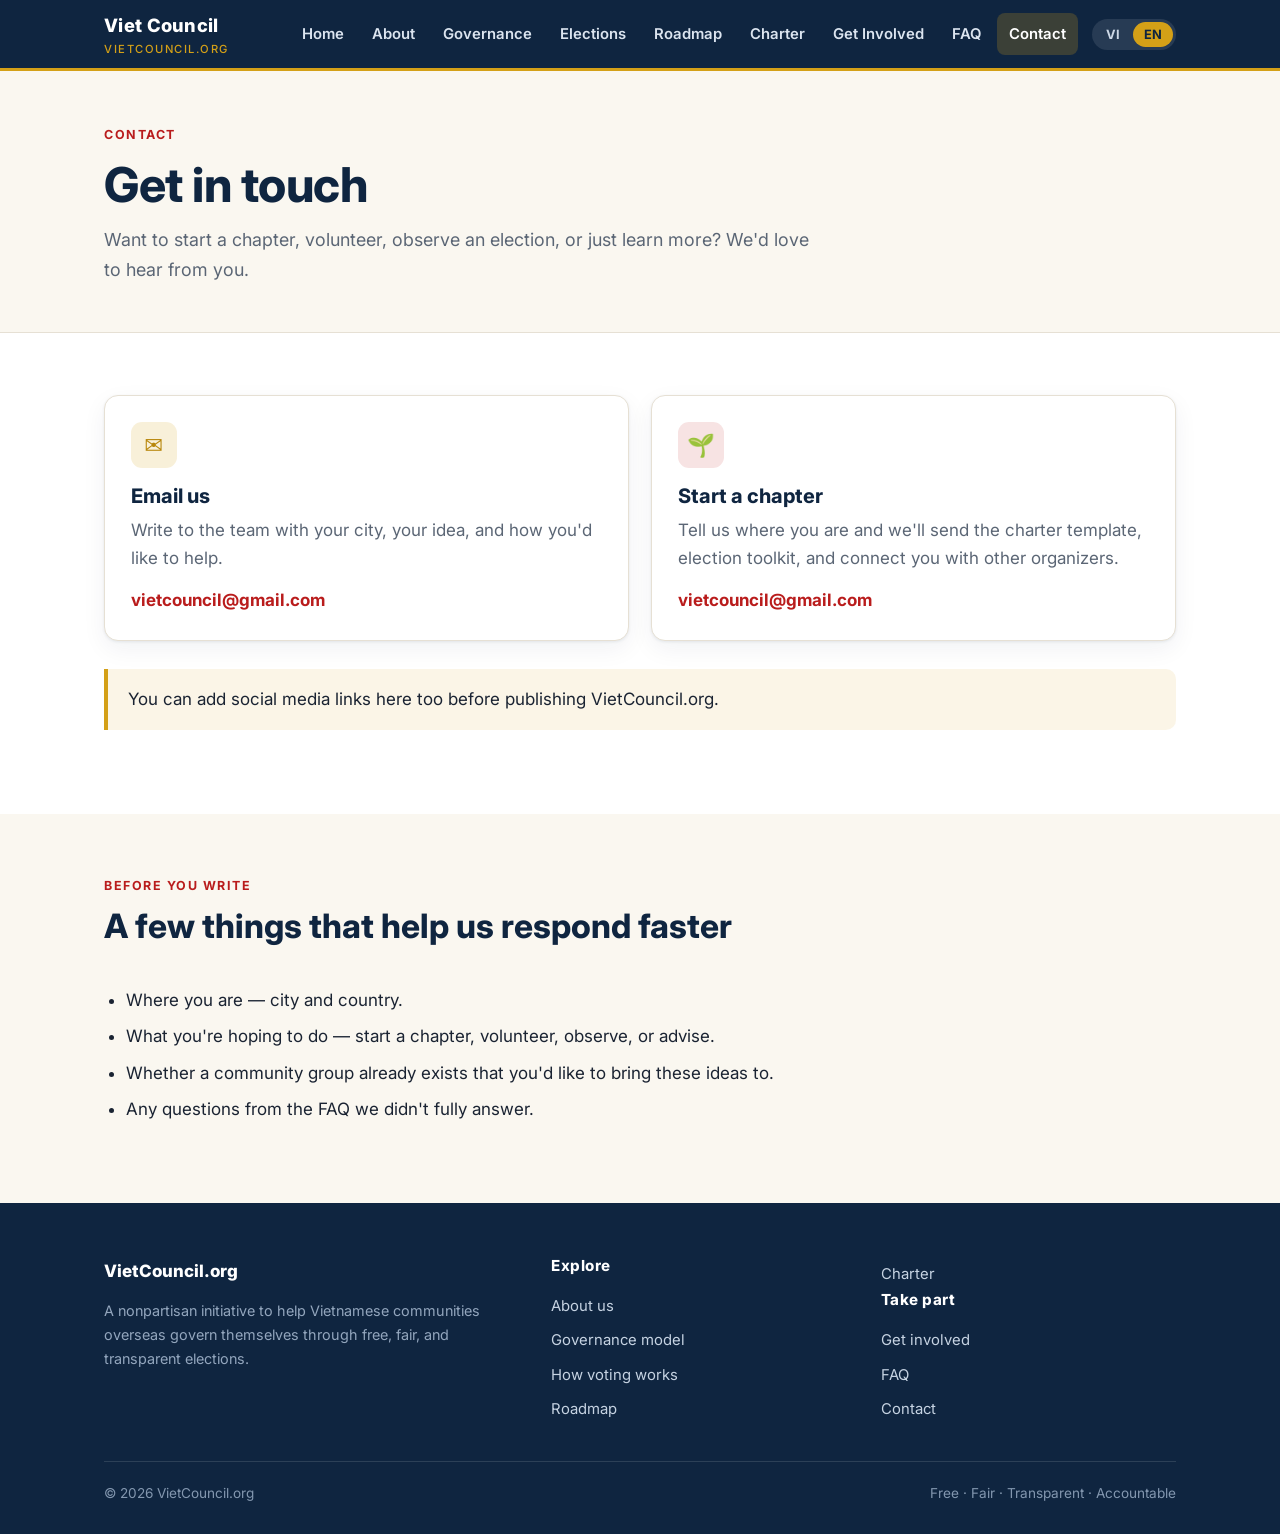
<file: contact.html>
<!DOCTYPE html>
<html lang="vi">
<head>
<meta charset="UTF-8">
<meta name="viewport" content="width=device-width, initial-scale=1">
<title>Contact — VietCouncil.org</title>
<meta name="description" content="Get in touch with Viet Council to start a chapter, volunteer, or ask a question.">
<link rel="preconnect" href="https://fonts.googleapis.com">
<link href="https://fonts.googleapis.com/css2?family=Inter:wght@400;500;600;700;800;900&display=swap" rel="stylesheet">
<link rel="stylesheet" href="css/styles.css">
</head>
<body>

<header class="topbar">
  <div class="wrap">
    <a class="brand" href="index.html"><span>Viet Council<small>VIETCOUNCIL.ORG</small></span></a>
    <button class="menu-btn" aria-label="Menu">&#9776;</button>
    <nav class="nav">
      <a href="index.html" data-en="Home" data-vi="Trang chủ">Trang chủ</a>
      <a href="about.html" data-en="About" data-vi="Giới thiệu">Giới thiệu</a>
      <a href="governance.html" data-en="Governance" data-vi="Thể chế">Thể chế</a>
      <a href="elections.html" data-en="Elections" data-vi="Bầu cử">Bầu cử</a>
      <a href="roadmap.html" data-en="Roadmap" data-vi="Lộ trình">Lộ trình</a>
      <a href="charter.html" data-en="Charter" data-vi="Hiến chương">Hiến chương</a>
      <a href="get-involved.html" data-en="Get Involved" data-vi="Tham gia">Tham gia</a>
      <a href="faq.html" data-en="FAQ" data-vi="Hỏi đáp">Hỏi đáp</a>
      <a href="contact.html" class="active" data-en="Contact" data-vi="Liên hệ">Liên hệ</a>
      <div class="langtoggle" role="group" aria-label="Language">
        <button class="lang-btn" data-lang="vi">VI</button>
        <button class="lang-btn" data-lang="en">EN</button>
      </div>
    </nav>
  </div>
</header>

<div class="pagehead">
  <div class="wrap">
    <div class="kicker" data-en="Contact" data-vi="Liên hệ">Liên hệ</div>
    <h1 data-en="Get in touch" data-vi="Kết nối với chúng tôi">Kết nối với chúng tôi</h1>
    <p data-en="Want to start a chapter, volunteer, observe an election, or just learn more? We'd love to hear from you."
       data-vi="Bạn muốn khởi lập chi hội, tình nguyện, giám sát bầu cử, hay chỉ đơn giản là tìm hiểu thêm? Chúng tôi rất mong nhận được tin từ bạn.">Bạn muốn khởi lập chi hội, tình nguyện, giám sát bầu cử, hay chỉ đơn giản là tìm hiểu thêm? Chúng tôi rất mong nhận được tin từ bạn.</p>
  </div>
</div>

<section>
  <div class="wrap">
    <div class="grid cols-2">
      <div class="card">
        <div class="icon">&#9993;</div>
        <h3 data-en="Email us" data-vi="Gửi email">Gửi email</h3>
        <p data-en="Write to the team with your city, your idea, and how you'd like to help." data-vi="Hãy viết cho nhóm, kèm thành phố của bạn, ý tưởng của bạn và cách bạn muốn góp sức.">Hãy viết cho nhóm, kèm thành phố của bạn, ý tưởng của bạn và cách bạn muốn góp sức.</p>
        <p style="margin-top:14px"><a href="mailto:vietcouncil@gmail.com" style="font-weight:700">vietcouncil@gmail.com</a></p>
      </div>
      <div class="card red">
        <div class="icon">&#127793;</div>
        <h3 data-en="Start a chapter" data-vi="Khởi lập chi hội">Khởi lập chi hội</h3>
        <p data-en="Tell us where you are and we'll send the charter template, election toolkit, and connect you with other organizers." data-vi="Cho chúng tôi biết bạn ở đâu, chúng tôi sẽ gửi hiến chương mẫu, bộ công cụ bầu cử và kết nối bạn với các nhà tổ chức khác.">Cho chúng tôi biết bạn ở đâu, chúng tôi sẽ gửi hiến chương mẫu, bộ công cụ bầu cử và kết nối bạn với các nhà tổ chức khác.</p>
        <p style="margin-top:14px"><a href="mailto:vietcouncil@gmail.com" style="font-weight:700">vietcouncil@gmail.com</a></p>
      </div>
    </div>

    <div class="note" style="margin-top:28px">
      <span data-en="You can add social media links here too before publishing VietCouncil.org."
            data-vi="Bạn cũng có thể thêm liên kết mạng xã hội tại đây trước khi công bố VietCouncil.org.">Bạn cũng có thể thêm liên kết mạng xã hội tại đây trước khi công bố VietCouncil.org.</span>
    </div>
  </div>
</section>

<section class="alt">
  <div class="wrap">
    <div class="section-lead">
      <div class="kicker" data-en="Before you write" data-vi="Trước khi bạn viết">Trước khi bạn viết</div>
      <h2 data-en="A few things that help us respond faster" data-vi="Vài điều giúp chúng tôi phản hồi nhanh hơn">Vài điều giúp chúng tôi phản hồi nhanh hơn</h2>
    </div>
    <div class="prose">
      <ul>
        <li data-en="Where you are — city and country." data-vi="Bạn ở đâu — thành phố và quốc gia.">Bạn ở đâu — thành phố và quốc gia.</li>
        <li data-en="What you're hoping to do — start a chapter, volunteer, observe, or advise." data-vi="Bạn mong muốn làm gì — khởi lập chi hội, tình nguyện, giám sát hay cố vấn.">Bạn mong muốn làm gì — khởi lập chi hội, tình nguyện, giám sát hay cố vấn.</li>
        <li data-en="Whether a community group already exists that you'd like to bring these ideas to." data-vi="Liệu đã có một nhóm cộng đồng nào sẵn có mà bạn muốn mang những ý tưởng này đến.">Liệu đã có một nhóm cộng đồng nào sẵn có mà bạn muốn mang những ý tưởng này đến.</li>
        <li data-en="Any questions from the FAQ we didn't fully answer." data-vi="Bất kỳ câu hỏi nào trong phần Hỏi đáp mà chúng tôi chưa giải đáp trọn vẹn.">Bất kỳ câu hỏi nào trong phần Hỏi đáp mà chúng tôi chưa giải đáp trọn vẹn.</li>
      </ul>
    </div>
  </div>
</section>

<footer class="site">
  <div class="wrap">
    <div class="cols">
      <div>
        <div class="fbrand"> VietCouncil.org</div>
        <p data-en="A nonpartisan initiative to help Vietnamese communities overseas govern themselves through free, fair, and transparent elections."
           data-vi="Một sáng kiến phi đảng phái nhằm giúp cộng đồng người Việt hải ngoại tự quản trị thông qua bầu cử tự do, công bằng và minh bạch.">Một sáng kiến phi đảng phái nhằm giúp cộng đồng người Việt hải ngoại tự quản trị thông qua bầu cử tự do, công bằng và minh bạch.</p>
      </div>
      <div>
        <h4 data-en="Explore" data-vi="Khám phá">Khám phá</h4>
        <a href="about.html" data-en="About us" data-vi="Giới thiệu">Giới thiệu</a>
        <a href="governance.html" data-en="Governance model" data-vi="Mô hình thể chế">Mô hình thể chế</a>
        <a href="elections.html" data-en="How voting works" data-vi="Cách thức bầu cử">Cách thức bầu cử</a>
        <a href="roadmap.html" data-en="Roadmap" data-vi="Lộ trình">Lộ trình</a>
      </div>
      <div>
        <a href="charter.html" data-en="Charter" data-vi="Hiến chương">Hiến chương</a>
        <h4 data-en="Take part" data-vi="Tham gia">Tham gia</h4>
        <a href="get-involved.html" data-en="Get involved" data-vi="Tham gia">Tham gia</a>
        <a href="faq.html" data-en="FAQ" data-vi="Hỏi đáp">Hỏi đáp</a>
        <a href="contact.html" data-en="Contact" data-vi="Liên hệ">Liên hệ</a>
      </div>
    </div>
    <div class="bottom">
      <span>&copy; <span data-year>2026</span> VietCouncil.org</span>
      <span data-en="Free &middot; Fair &middot; Transparent &middot; Accountable" data-vi="Tự do &middot; Công bằng &middot; Minh bạch &middot; Trách nhiệm">Tự do &middot; Công bằng &middot; Minh bạch &middot; Trách nhiệm</span>
    </div>
  </div>
</footer>

<script src="js/main.js"></script>
</body>
</html>
</file>
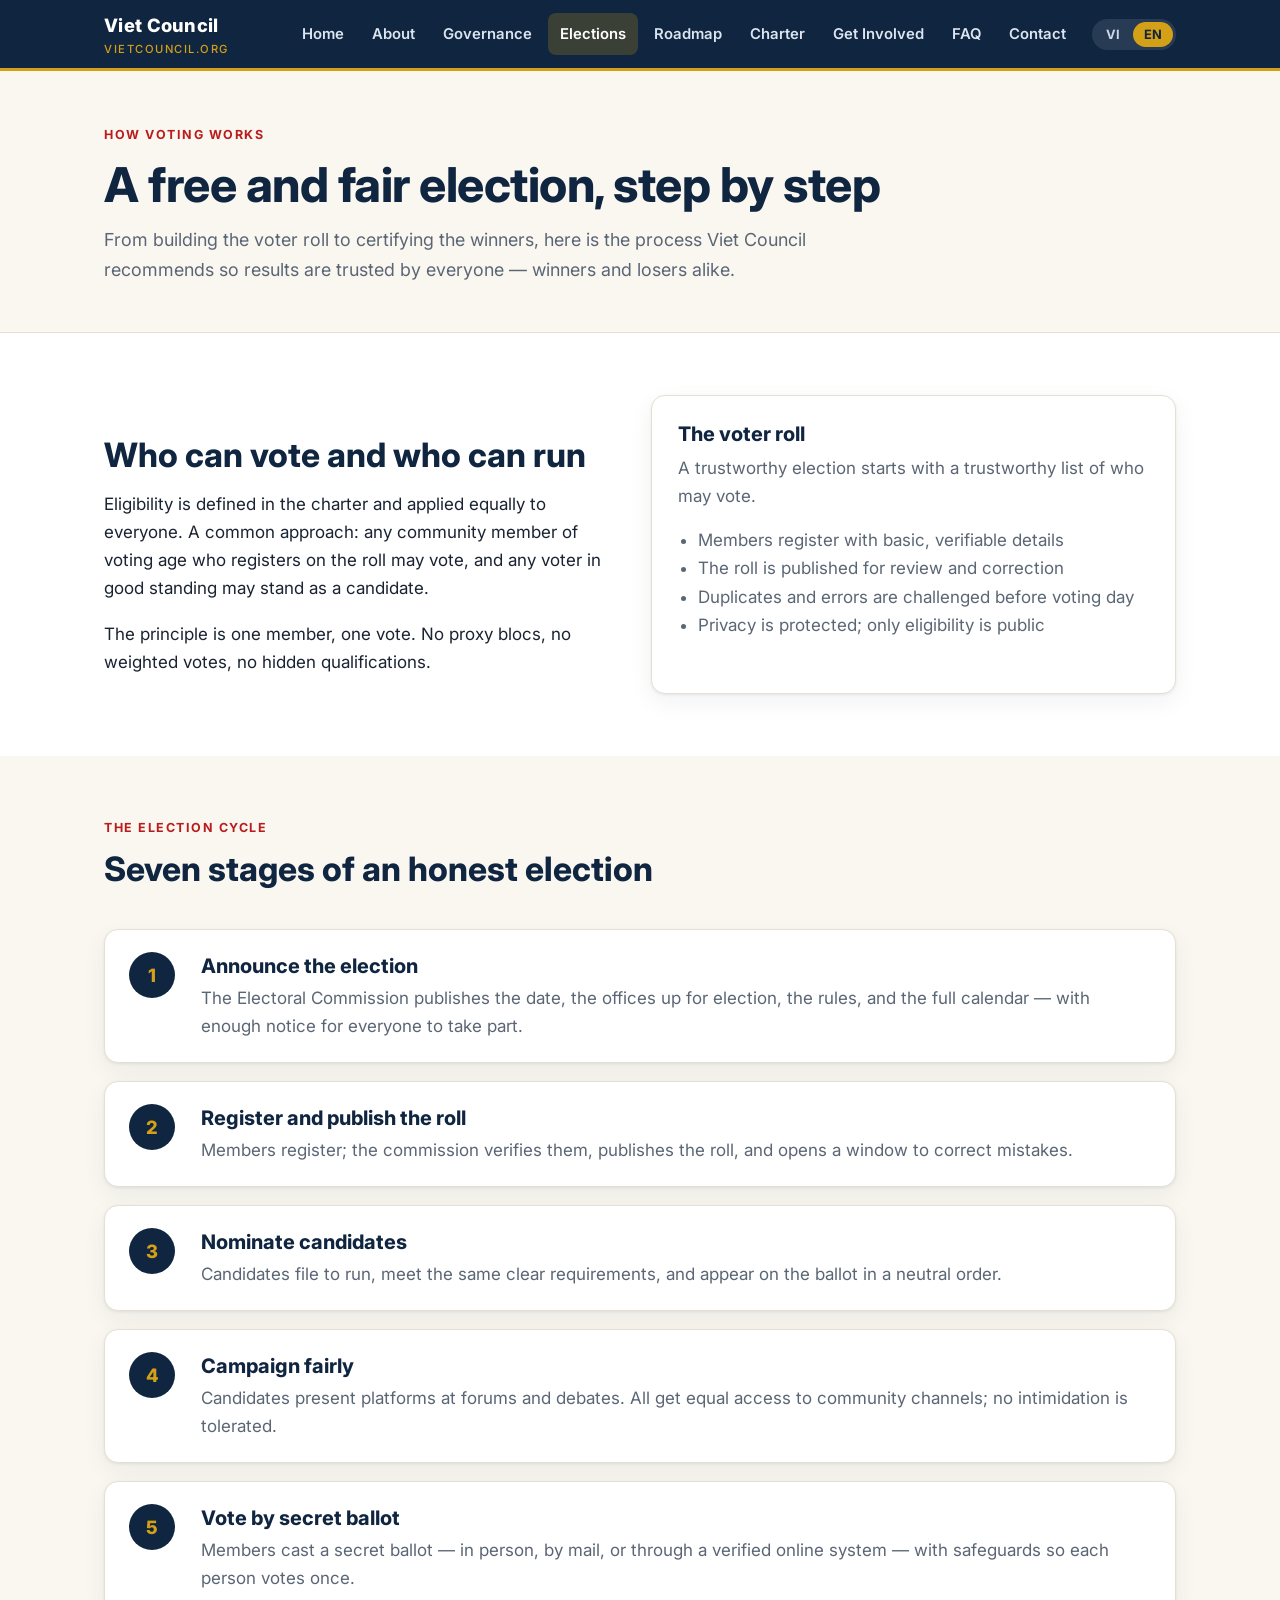
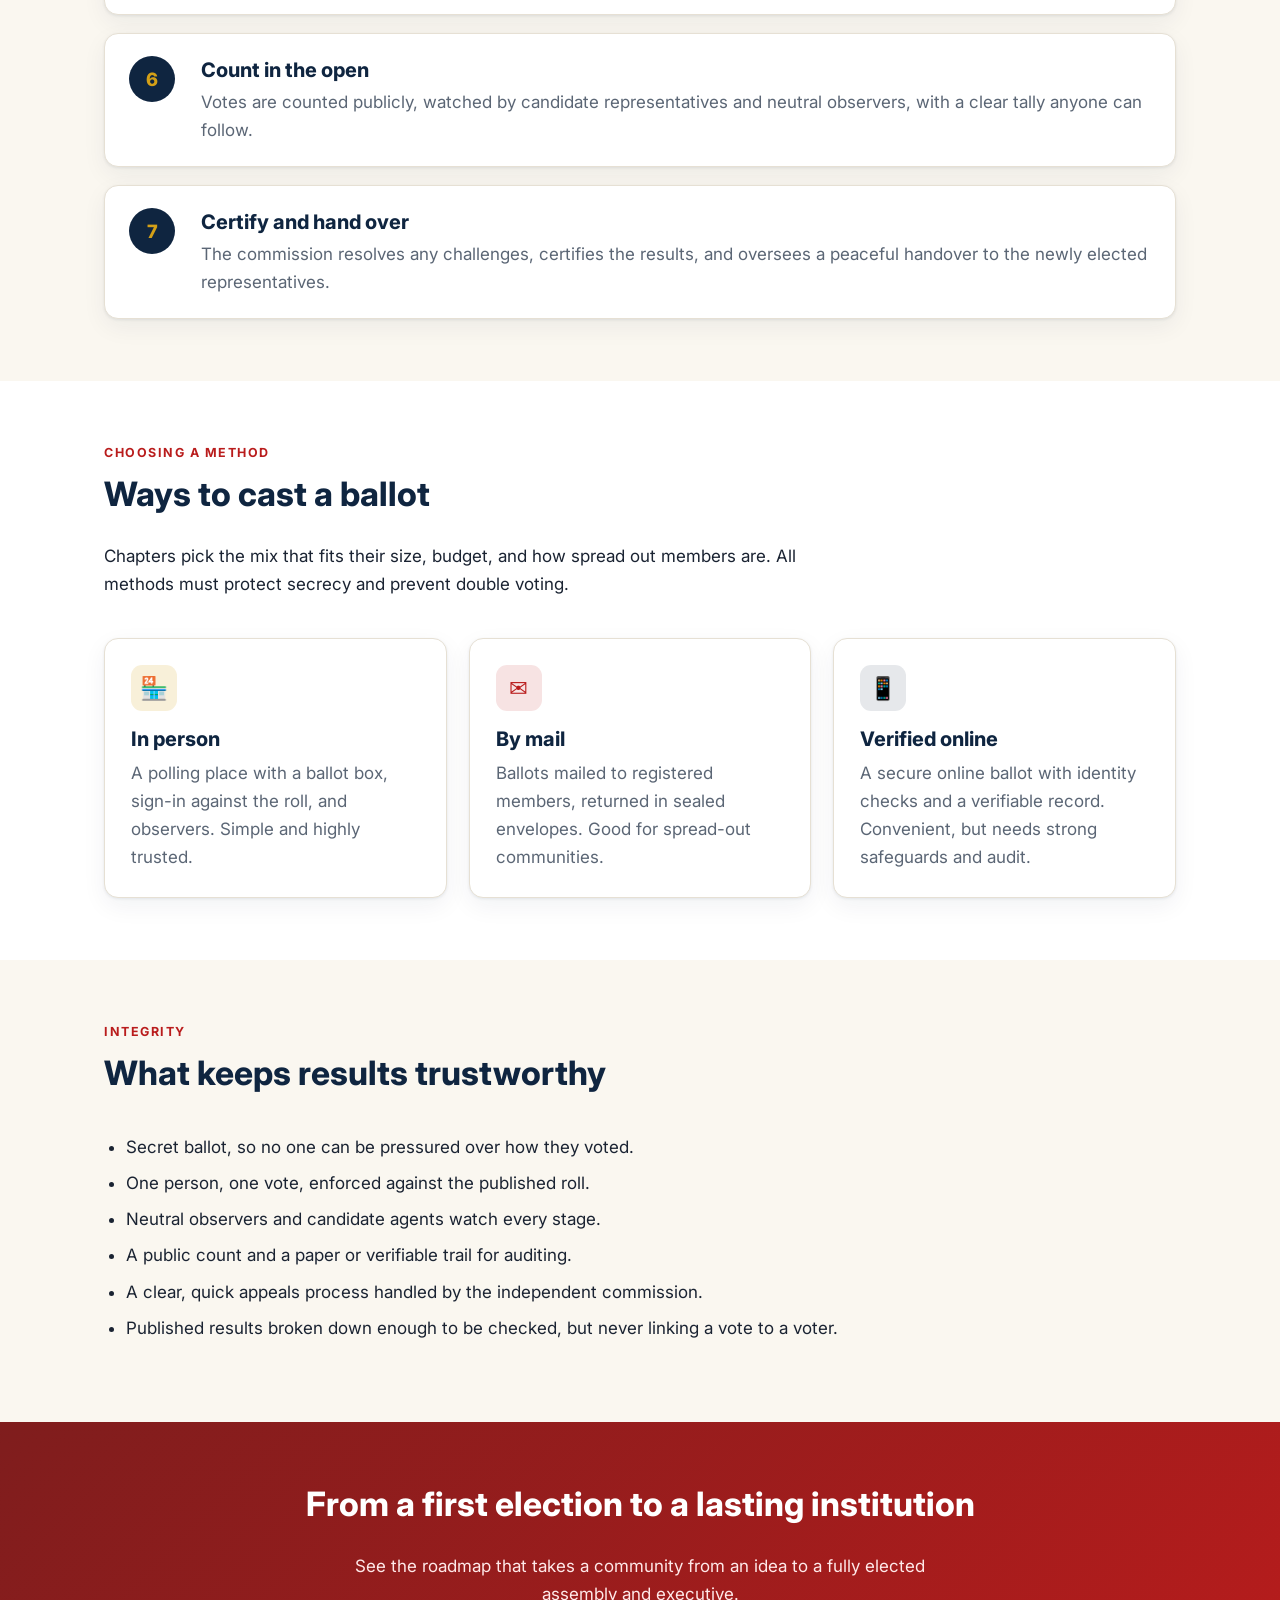
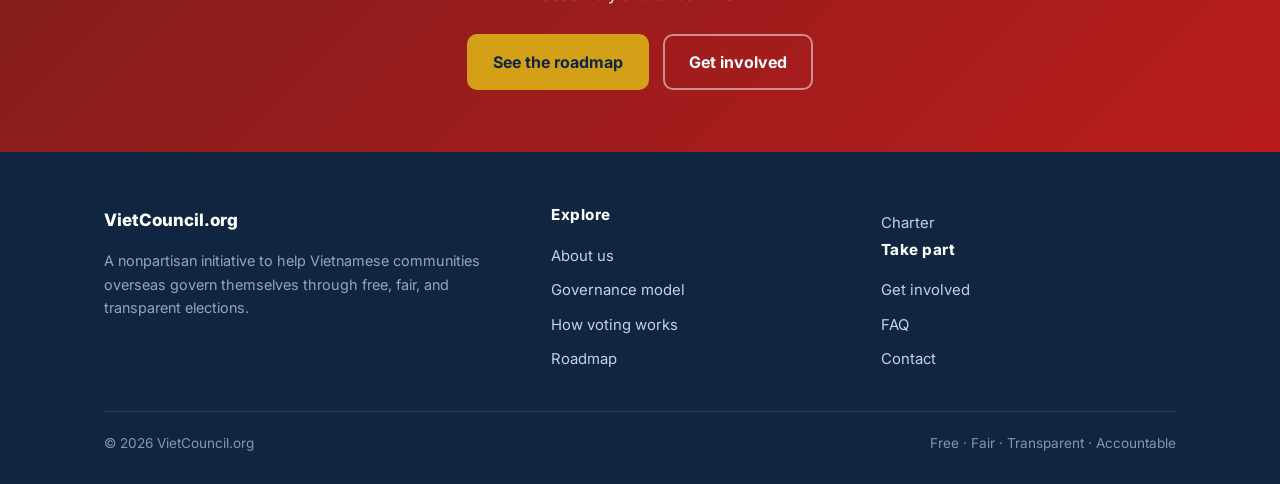
<file: elections.html>
<!DOCTYPE html>
<html lang="vi">
<head>
<meta charset="UTF-8">
<meta name="viewport" content="width=device-width, initial-scale=1">
<title>How Voting Works — VietCouncil.org</title>
<meta name="description" content="How a free and fair election runs for a Vietnamese community chapter, from voter roll to certified results.">
<link rel="preconnect" href="https://fonts.googleapis.com">
<link href="https://fonts.googleapis.com/css2?family=Inter:wght@400;500;600;700;800;900&display=swap" rel="stylesheet">
<link rel="stylesheet" href="css/styles.css">
</head>
<body>

<header class="topbar">
  <div class="wrap">
    <a class="brand" href="index.html"><span>Viet Council<small>VIETCOUNCIL.ORG</small></span></a>
    <button class="menu-btn" aria-label="Menu">&#9776;</button>
    <nav class="nav">
      <a href="index.html" data-en="Home" data-vi="Trang chủ">Trang chủ</a>
      <a href="about.html" data-en="About" data-vi="Giới thiệu">Giới thiệu</a>
      <a href="governance.html" data-en="Governance" data-vi="Thể chế">Thể chế</a>
      <a href="elections.html" class="active" data-en="Elections" data-vi="Bầu cử">Bầu cử</a>
      <a href="roadmap.html" data-en="Roadmap" data-vi="Lộ trình">Lộ trình</a>
      <a href="charter.html" data-en="Charter" data-vi="Hiến chương">Hiến chương</a>
      <a href="get-involved.html" data-en="Get Involved" data-vi="Tham gia">Tham gia</a>
      <a href="faq.html" data-en="FAQ" data-vi="Hỏi đáp">Hỏi đáp</a>
      <a href="contact.html" data-en="Contact" data-vi="Liên hệ">Liên hệ</a>
      <div class="langtoggle" role="group" aria-label="Language">
        <button class="lang-btn" data-lang="vi">VI</button>
        <button class="lang-btn" data-lang="en">EN</button>
      </div>
    </nav>
  </div>
</header>

<div class="pagehead">
  <div class="wrap">
    <div class="kicker" data-en="How voting works" data-vi="Cách thức bầu cử">Cách thức bầu cử</div>
    <h1 data-en="A free and fair election, step by step" data-vi="Một cuộc bầu cử tự do và công bằng, từng bước một">Một cuộc bầu cử tự do và công bằng, từng bước một</h1>
    <p data-en="From building the voter roll to certifying the winners, here is the process Viet Council recommends so results are trusted by everyone — winners and losers alike."
       data-vi="Từ khâu lập danh sách cử tri đến khâu xác nhận người trúng cử, đây là quy trình Viet Council đề xuất để kết quả được mọi người tin tưởng — cả người thắng lẫn người thua.">Từ khâu lập danh sách cử tri đến khâu xác nhận người trúng cử, đây là quy trình Viet Council đề xuất để kết quả được mọi người tin tưởng — cả người thắng lẫn người thua.</p>
  </div>
</div>

<!-- WHO CAN VOTE -->
<section>
  <div class="wrap">
    <div class="grid cols-2">
      <div class="prose" style="margin:0">
        <h2 data-en="Who can vote and who can run" data-vi="Ai được bỏ phiếu và ai được ứng cử">Ai được bỏ phiếu và ai được ứng cử</h2>
        <p data-en="Eligibility is defined in the charter and applied equally to everyone. A common approach: any community member of voting age who registers on the roll may vote, and any voter in good standing may stand as a candidate."
           data-vi="Điều kiện tham gia được quy định trong hiến chương và áp dụng bình đẳng cho mọi người. Một cách phổ biến: bất kỳ thành viên cộng đồng nào đến tuổi bầu cử và ghi danh vào danh sách đều được bỏ phiếu, và bất kỳ cử tri nào có tư cách tốt đều có thể ra ứng cử.">Điều kiện tham gia được quy định trong hiến chương và áp dụng bình đẳng cho mọi người. Một cách phổ biến: bất kỳ thành viên cộng đồng nào đến tuổi bầu cử và ghi danh vào danh sách đều được bỏ phiếu, và bất kỳ cử tri nào có tư cách tốt đều có thể ra ứng cử.</p>
        <p data-en="The principle is one member, one vote. No proxy blocs, no weighted votes, no hidden qualifications."
           data-vi="Nguyên tắc là mỗi thành viên, một lá phiếu. Không có khối phiếu ủy nhiệm, không có phiếu tính trọng số, không có điều kiện ẩn giấu.">Nguyên tắc là mỗi thành viên, một lá phiếu. Không có khối phiếu ủy nhiệm, không có phiếu tính trọng số, không có điều kiện ẩn giấu.</p>
      </div>
      <div class="card navy">
        <h3 data-en="The voter roll" data-vi="Danh sách cử tri">Danh sách cử tri</h3>
        <p style="color:var(--muted);margin:8px 0 16px" data-en="A trustworthy election starts with a trustworthy list of who may vote." data-vi="Một cuộc bầu cử đáng tin bắt đầu từ một danh sách đáng tin về những ai được bỏ phiếu.">Một cuộc bầu cử đáng tin bắt đầu từ một danh sách đáng tin về những ai được bỏ phiếu.</p>
        <ul style="color:var(--muted);padding-left:20px;margin:0">
          <li data-en="Members register with basic, verifiable details" data-vi="Thành viên ghi danh bằng thông tin cơ bản, có thể xác minh">Thành viên ghi danh bằng thông tin cơ bản, có thể xác minh</li>
          <li data-en="The roll is published for review and correction" data-vi="Danh sách được công bố để rà soát và chỉnh sửa">Danh sách được công bố để rà soát và chỉnh sửa</li>
          <li data-en="Duplicates and errors are challenged before voting day" data-vi="Trùng lặp và sai sót được khiếu nại trước ngày bầu cử">Trùng lặp và sai sót được khiếu nại trước ngày bầu cử</li>
          <li data-en="Privacy is protected; only eligibility is public" data-vi="Quyền riêng tư được bảo vệ; chỉ điều kiện hợp lệ là công khai">Quyền riêng tư được bảo vệ; chỉ điều kiện hợp lệ là công khai</li>
        </ul>
      </div>
    </div>
  </div>
</section>

<!-- THE STEPS -->
<section class="alt">
  <div class="wrap">
    <div class="section-lead">
      <div class="kicker" data-en="The election cycle" data-vi="Chu trình bầu cử">Chu trình bầu cử</div>
      <h2 data-en="Seven stages of an honest election" data-vi="Bảy giai đoạn của một cuộc bầu cử trung thực">Bảy giai đoạn của một cuộc bầu cử trung thực</h2>
    </div>
    <div class="steps">
      <div class="step"><div class="num"></div><div>
        <h3 data-en="Announce the election" data-vi="Loan báo cuộc bầu cử">Loan báo cuộc bầu cử</h3>
        <p data-en="The Electoral Commission publishes the date, the offices up for election, the rules, and the full calendar — with enough notice for everyone to take part." data-vi="Ủy ban Bầu cử công bố ngày bầu cử, các chức vụ sẽ bầu, luật lệ và toàn bộ lịch trình — với thời gian báo trước đủ để mọi người tham gia.">Ủy ban Bầu cử công bố ngày bầu cử, các chức vụ sẽ bầu, luật lệ và toàn bộ lịch trình — với thời gian báo trước đủ để mọi người tham gia.</p>
      </div></div>
      <div class="step"><div class="num"></div><div>
        <h3 data-en="Register and publish the roll" data-vi="Ghi danh và công bố danh sách">Ghi danh và công bố danh sách</h3>
        <p data-en="Members register; the commission verifies them, publishes the roll, and opens a window to correct mistakes." data-vi="Thành viên ghi danh; ủy ban xác minh, công bố danh sách và mở thời hạn để sửa sai sót.">Thành viên ghi danh; ủy ban xác minh, công bố danh sách và mở thời hạn để sửa sai sót.</p>
      </div></div>
      <div class="step"><div class="num"></div><div>
        <h3 data-en="Nominate candidates" data-vi="Đề cử ứng viên">Đề cử ứng viên</h3>
        <p data-en="Candidates file to run, meet the same clear requirements, and appear on the ballot in a neutral order." data-vi="Ứng viên nộp đơn ra tranh cử, đáp ứng cùng những yêu cầu rõ ràng, và xuất hiện trên lá phiếu theo thứ tự trung lập.">Ứng viên nộp đơn ra tranh cử, đáp ứng cùng những yêu cầu rõ ràng, và xuất hiện trên lá phiếu theo thứ tự trung lập.</p>
      </div></div>
      <div class="step"><div class="num"></div><div>
        <h3 data-en="Campaign fairly" data-vi="Vận động công bằng">Vận động công bằng</h3>
        <p data-en="Candidates present platforms at forums and debates. All get equal access to community channels; no intimidation is tolerated." data-vi="Ứng viên trình bày cương lĩnh tại các diễn đàn và tranh luận. Ai cũng được tiếp cận bình đẳng các kênh cộng đồng; không dung túng bất kỳ sự đe dọa nào.">Ứng viên trình bày cương lĩnh tại các diễn đàn và tranh luận. Ai cũng được tiếp cận bình đẳng các kênh cộng đồng; không dung túng bất kỳ sự đe dọa nào.</p>
      </div></div>
      <div class="step"><div class="num"></div><div>
        <h3 data-en="Vote by secret ballot" data-vi="Bỏ phiếu kín">Bỏ phiếu kín</h3>
        <p data-en="Members cast a secret ballot — in person, by mail, or through a verified online system — with safeguards so each person votes once." data-vi="Thành viên bỏ phiếu kín — trực tiếp, qua bưu điện, hoặc qua một hệ thống trực tuyến đã xác minh — với các biện pháp bảo đảm mỗi người chỉ bỏ một lần.">Thành viên bỏ phiếu kín — trực tiếp, qua bưu điện, hoặc qua một hệ thống trực tuyến đã xác minh — với các biện pháp bảo đảm mỗi người chỉ bỏ một lần.</p>
      </div></div>
      <div class="step"><div class="num"></div><div>
        <h3 data-en="Count in the open" data-vi="Kiểm phiếu công khai">Kiểm phiếu công khai</h3>
        <p data-en="Votes are counted publicly, watched by candidate representatives and neutral observers, with a clear tally anyone can follow." data-vi="Phiếu được kiểm công khai, dưới sự chứng kiến của đại diện ứng viên và giám sát viên trung lập, với bảng kiểm phiếu rõ ràng mà ai cũng theo dõi được.">Phiếu được kiểm công khai, dưới sự chứng kiến của đại diện ứng viên và giám sát viên trung lập, với bảng kiểm phiếu rõ ràng mà ai cũng theo dõi được.</p>
      </div></div>
      <div class="step"><div class="num"></div><div>
        <h3 data-en="Certify and hand over" data-vi="Xác nhận và bàn giao">Xác nhận và bàn giao</h3>
        <p data-en="The commission resolves any challenges, certifies the results, and oversees a peaceful handover to the newly elected representatives." data-vi="Ủy ban giải quyết mọi khiếu nại, xác nhận kết quả và giám sát việc chuyển giao ôn hòa cho những đại diện vừa được bầu.">Ủy ban giải quyết mọi khiếu nại, xác nhận kết quả và giám sát việc chuyển giao ôn hòa cho những đại diện vừa được bầu.</p>
      </div></div>
    </div>
  </div>
</section>

<!-- VOTING METHODS -->
<section>
  <div class="wrap">
    <div class="section-lead">
      <div class="kicker" data-en="Choosing a method" data-vi="Chọn phương thức">Chọn phương thức</div>
      <h2 data-en="Ways to cast a ballot" data-vi="Các cách bỏ phiếu">Các cách bỏ phiếu</h2>
      <p data-en="Chapters pick the mix that fits their size, budget, and how spread out members are. All methods must protect secrecy and prevent double voting."
         data-vi="Các chi hội chọn cách kết hợp phù hợp với quy mô, ngân sách và mức độ phân tán của thành viên. Mọi phương thức đều phải bảo đảm bí mật và ngăn bỏ phiếu hai lần.">Các chi hội chọn cách kết hợp phù hợp với quy mô, ngân sách và mức độ phân tán của thành viên. Mọi phương thức đều phải bảo đảm bí mật và ngăn bỏ phiếu hai lần.</p>
    </div>
    <div class="grid cols-3">
      <div class="card">
        <div class="icon">&#127978;</div>
        <h3 data-en="In person" data-vi="Trực tiếp">Trực tiếp</h3>
        <p data-en="A polling place with a ballot box, sign-in against the roll, and observers. Simple and highly trusted." data-vi="Một điểm bỏ phiếu với thùng phiếu, đối chiếu danh sách khi ký tên, và có giám sát viên. Đơn giản và rất đáng tin.">Một điểm bỏ phiếu với thùng phiếu, đối chiếu danh sách khi ký tên, và có giám sát viên. Đơn giản và rất đáng tin.</p>
      </div>
      <div class="card red">
        <div class="icon">&#9993;</div>
        <h3 data-en="By mail" data-vi="Qua bưu điện">Qua bưu điện</h3>
        <p data-en="Ballots mailed to registered members, returned in sealed envelopes. Good for spread-out communities." data-vi="Phiếu được gửi tới thành viên đã ghi danh, trả về trong phong bì niêm phong. Phù hợp với cộng đồng phân tán.">Phiếu được gửi tới thành viên đã ghi danh, trả về trong phong bì niêm phong. Phù hợp với cộng đồng phân tán.</p>
      </div>
      <div class="card navy">
        <div class="icon">&#128241;</div>
        <h3 data-en="Verified online" data-vi="Trực tuyến có xác minh">Trực tuyến có xác minh</h3>
        <p data-en="A secure online ballot with identity checks and a verifiable record. Convenient, but needs strong safeguards and audit." data-vi="Một lá phiếu trực tuyến an toàn với kiểm tra danh tính và hồ sơ có thể kiểm chứng. Tiện lợi, nhưng cần biện pháp bảo vệ và kiểm toán chặt chẽ.">Một lá phiếu trực tuyến an toàn với kiểm tra danh tính và hồ sơ có thể kiểm chứng. Tiện lợi, nhưng cần biện pháp bảo vệ và kiểm toán chặt chẽ.</p>
      </div>
    </div>
  </div>
</section>

<!-- SAFEGUARDS -->
<section class="alt">
  <div class="wrap">
    <div class="section-lead">
      <div class="kicker" data-en="Integrity" data-vi="Sự liêm chính">Sự liêm chính</div>
      <h2 data-en="What keeps results trustworthy" data-vi="Điều gì giữ cho kết quả đáng tin">Điều gì giữ cho kết quả đáng tin</h2>
    </div>
    <div class="prose">
      <ul>
        <li data-en="Secret ballot, so no one can be pressured over how they voted." data-vi="Phiếu kín, để không ai bị áp lực về cách mình đã bỏ phiếu.">Phiếu kín, để không ai bị áp lực về cách mình đã bỏ phiếu.</li>
        <li data-en="One person, one vote, enforced against the published roll." data-vi="Mỗi người một phiếu, được kiểm soát dựa trên danh sách đã công bố.">Mỗi người một phiếu, được kiểm soát dựa trên danh sách đã công bố.</li>
        <li data-en="Neutral observers and candidate agents watch every stage." data-vi="Giám sát viên trung lập và đại diện ứng viên chứng kiến mọi giai đoạn.">Giám sát viên trung lập và đại diện ứng viên chứng kiến mọi giai đoạn.</li>
        <li data-en="A public count and a paper or verifiable trail for auditing." data-vi="Kiểm phiếu công khai và một dấu vết trên giấy hoặc có thể kiểm chứng để kiểm toán.">Kiểm phiếu công khai và một dấu vết trên giấy hoặc có thể kiểm chứng để kiểm toán.</li>
        <li data-en="A clear, quick appeals process handled by the independent commission." data-vi="Một quy trình khiếu nại rõ ràng, nhanh chóng do ủy ban độc lập xử lý.">Một quy trình khiếu nại rõ ràng, nhanh chóng do ủy ban độc lập xử lý.</li>
        <li data-en="Published results broken down enough to be checked, but never linking a vote to a voter." data-vi="Kết quả được công bố chi tiết đủ để kiểm tra, nhưng không bao giờ gắn một lá phiếu với một cử tri.">Kết quả được công bố chi tiết đủ để kiểm tra, nhưng không bao giờ gắn một lá phiếu với một cử tri.</li>
      </ul>
    </div>
  </div>
</section>

<section class="band">
  <div class="wrap">
    <h2 data-en="From a first election to a lasting institution" data-vi="Từ cuộc bầu cử đầu tiên đến một định chế bền vững">Từ cuộc bầu cử đầu tiên đến một định chế bền vững</h2>
    <p data-en="See the roadmap that takes a community from an idea to a fully elected assembly and executive."
       data-vi="Hãy xem lộ trình đưa một cộng đồng từ ý tưởng đến một hội đồng và ban điều hành được bầu đầy đủ.">Hãy xem lộ trình đưa một cộng đồng từ ý tưởng đến một hội đồng và ban điều hành được bầu đầy đủ.</p>
    <div class="btnrow" style="justify-content:center">
      <a class="btn btn-gold" href="roadmap.html" data-en="See the roadmap" data-vi="Xem lộ trình">Xem lộ trình</a>
      <a class="btn btn-ghost" href="get-involved.html" data-en="Get involved" data-vi="Tham gia">Tham gia</a>
    </div>
  </div>
</section>

<footer class="site">
  <div class="wrap">
    <div class="cols">
      <div>
        <div class="fbrand"> VietCouncil.org</div>
        <p data-en="A nonpartisan initiative to help Vietnamese communities overseas govern themselves through free, fair, and transparent elections."
           data-vi="Một sáng kiến phi đảng phái nhằm giúp cộng đồng người Việt hải ngoại tự quản trị thông qua bầu cử tự do, công bằng và minh bạch.">Một sáng kiến phi đảng phái nhằm giúp cộng đồng người Việt hải ngoại tự quản trị thông qua bầu cử tự do, công bằng và minh bạch.</p>
      </div>
      <div>
        <h4 data-en="Explore" data-vi="Khám phá">Khám phá</h4>
        <a href="about.html" data-en="About us" data-vi="Giới thiệu">Giới thiệu</a>
        <a href="governance.html" data-en="Governance model" data-vi="Mô hình thể chế">Mô hình thể chế</a>
        <a href="elections.html" data-en="How voting works" data-vi="Cách thức bầu cử">Cách thức bầu cử</a>
        <a href="roadmap.html" data-en="Roadmap" data-vi="Lộ trình">Lộ trình</a>
      </div>
      <div>
        <a href="charter.html" data-en="Charter" data-vi="Hiến chương">Hiến chương</a>
        <h4 data-en="Take part" data-vi="Tham gia">Tham gia</h4>
        <a href="get-involved.html" data-en="Get involved" data-vi="Tham gia">Tham gia</a>
        <a href="faq.html" data-en="FAQ" data-vi="Hỏi đáp">Hỏi đáp</a>
        <a href="contact.html" data-en="Contact" data-vi="Liên hệ">Liên hệ</a>
      </div>
    </div>
    <div class="bottom">
      <span>&copy; <span data-year>2026</span> VietCouncil.org</span>
      <span data-en="Free &middot; Fair &middot; Transparent &middot; Accountable" data-vi="Tự do &middot; Công bằng &middot; Minh bạch &middot; Trách nhiệm">Tự do &middot; Công bằng &middot; Minh bạch &middot; Trách nhiệm</span>
    </div>
  </div>
</footer>

<script src="js/main.js"></script>
</body>
</html>
</file>
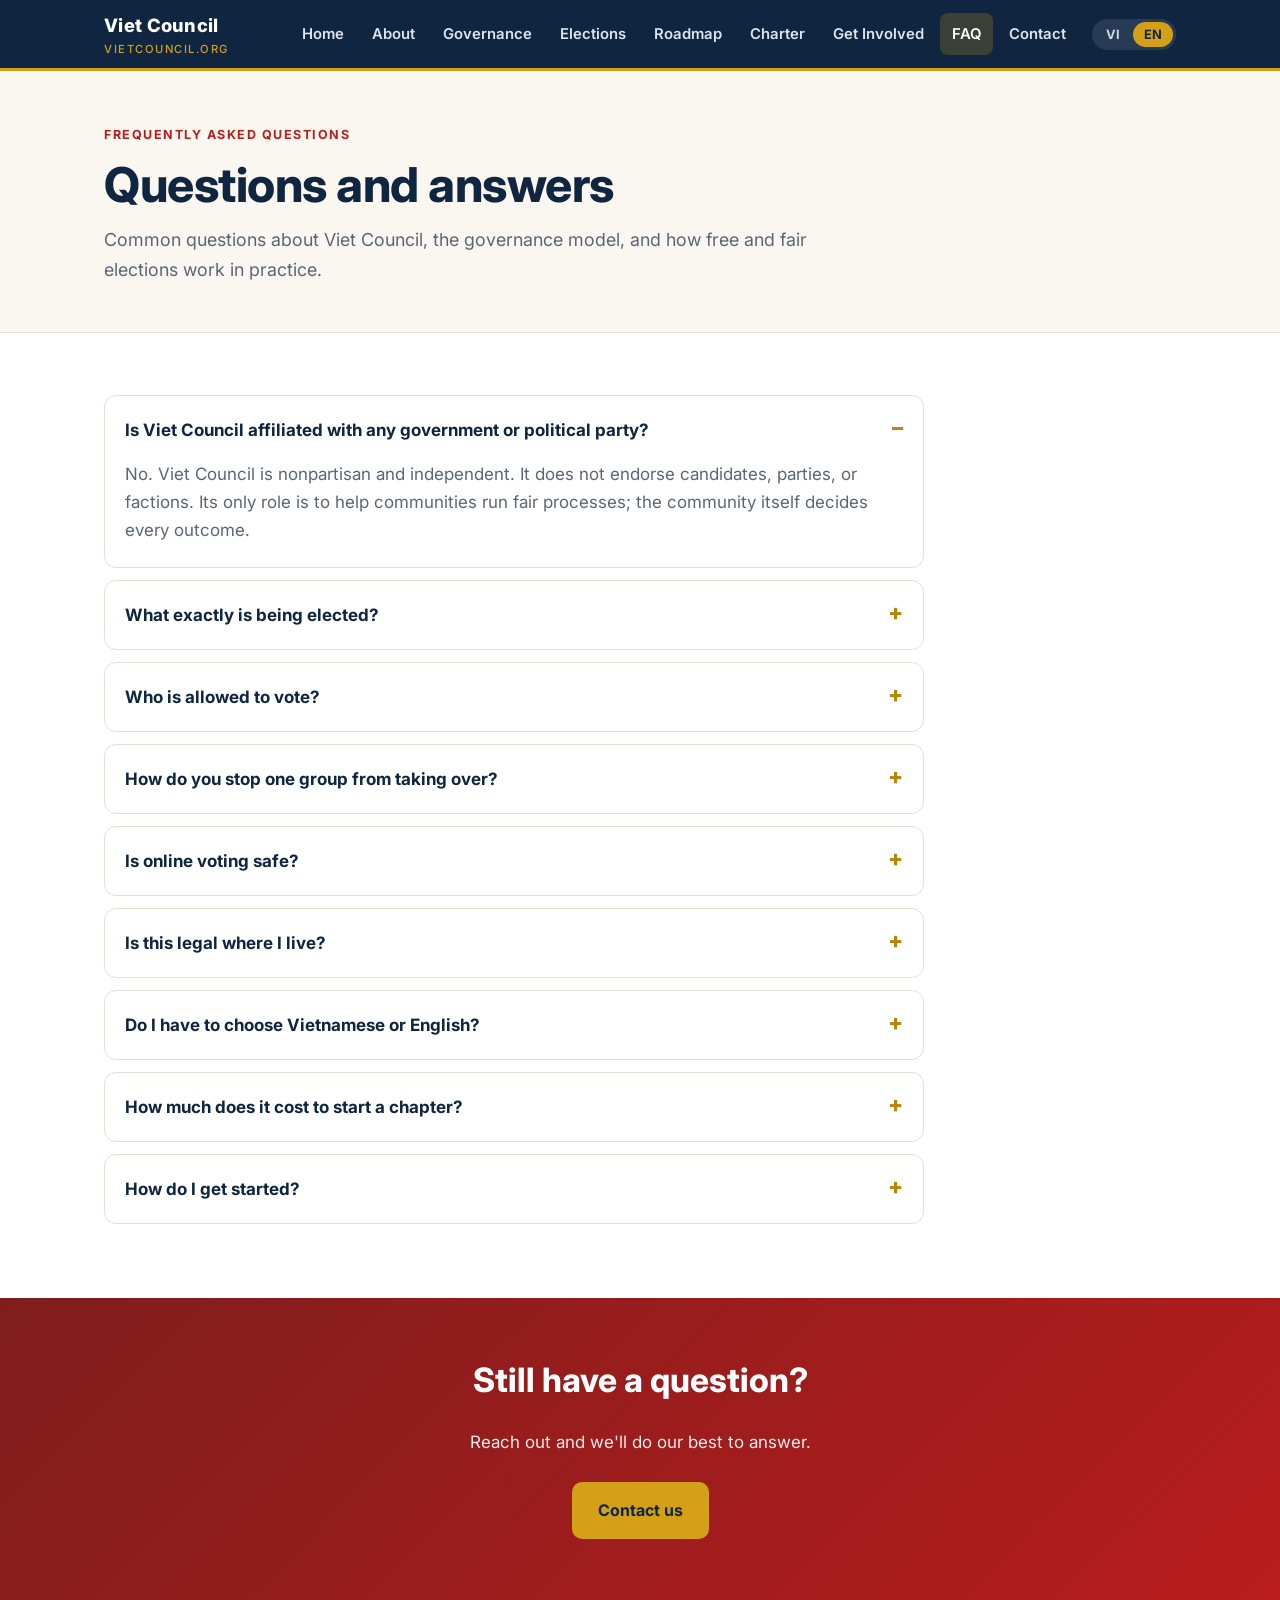
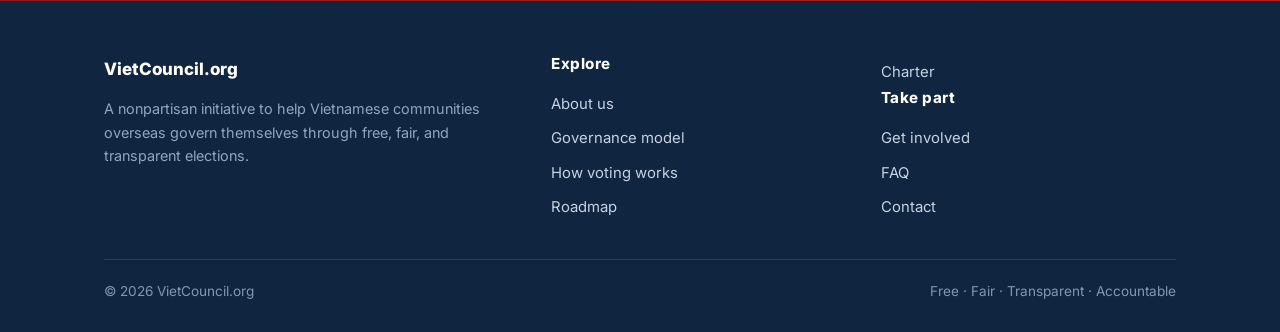
<file: faq.html>
<!DOCTYPE html>
<html lang="vi">
<head>
<meta charset="UTF-8">
<meta name="viewport" content="width=device-width, initial-scale=1">
<title>FAQ — VietCouncil.org</title>
<meta name="description" content="Frequently asked questions about Viet Council, its governance model, and how elections work.">
<link rel="preconnect" href="https://fonts.googleapis.com">
<link href="https://fonts.googleapis.com/css2?family=Inter:wght@400;500;600;700;800;900&display=swap" rel="stylesheet">
<link rel="stylesheet" href="css/styles.css">
</head>
<body>

<header class="topbar">
  <div class="wrap">
    <a class="brand" href="index.html"><span>Viet Council<small>VIETCOUNCIL.ORG</small></span></a>
    <button class="menu-btn" aria-label="Menu">&#9776;</button>
    <nav class="nav">
      <a href="index.html" data-en="Home" data-vi="Trang chủ">Trang chủ</a>
      <a href="about.html" data-en="About" data-vi="Giới thiệu">Giới thiệu</a>
      <a href="governance.html" data-en="Governance" data-vi="Thể chế">Thể chế</a>
      <a href="elections.html" data-en="Elections" data-vi="Bầu cử">Bầu cử</a>
      <a href="roadmap.html" data-en="Roadmap" data-vi="Lộ trình">Lộ trình</a>
      <a href="charter.html" data-en="Charter" data-vi="Hiến chương">Hiến chương</a>
      <a href="get-involved.html" data-en="Get Involved" data-vi="Tham gia">Tham gia</a>
      <a href="faq.html" class="active" data-en="FAQ" data-vi="Hỏi đáp">Hỏi đáp</a>
      <a href="contact.html" data-en="Contact" data-vi="Liên hệ">Liên hệ</a>
      <div class="langtoggle" role="group" aria-label="Language">
        <button class="lang-btn" data-lang="vi">VI</button>
        <button class="lang-btn" data-lang="en">EN</button>
      </div>
    </nav>
  </div>
</header>

<div class="pagehead">
  <div class="wrap">
    <div class="kicker" data-en="Frequently asked questions" data-vi="Câu hỏi thường gặp">Câu hỏi thường gặp</div>
    <h1 data-en="Questions and answers" data-vi="Hỏi và đáp">Hỏi và đáp</h1>
    <p data-en="Common questions about Viet Council, the governance model, and how free and fair elections work in practice."
       data-vi="Những câu hỏi thường gặp về Viet Council, mô hình thể chế và cách bầu cử tự do, công bằng vận hành trong thực tế.">Những câu hỏi thường gặp về Viet Council, mô hình thể chế và cách bầu cử tự do, công bằng vận hành trong thực tế.</p>
  </div>
</div>

<section>
  <div class="wrap">
    <div class="faq">

      <details class="qa" open>
        <summary data-en="Is Viet Council affiliated with any government or political party?" data-vi="Viet Council có liên kết với chính phủ hay đảng phái chính trị nào không?">Viet Council có liên kết với chính phủ hay đảng phái chính trị nào không?</summary>
        <div class="a" data-en="No. Viet Council is nonpartisan and independent. It does not endorse candidates, parties, or factions. Its only role is to help communities run fair processes; the community itself decides every outcome." data-vi="Không. Viet Council phi đảng phái và độc lập. Tổ chức không ủng hộ ứng viên, đảng phái hay phe nhóm nào. Vai trò duy nhất của nó là giúp cộng đồng vận hành quy trình công bằng; chính cộng đồng quyết định mọi kết quả.">Không. Viet Council phi đảng phái và độc lập. Tổ chức không ủng hộ ứng viên, đảng phái hay phe nhóm nào. Vai trò duy nhất của nó là giúp cộng đồng vận hành quy trình công bằng; chính cộng đồng quyết định mọi kết quả.</div>
      </details>

      <details class="qa">
        <summary data-en="What exactly is being elected?" data-vi="Cụ thể là bầu ra cái gì?">Cụ thể là bầu ra cái gì?</summary>
        <div class="a" data-en="Community members elect two bodies: a Council of Community Leaders (the legislative branch that writes rules and approves budgets) and an Executive Board led by an elected Chair (the executive branch that carries out decisions). Two further bodies are appointed rather than elected: an independent Electoral Commission that runs the elections, and an independent Oversight Committee that monitors violations. Smaller communities may combine those two into one." data-vi="Thành viên cộng đồng bầu ra hai cơ quan: một Hội đồng Nhân sĩ (ngành lập pháp soạn quy chế và phê duyệt ngân sách) và một Ban Điều hành do một Chủ tịch dân cử đứng đầu (ngành hành pháp thực thi quyết định). Hai cơ quan còn lại được bổ nhiệm chứ không bầu: một Ủy ban Bầu cử độc lập đảm nhận việc tổ chức bầu cử, và một Ủy ban Giám sát độc lập theo dõi các vi phạm. Cộng đồng nhỏ có thể gộp hai cơ quan này thành một.">Thành viên cộng đồng bầu ra hai cơ quan: một Hội đồng Nhân sĩ (ngành lập pháp soạn quy chế và phê duyệt ngân sách) và một Ban Điều hành do một Chủ tịch dân cử đứng đầu (ngành hành pháp thực thi quyết định). Hai cơ quan còn lại được bổ nhiệm chứ không bầu: một Ủy ban Bầu cử độc lập đảm nhận việc tổ chức bầu cử, và một Ủy ban Giám sát độc lập theo dõi các vi phạm. Cộng đồng nhỏ có thể gộp hai cơ quan này thành một.</div>
      </details>

      <details class="qa">
        <summary data-en="Who is allowed to vote?" data-vi="Ai được phép bỏ phiếu?">Ai được phép bỏ phiếu?</summary>
        <div class="a" data-en="Each chapter defines eligibility in its charter, applied equally to everyone. A typical rule is that any community member of voting age who registers on the published roll may vote — one member, one vote." data-vi="Mỗi chi hội quy định điều kiện trong hiến chương của mình, áp dụng bình đẳng cho mọi người. Một quy tắc điển hình là bất kỳ thành viên cộng đồng nào đến tuổi bầu cử và ghi danh vào danh sách đã công bố đều được bỏ phiếu — mỗi thành viên, một lá phiếu.">Mỗi chi hội quy định điều kiện trong hiến chương của mình, áp dụng bình đẳng cho mọi người. Một quy tắc điển hình là bất kỳ thành viên cộng đồng nào đến tuổi bầu cử và ghi danh vào danh sách đã công bố đều được bỏ phiếu — mỗi thành viên, một lá phiếu.</div>
      </details>

      <details class="qa">
        <summary data-en="How do you stop one group from taking over?" data-vi="Làm sao ngăn một nhóm thâu tóm quyền lực?">Làm sao ngăn một nhóm thâu tóm quyền lực?</summary>
        <div class="a" data-en="Through separation of powers and guardrails: the Assembly and Executive check each other, an independent commission runs elections, terms are fixed and limited, budgets are audited, and members can recall representatives. No single person or faction controls the rules, the money, and the count at the same time." data-vi="Bằng phân quyền và các lan can bảo vệ: Hội đồng và Ban Điều hành kiểm soát lẫn nhau, một ủy ban độc lập tổ chức bầu cử, nhiệm kỳ cố định và có giới hạn, ngân sách được kiểm toán, và thành viên có thể bãi nhiệm đại diện. Không cá nhân hay phe nhóm nào cùng lúc nắm luật lệ, tiền bạc và việc kiểm phiếu.">Bằng phân quyền và các lan can bảo vệ: Hội đồng và Ban Điều hành kiểm soát lẫn nhau, một ủy ban độc lập tổ chức bầu cử, nhiệm kỳ cố định và có giới hạn, ngân sách được kiểm toán, và thành viên có thể bãi nhiệm đại diện. Không cá nhân hay phe nhóm nào cùng lúc nắm luật lệ, tiền bạc và việc kiểm phiếu.</div>
      </details>

      <details class="qa">
        <summary data-en="Is online voting safe?" data-vi="Bỏ phiếu trực tuyến có an toàn không?">Bỏ phiếu trực tuyến có an toàn không?</summary>
        <div class="a" data-en="Online voting can be convenient but requires strong identity checks, secrecy protections, and an auditable record. Many chapters combine methods — in person, by mail, and verified online — and always keep a way to audit the result. The right mix depends on the chapter's size and resources." data-vi="Bỏ phiếu trực tuyến có thể tiện lợi nhưng đòi hỏi kiểm tra danh tính chặt chẽ, bảo vệ bí mật và hồ sơ có thể kiểm toán. Nhiều chi hội kết hợp các phương thức — trực tiếp, qua bưu điện và trực tuyến có xác minh — và luôn giữ một cách để kiểm toán kết quả. Cách kết hợp phù hợp tùy vào quy mô và nguồn lực của chi hội.">Bỏ phiếu trực tuyến có thể tiện lợi nhưng đòi hỏi kiểm tra danh tính chặt chẽ, bảo vệ bí mật và hồ sơ có thể kiểm toán. Nhiều chi hội kết hợp các phương thức — trực tiếp, qua bưu điện và trực tuyến có xác minh — và luôn giữ một cách để kiểm toán kết quả. Cách kết hợp phù hợp tùy vào quy mô và nguồn lực của chi hội.</div>
      </details>

      <details class="qa">
        <summary data-en="Is this legal where I live?" data-vi="Việc này có hợp pháp ở nơi tôi sống không?">Việc này có hợp pháp ở nơi tôi sống không?</summary>
        <div class="a" data-en="Electing the leadership of a voluntary community association is normal and legal in democratic countries, much like any club or nonprofit choosing its board. Each chapter operates within local law and, where useful, registers as an association or nonprofit. Viet Council is not a substitute for any official government and does not claim state authority." data-vi="Việc bầu ban lãnh đạo cho một hội đoàn cộng đồng tự nguyện là điều bình thường và hợp pháp ở các nước dân chủ, giống như bất kỳ câu lạc bộ hay tổ chức phi lợi nhuận nào chọn ban điều hành. Mỗi chi hội hoạt động trong khuôn khổ luật địa phương và, khi thấy hữu ích, đăng ký làm hội đoàn hoặc tổ chức phi lợi nhuận. Viet Council không thay thế cho bất kỳ chính quyền chính thức nào và không tự nhận có thẩm quyền nhà nước.">Việc bầu ban lãnh đạo cho một hội đoàn cộng đồng tự nguyện là điều bình thường và hợp pháp ở các nước dân chủ, giống như bất kỳ câu lạc bộ hay tổ chức phi lợi nhuận nào chọn ban điều hành. Mỗi chi hội hoạt động trong khuôn khổ luật địa phương và, khi thấy hữu ích, đăng ký làm hội đoàn hoặc tổ chức phi lợi nhuận. Viet Council không thay thế cho bất kỳ chính quyền chính thức nào và không tự nhận có thẩm quyền nhà nước.</div>
      </details>

      <details class="qa">
        <summary data-en="Do I have to choose Vietnamese or English?" data-vi="Tôi có phải chọn tiếng Việt hay tiếng Anh không?">Tôi có phải chọn tiếng Việt hay tiếng Anh không?</summary>
        <div class="a" data-en="No — this site is fully bilingual. Use the VI / EN switch in the top menu at any time. The goal is to include every generation, from elders more comfortable in Vietnamese to younger members who read mainly in English." data-vi="Không — trang này hoàn toàn song ngữ. Bạn có thể dùng nút chuyển VI / EN ở thanh menu trên cùng bất cứ lúc nào. Mục tiêu là bao gồm mọi thế hệ, từ các bậc cao niên quen tiếng Việt đến các thành viên trẻ đọc chủ yếu bằng tiếng Anh.">Không — trang này hoàn toàn song ngữ. Bạn có thể dùng nút chuyển VI / EN ở thanh menu trên cùng bất cứ lúc nào. Mục tiêu là bao gồm mọi thế hệ, từ các bậc cao niên quen tiếng Việt đến các thành viên trẻ đọc chủ yếu bằng tiếng Anh.</div>
      </details>

      <details class="qa">
        <summary data-en="How much does it cost to start a chapter?" data-vi="Khởi lập một chi hội tốn bao nhiêu?">Khởi lập một chi hội tốn bao nhiêu?</summary>
        <div class="a" data-en="Very little to begin. The core needs are volunteers, a place to meet, and a fair process. Costs like printing ballots or renting a hall are modest and can be shared. The framework and guidance from Viet Council are free." data-vi="Rất ít để bắt đầu. Nhu cầu cốt lõi là tình nguyện viên, một nơi để họp và một quy trình công bằng. Những chi phí như in phiếu hay thuê hội trường đều khiêm tốn và có thể chia sẻ. Khuôn khổ và hướng dẫn từ Viet Council là miễn phí.">Rất ít để bắt đầu. Nhu cầu cốt lõi là tình nguyện viên, một nơi để họp và một quy trình công bằng. Những chi phí như in phiếu hay thuê hội trường đều khiêm tốn và có thể chia sẻ. Khuôn khổ và hướng dẫn từ Viet Council là miễn phí.</div>
      </details>

      <details class="qa">
        <summary data-en="How do I get started?" data-vi="Tôi bắt đầu bằng cách nào?">Tôi bắt đầu bằng cách nào?</summary>
        <div class="a" data-en="Read the governance model and the roadmap, then reach out through the contact page. Tell us your city and how you'd like to help, and a volunteer will follow up with the charter template and next steps." data-vi="Hãy đọc mô hình thể chế và lộ trình, rồi liên hệ qua trang liên hệ. Cho chúng tôi biết thành phố của bạn và cách bạn muốn góp sức, một tình nguyện viên sẽ phản hồi kèm hiến chương mẫu và các bước tiếp theo.">Hãy đọc mô hình thể chế và lộ trình, rồi liên hệ qua trang liên hệ. Cho chúng tôi biết thành phố của bạn và cách bạn muốn góp sức, một tình nguyện viên sẽ phản hồi kèm hiến chương mẫu và các bước tiếp theo.</div>
      </details>

    </div>
  </div>
</section>

<section class="band">
  <div class="wrap">
    <h2 data-en="Still have a question?" data-vi="Vẫn còn thắc mắc?">Vẫn còn thắc mắc?</h2>
    <p data-en="Reach out and we'll do our best to answer." data-vi="Hãy liên hệ và chúng tôi sẽ cố gắng hết sức để trả lời.">Hãy liên hệ và chúng tôi sẽ cố gắng hết sức để trả lời.</p>
    <div class="btnrow" style="justify-content:center">
      <a class="btn btn-gold" href="contact.html" data-en="Contact us" data-vi="Liên hệ">Liên hệ</a>
    </div>
  </div>
</section>

<footer class="site">
  <div class="wrap">
    <div class="cols">
      <div>
        <div class="fbrand"> VietCouncil.org</div>
        <p data-en="A nonpartisan initiative to help Vietnamese communities overseas govern themselves through free, fair, and transparent elections."
           data-vi="Một sáng kiến phi đảng phái nhằm giúp cộng đồng người Việt hải ngoại tự quản trị thông qua bầu cử tự do, công bằng và minh bạch.">Một sáng kiến phi đảng phái nhằm giúp cộng đồng người Việt hải ngoại tự quản trị thông qua bầu cử tự do, công bằng và minh bạch.</p>
      </div>
      <div>
        <h4 data-en="Explore" data-vi="Khám phá">Khám phá</h4>
        <a href="about.html" data-en="About us" data-vi="Giới thiệu">Giới thiệu</a>
        <a href="governance.html" data-en="Governance model" data-vi="Mô hình thể chế">Mô hình thể chế</a>
        <a href="elections.html" data-en="How voting works" data-vi="Cách thức bầu cử">Cách thức bầu cử</a>
        <a href="roadmap.html" data-en="Roadmap" data-vi="Lộ trình">Lộ trình</a>
      </div>
      <div>
        <a href="charter.html" data-en="Charter" data-vi="Hiến chương">Hiến chương</a>
        <h4 data-en="Take part" data-vi="Tham gia">Tham gia</h4>
        <a href="get-involved.html" data-en="Get involved" data-vi="Tham gia">Tham gia</a>
        <a href="faq.html" data-en="FAQ" data-vi="Hỏi đáp">Hỏi đáp</a>
        <a href="contact.html" data-en="Contact" data-vi="Liên hệ">Liên hệ</a>
      </div>
    </div>
    <div class="bottom">
      <span>&copy; <span data-year>2026</span> VietCouncil.org</span>
      <span data-en="Free &middot; Fair &middot; Transparent &middot; Accountable" data-vi="Tự do &middot; Công bằng &middot; Minh bạch &middot; Trách nhiệm">Tự do &middot; Công bằng &middot; Minh bạch &middot; Trách nhiệm</span>
    </div>
  </div>
</footer>

<script src="js/main.js"></script>
</body>
</html>
</file>
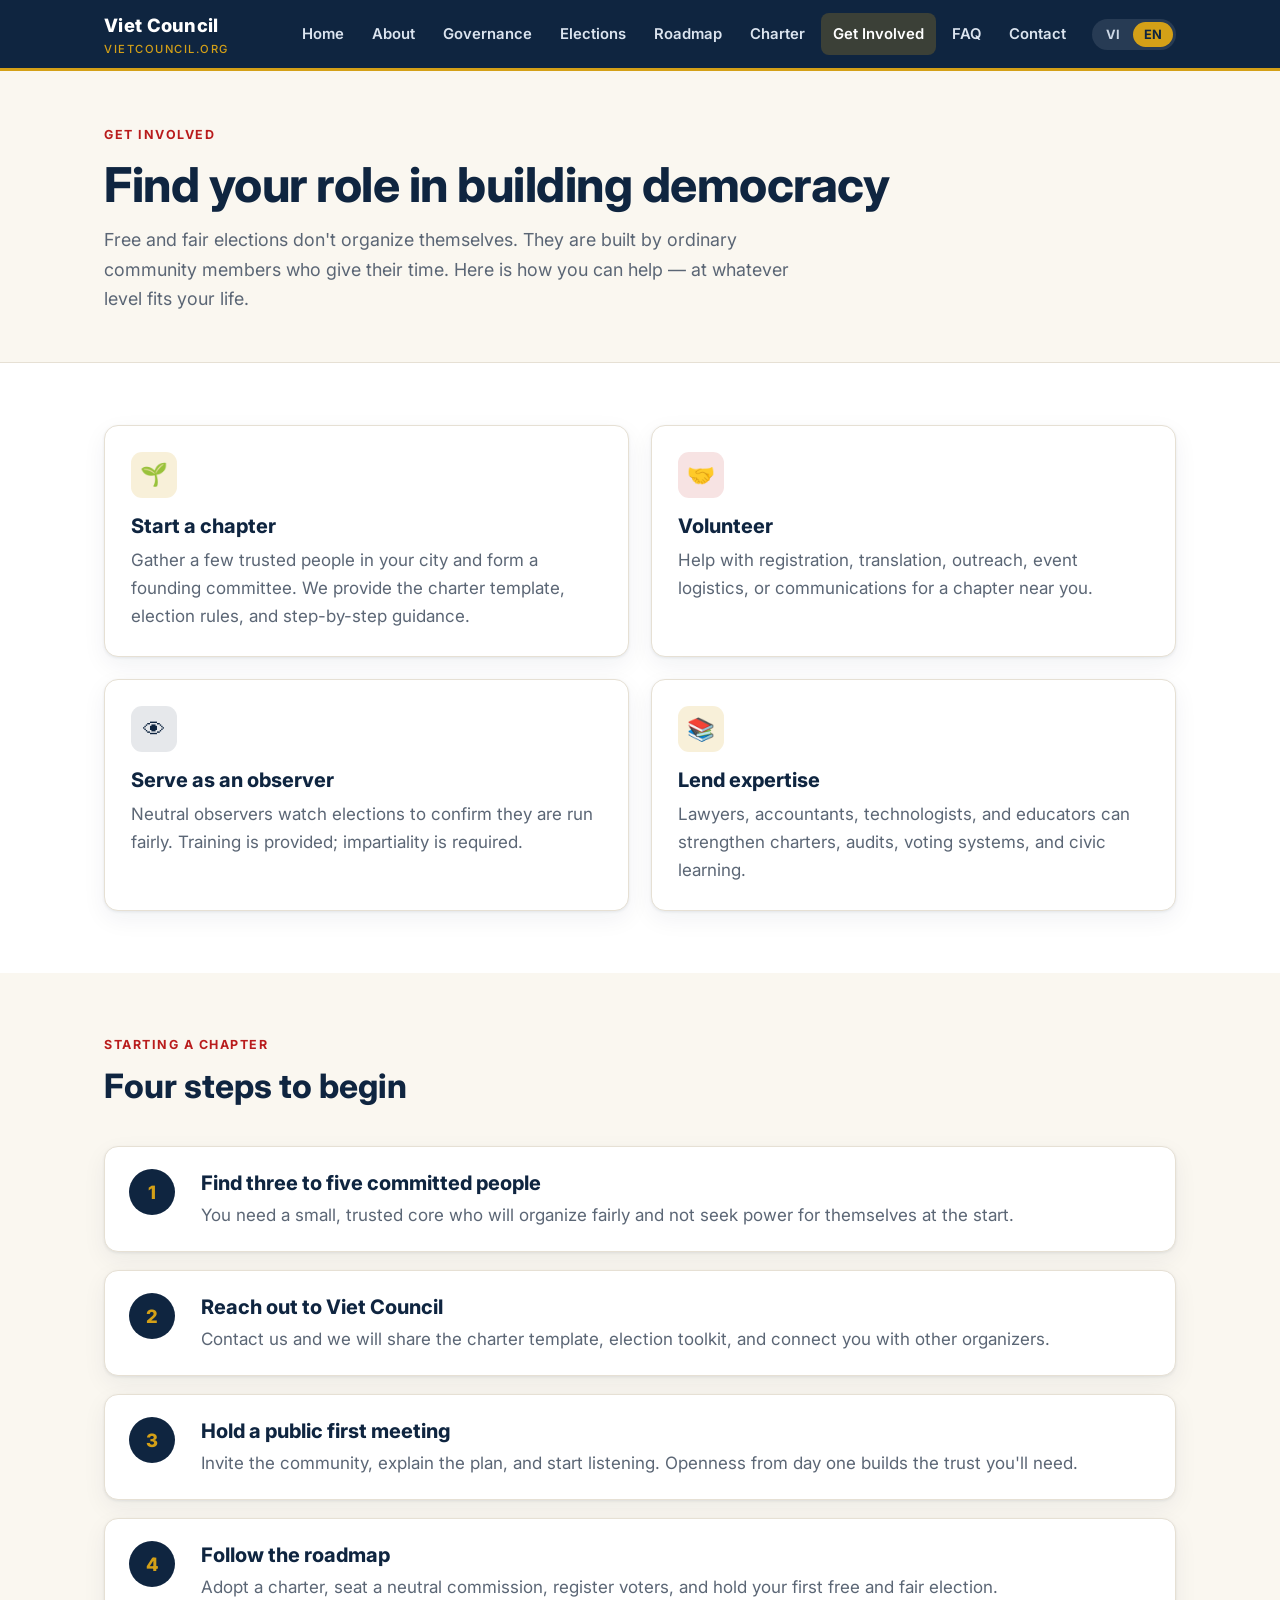
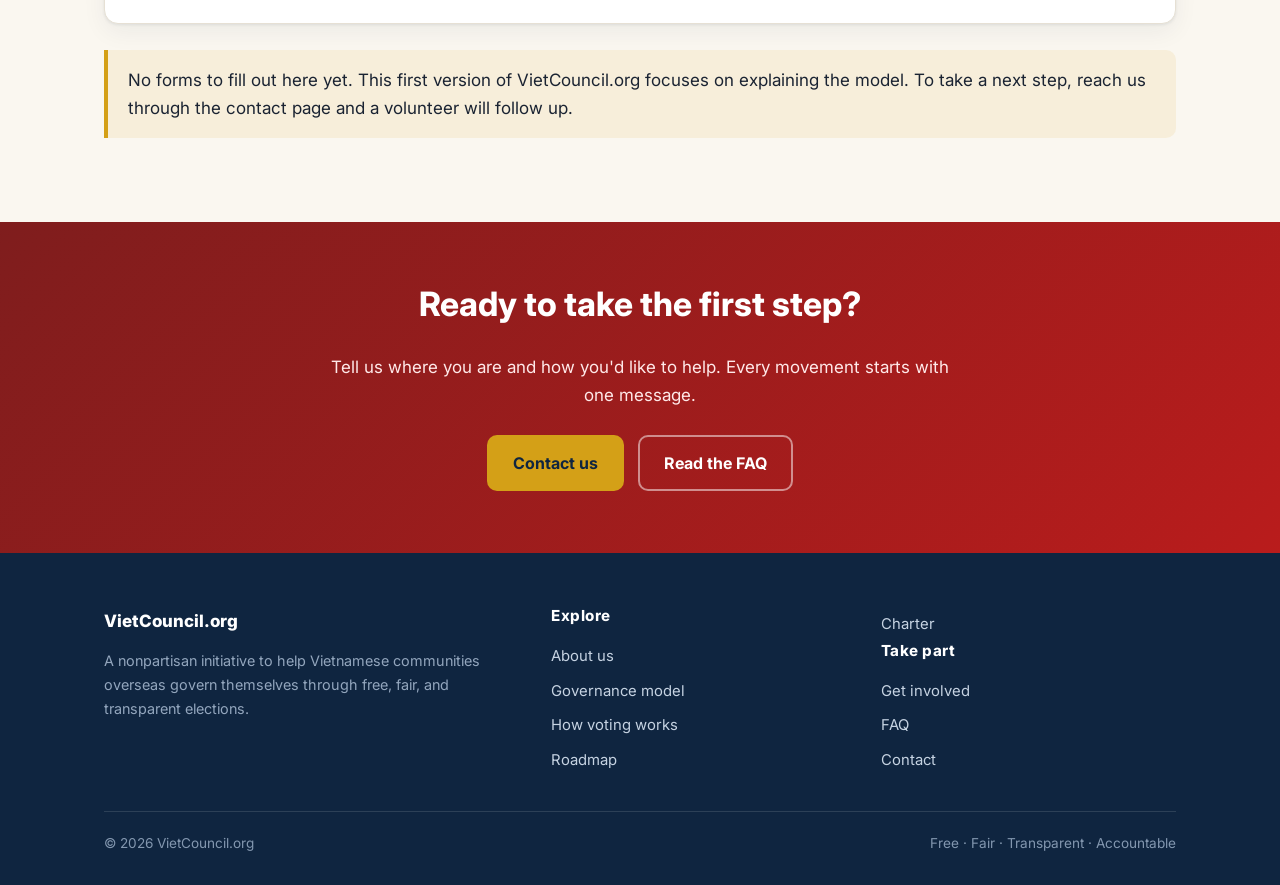
<file: get-involved.html>
<!DOCTYPE html>
<html lang="vi">
<head>
<meta charset="UTF-8">
<meta name="viewport" content="width=device-width, initial-scale=1">
<title>Get Involved — VietCouncil.org</title>
<meta name="description" content="Ways to help bring free and fair elections to your Vietnamese community: start a chapter, volunteer, or observe.">
<link rel="preconnect" href="https://fonts.googleapis.com">
<link href="https://fonts.googleapis.com/css2?family=Inter:wght@400;500;600;700;800;900&display=swap" rel="stylesheet">
<link rel="stylesheet" href="css/styles.css">
</head>
<body>

<header class="topbar">
  <div class="wrap">
    <a class="brand" href="index.html"><span>Viet Council<small>VIETCOUNCIL.ORG</small></span></a>
    <button class="menu-btn" aria-label="Menu">&#9776;</button>
    <nav class="nav">
      <a href="index.html" data-en="Home" data-vi="Trang chủ">Trang chủ</a>
      <a href="about.html" data-en="About" data-vi="Giới thiệu">Giới thiệu</a>
      <a href="governance.html" data-en="Governance" data-vi="Thể chế">Thể chế</a>
      <a href="elections.html" data-en="Elections" data-vi="Bầu cử">Bầu cử</a>
      <a href="roadmap.html" data-en="Roadmap" data-vi="Lộ trình">Lộ trình</a>
      <a href="charter.html" data-en="Charter" data-vi="Hiến chương">Hiến chương</a>
      <a href="get-involved.html" class="active" data-en="Get Involved" data-vi="Tham gia">Tham gia</a>
      <a href="faq.html" data-en="FAQ" data-vi="Hỏi đáp">Hỏi đáp</a>
      <a href="contact.html" data-en="Contact" data-vi="Liên hệ">Liên hệ</a>
      <div class="langtoggle" role="group" aria-label="Language">
        <button class="lang-btn" data-lang="vi">VI</button>
        <button class="lang-btn" data-lang="en">EN</button>
      </div>
    </nav>
  </div>
</header>

<div class="pagehead">
  <div class="wrap">
    <div class="kicker" data-en="Get involved" data-vi="Tham gia">Tham gia</div>
    <h1 data-en="Find your role in building democracy" data-vi="Tìm vai trò của bạn trong việc dựng xây dân chủ">Tìm vai trò của bạn trong việc dựng xây dân chủ</h1>
    <p data-en="Free and fair elections don't organize themselves. They are built by ordinary community members who give their time. Here is how you can help — at whatever level fits your life."
       data-vi="Bầu cử tự do và công bằng không tự nó thành hình. Chúng được dựng nên bởi những thành viên cộng đồng bình thường sẵn lòng góp thời gian. Đây là cách bạn có thể góp sức — ở mức độ phù hợp với cuộc sống của bạn.">Bầu cử tự do và công bằng không tự nó thành hình. Chúng được dựng nên bởi những thành viên cộng đồng bình thường sẵn lòng góp thời gian. Đây là cách bạn có thể góp sức — ở mức độ phù hợp với cuộc sống của bạn.</p>
  </div>
</div>

<section>
  <div class="wrap">
    <div class="grid cols-2">
      <div class="card">
        <div class="icon">&#127793;</div>
        <h3 data-en="Start a chapter" data-vi="Khởi lập chi hội">Khởi lập chi hội</h3>
        <p data-en="Gather a few trusted people in your city and form a founding committee. We provide the charter template, election rules, and step-by-step guidance." data-vi="Tập hợp vài người đáng tin cậy trong thành phố của bạn và lập một ban vận động sáng lập. Chúng tôi cung cấp hiến chương mẫu, luật bầu cử và hướng dẫn từng bước.">Tập hợp vài người đáng tin cậy trong thành phố của bạn và lập một ban vận động sáng lập. Chúng tôi cung cấp hiến chương mẫu, luật bầu cử và hướng dẫn từng bước.</p>
      </div>
      <div class="card red">
        <div class="icon">&#129309;</div>
        <h3 data-en="Volunteer" data-vi="Tình nguyện">Tình nguyện</h3>
        <p data-en="Help with registration, translation, outreach, event logistics, or communications for a chapter near you." data-vi="Hỗ trợ ghi danh, phiên dịch, kết nối cộng đồng, hậu cần sự kiện hay truyền thông cho một chi hội gần bạn.">Hỗ trợ ghi danh, phiên dịch, kết nối cộng đồng, hậu cần sự kiện hay truyền thông cho một chi hội gần bạn.</p>
      </div>
      <div class="card navy">
        <div class="icon">&#128065;</div>
        <h3 data-en="Serve as an observer" data-vi="Làm giám sát viên">Làm giám sát viên</h3>
        <p data-en="Neutral observers watch elections to confirm they are run fairly. Training is provided; impartiality is required." data-vi="Giám sát viên trung lập theo dõi bầu cử để xác nhận chúng được tổ chức công bằng. Có huấn luyện; yêu cầu tính vô tư.">Giám sát viên trung lập theo dõi bầu cử để xác nhận chúng được tổ chức công bằng. Có huấn luyện; yêu cầu tính vô tư.</p>
      </div>
      <div class="card">
        <div class="icon">&#128218;</div>
        <h3 data-en="Lend expertise" data-vi="Đóng góp chuyên môn">Đóng góp chuyên môn</h3>
        <p data-en="Lawyers, accountants, technologists, and educators can strengthen charters, audits, voting systems, and civic learning." data-vi="Luật sư, kế toán, chuyên gia công nghệ và nhà giáo dục có thể củng cố hiến chương, kiểm toán, hệ thống bầu cử và giáo dục công dân.">Luật sư, kế toán, chuyên gia công nghệ và nhà giáo dục có thể củng cố hiến chương, kiểm toán, hệ thống bầu cử và giáo dục công dân.</p>
      </div>
    </div>
  </div>
</section>

<section class="alt">
  <div class="wrap">
    <div class="section-lead">
      <div class="kicker" data-en="Starting a chapter" data-vi="Khởi lập một chi hội">Khởi lập một chi hội</div>
      <h2 data-en="Four steps to begin" data-vi="Bốn bước để bắt đầu">Bốn bước để bắt đầu</h2>
    </div>
    <div class="steps">
      <div class="step"><div class="num"></div><div>
        <h3 data-en="Find three to five committed people" data-vi="Tìm ba đến năm người tận tâm">Tìm ba đến năm người tận tâm</h3>
        <p data-en="You need a small, trusted core who will organize fairly and not seek power for themselves at the start." data-vi="Bạn cần một nhóm nòng cốt nhỏ, đáng tin, sẽ tổ chức công bằng và không tìm kiếm quyền lực cho bản thân lúc khởi đầu.">Bạn cần một nhóm nòng cốt nhỏ, đáng tin, sẽ tổ chức công bằng và không tìm kiếm quyền lực cho bản thân lúc khởi đầu.</p>
      </div></div>
      <div class="step"><div class="num"></div><div>
        <h3 data-en="Reach out to Viet Council" data-vi="Liên hệ với Viet Council">Liên hệ với Viet Council</h3>
        <p data-en="Contact us and we will share the charter template, election toolkit, and connect you with other organizers." data-vi="Hãy liên hệ và chúng tôi sẽ chia sẻ hiến chương mẫu, bộ công cụ bầu cử, và kết nối bạn với các nhà tổ chức khác.">Hãy liên hệ và chúng tôi sẽ chia sẻ hiến chương mẫu, bộ công cụ bầu cử, và kết nối bạn với các nhà tổ chức khác.</p>
      </div></div>
      <div class="step"><div class="num"></div><div>
        <h3 data-en="Hold a public first meeting" data-vi="Tổ chức buổi họp công khai đầu tiên">Tổ chức buổi họp công khai đầu tiên</h3>
        <p data-en="Invite the community, explain the plan, and start listening. Openness from day one builds the trust you'll need." data-vi="Mời cộng đồng, trình bày kế hoạch và bắt đầu lắng nghe. Sự cởi mở ngay từ ngày đầu tạo nên niềm tin mà bạn sẽ cần.">Mời cộng đồng, trình bày kế hoạch và bắt đầu lắng nghe. Sự cởi mở ngay từ ngày đầu tạo nên niềm tin mà bạn sẽ cần.</p>
      </div></div>
      <div class="step"><div class="num"></div><div>
        <h3 data-en="Follow the roadmap" data-vi="Đi theo lộ trình">Đi theo lộ trình</h3>
        <p data-en="Adopt a charter, seat a neutral commission, register voters, and hold your first free and fair election." data-vi="Thông qua hiến chương, lập một ủy ban trung lập, ghi danh cử tri, và tổ chức cuộc bầu cử tự do, công bằng đầu tiên.">Thông qua hiến chương, lập một ủy ban trung lập, ghi danh cử tri, và tổ chức cuộc bầu cử tự do, công bằng đầu tiên.</p>
      </div></div>
    </div>
    <div class="note" style="margin-top:26px">
      <span data-en="No forms to fill out here yet. This first version of VietCouncil.org focuses on explaining the model. To take a next step, reach us through the contact page and a volunteer will follow up."
            data-vi="Chưa có biểu mẫu nào để điền ở đây. Phiên bản đầu tiên của VietCouncil.org tập trung giải thích mô hình. Để đi bước tiếp theo, hãy liên hệ qua trang liên hệ và một tình nguyện viên sẽ phản hồi.">Chưa có biểu mẫu nào để điền ở đây. Phiên bản đầu tiên của VietCouncil.org tập trung giải thích mô hình. Để đi bước tiếp theo, hãy liên hệ qua trang liên hệ và một tình nguyện viên sẽ phản hồi.</span>
    </div>
  </div>
</section>

<section class="band">
  <div class="wrap">
    <h2 data-en="Ready to take the first step?" data-vi="Sẵn sàng cho bước đầu tiên?">Sẵn sàng cho bước đầu tiên?</h2>
    <p data-en="Tell us where you are and how you'd like to help. Every movement starts with one message."
       data-vi="Hãy cho chúng tôi biết bạn ở đâu và muốn góp sức thế nào. Mọi phong trào đều bắt đầu từ một lời nhắn.">Hãy cho chúng tôi biết bạn ở đâu và muốn góp sức thế nào. Mọi phong trào đều bắt đầu từ một lời nhắn.</p>
    <div class="btnrow" style="justify-content:center">
      <a class="btn btn-gold" href="contact.html" data-en="Contact us" data-vi="Liên hệ">Liên hệ</a>
      <a class="btn btn-ghost" href="faq.html" data-en="Read the FAQ" data-vi="Đọc phần hỏi đáp">Đọc phần hỏi đáp</a>
    </div>
  </div>
</section>

<footer class="site">
  <div class="wrap">
    <div class="cols">
      <div>
        <div class="fbrand"> VietCouncil.org</div>
        <p data-en="A nonpartisan initiative to help Vietnamese communities overseas govern themselves through free, fair, and transparent elections."
           data-vi="Một sáng kiến phi đảng phái nhằm giúp cộng đồng người Việt hải ngoại tự quản trị thông qua bầu cử tự do, công bằng và minh bạch.">Một sáng kiến phi đảng phái nhằm giúp cộng đồng người Việt hải ngoại tự quản trị thông qua bầu cử tự do, công bằng và minh bạch.</p>
      </div>
      <div>
        <h4 data-en="Explore" data-vi="Khám phá">Khám phá</h4>
        <a href="about.html" data-en="About us" data-vi="Giới thiệu">Giới thiệu</a>
        <a href="governance.html" data-en="Governance model" data-vi="Mô hình thể chế">Mô hình thể chế</a>
        <a href="elections.html" data-en="How voting works" data-vi="Cách thức bầu cử">Cách thức bầu cử</a>
        <a href="roadmap.html" data-en="Roadmap" data-vi="Lộ trình">Lộ trình</a>
      </div>
      <div>
        <a href="charter.html" data-en="Charter" data-vi="Hiến chương">Hiến chương</a>
        <h4 data-en="Take part" data-vi="Tham gia">Tham gia</h4>
        <a href="get-involved.html" data-en="Get involved" data-vi="Tham gia">Tham gia</a>
        <a href="faq.html" data-en="FAQ" data-vi="Hỏi đáp">Hỏi đáp</a>
        <a href="contact.html" data-en="Contact" data-vi="Liên hệ">Liên hệ</a>
      </div>
    </div>
    <div class="bottom">
      <span>&copy; <span data-year>2026</span> VietCouncil.org</span>
      <span data-en="Free &middot; Fair &middot; Transparent &middot; Accountable" data-vi="Tự do &middot; Công bằng &middot; Minh bạch &middot; Trách nhiệm">Tự do &middot; Công bằng &middot; Minh bạch &middot; Trách nhiệm</span>
    </div>
  </div>
</footer>

<script src="js/main.js"></script>
</body>
</html>
</file>
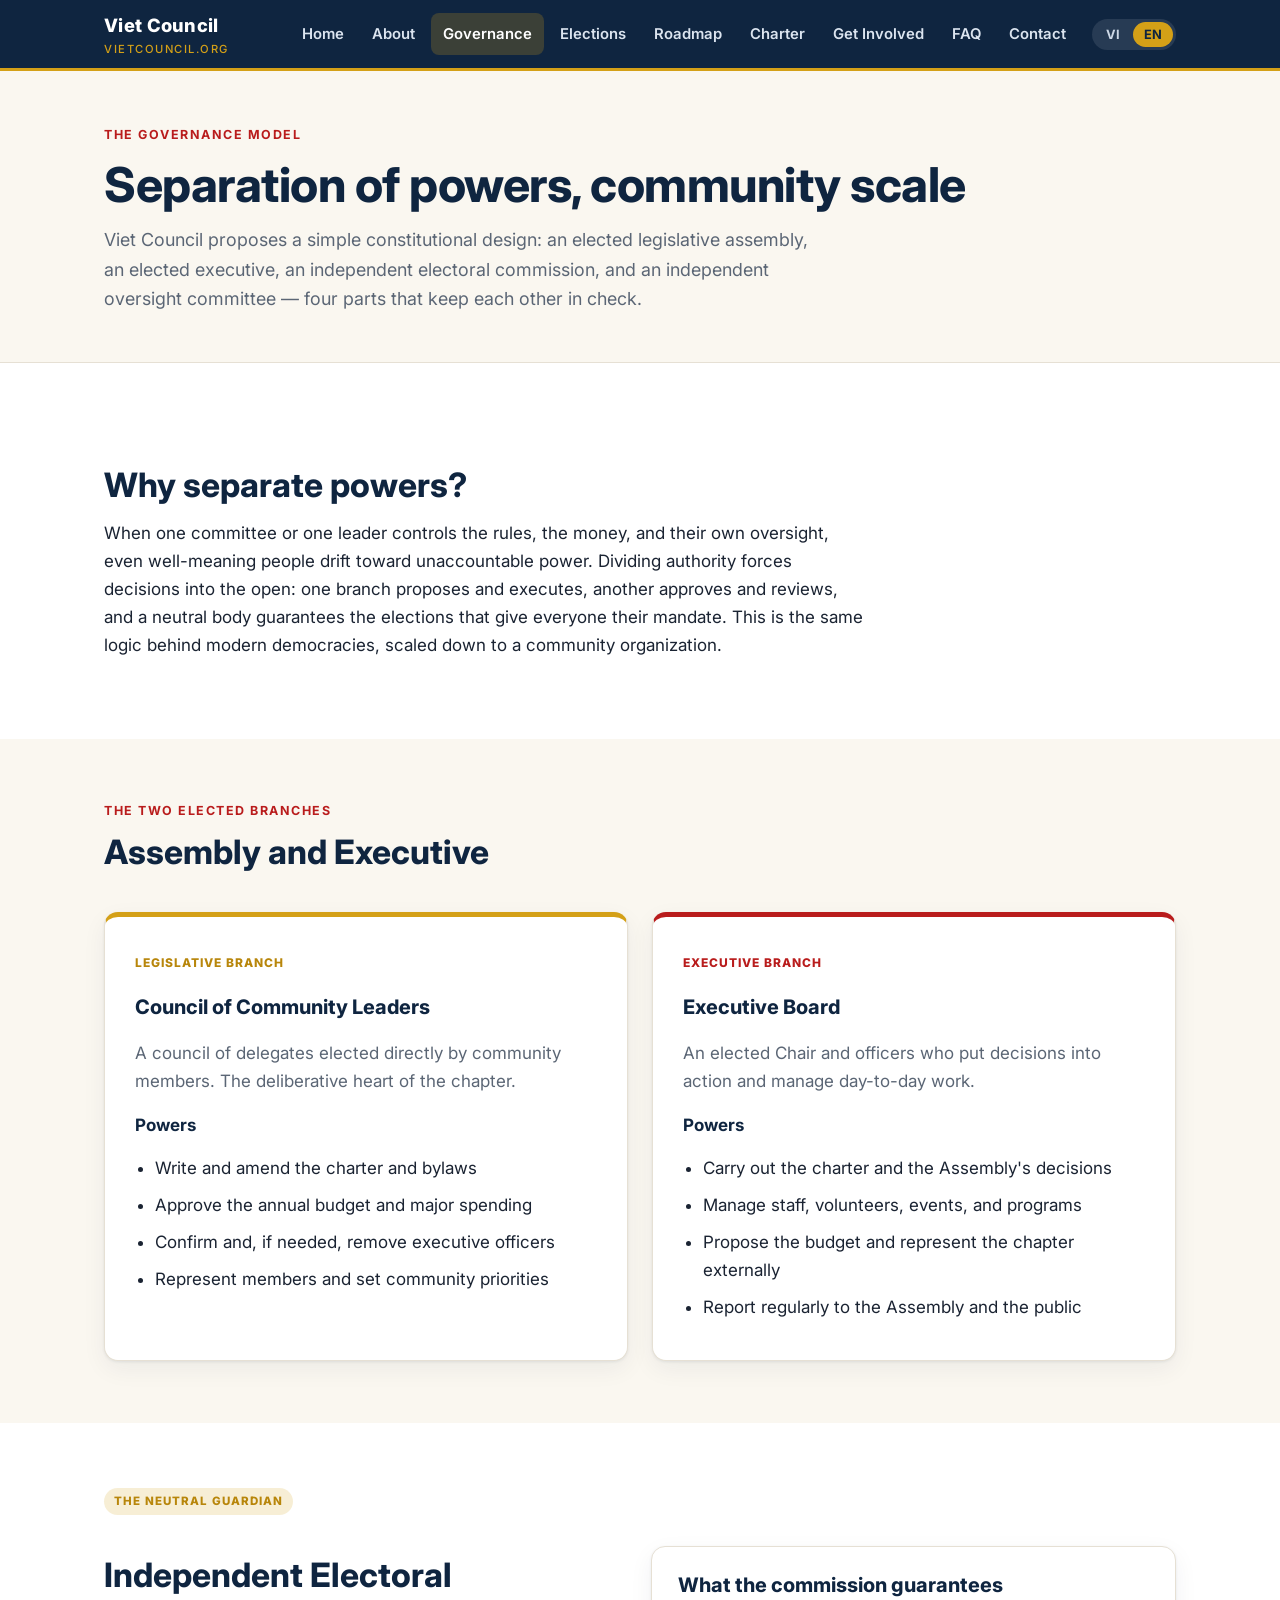
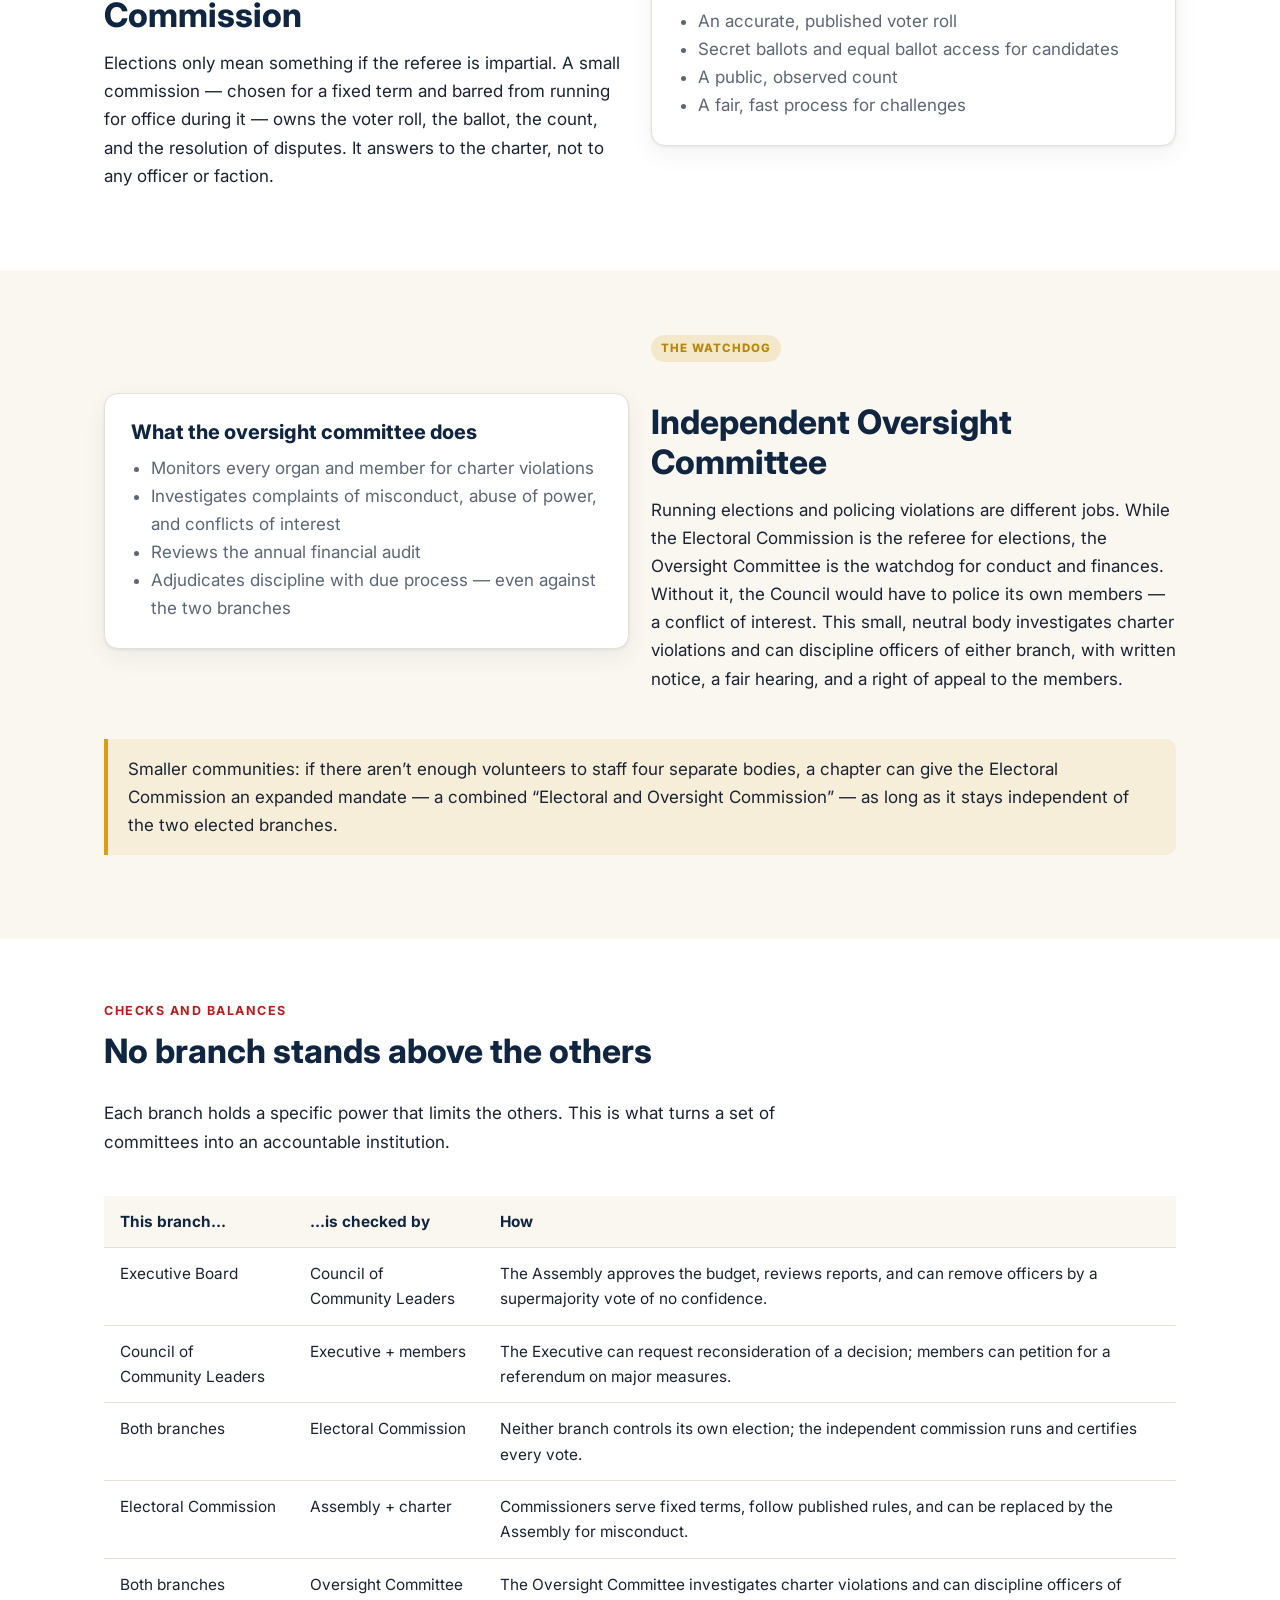
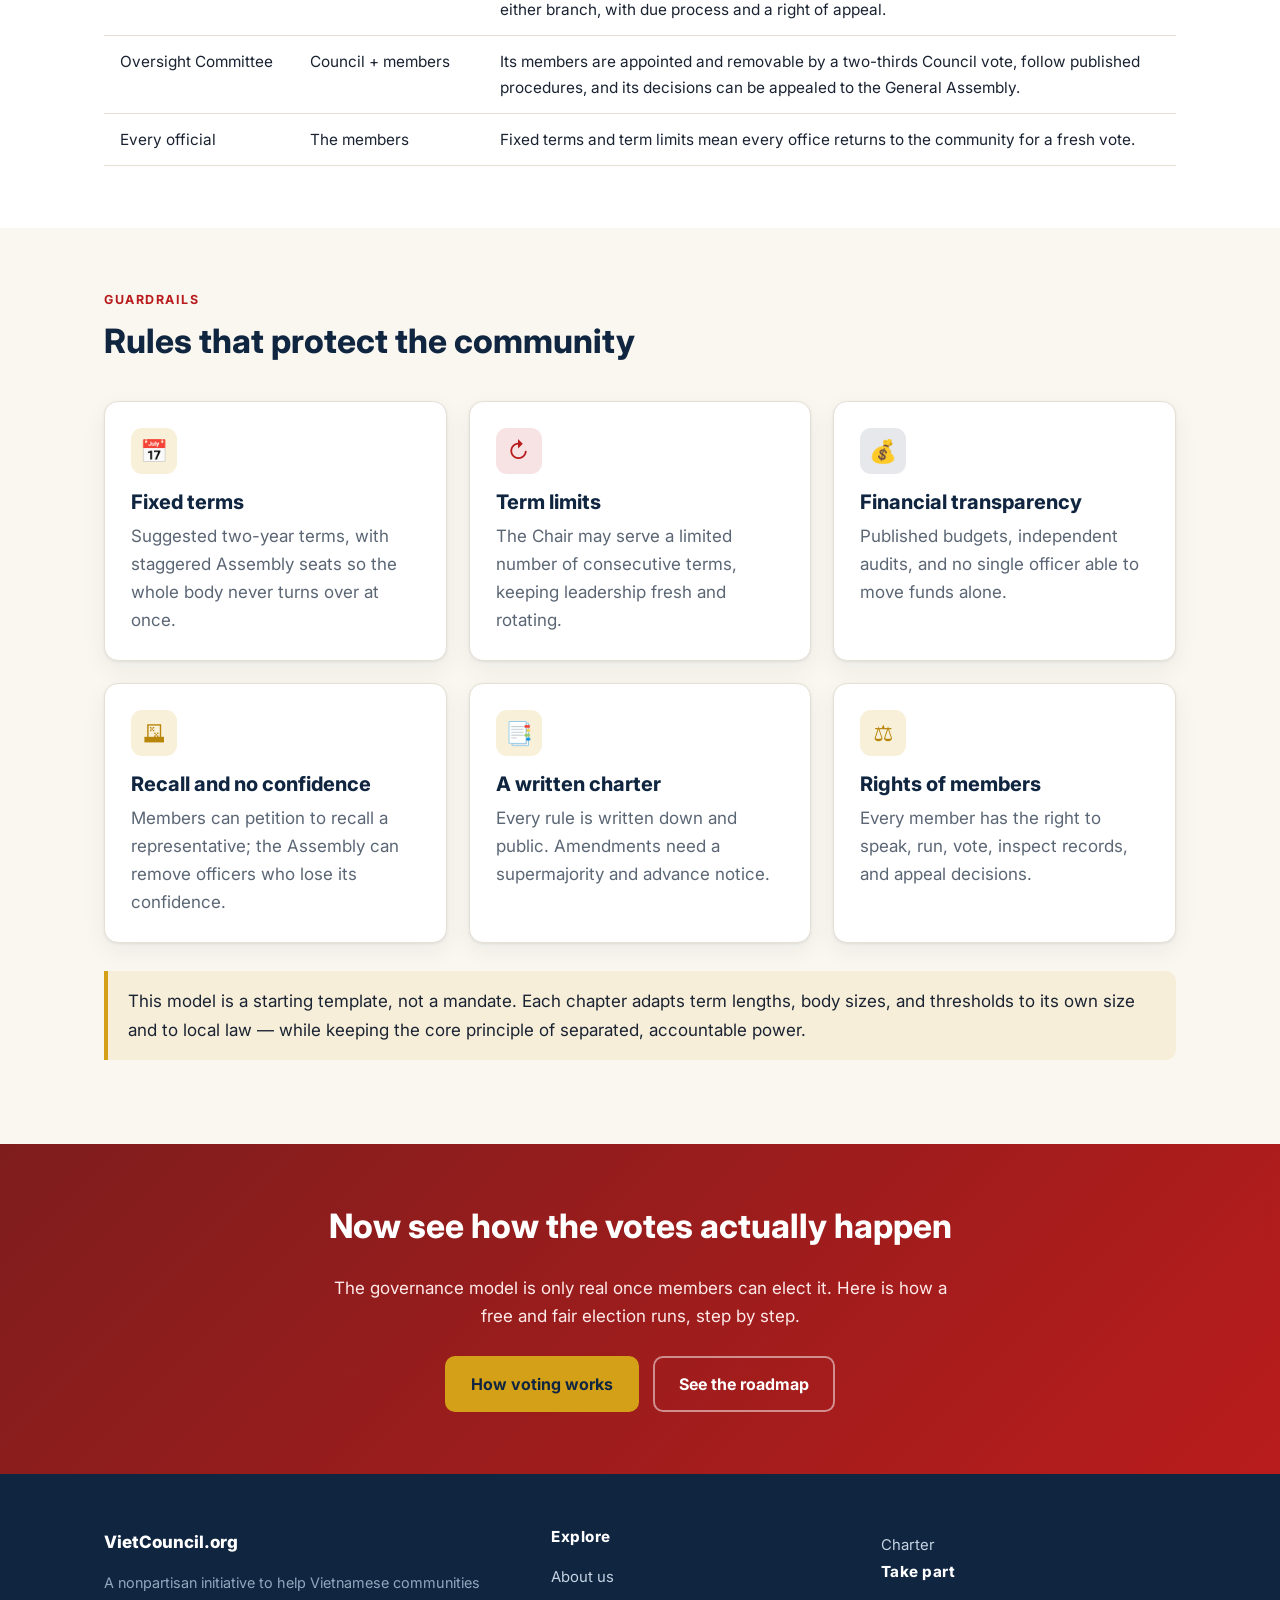
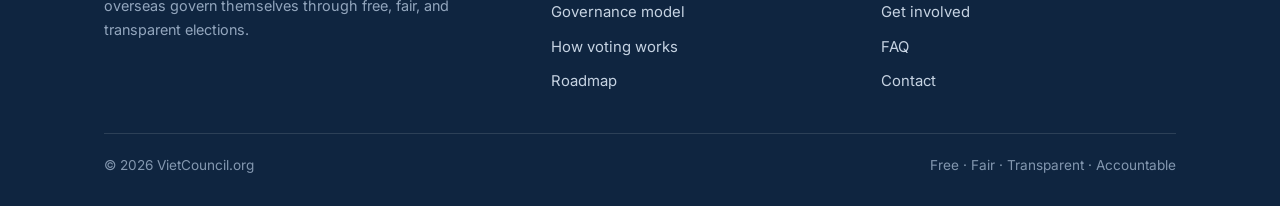
<file: governance.html>
<!DOCTYPE html>
<html lang="vi">
<head>
<meta charset="UTF-8">
<meta name="viewport" content="width=device-width, initial-scale=1">
<title>Governance Model — VietCouncil.org</title>
<meta name="description" content="A legislative and executive branch model with checks and balances for Vietnamese community self-government.">
<link rel="preconnect" href="https://fonts.googleapis.com">
<link href="https://fonts.googleapis.com/css2?family=Inter:wght@400;500;600;700;800;900&display=swap" rel="stylesheet">
<link rel="stylesheet" href="css/styles.css">
</head>
<body>

<header class="topbar">
  <div class="wrap">
    <a class="brand" href="index.html"><span>Viet Council<small>VIETCOUNCIL.ORG</small></span></a>
    <button class="menu-btn" aria-label="Menu">&#9776;</button>
    <nav class="nav">
      <a href="index.html" data-en="Home" data-vi="Trang chủ">Trang chủ</a>
      <a href="about.html" data-en="About" data-vi="Giới thiệu">Giới thiệu</a>
      <a href="governance.html" class="active" data-en="Governance" data-vi="Thể chế">Thể chế</a>
      <a href="elections.html" data-en="Elections" data-vi="Bầu cử">Bầu cử</a>
      <a href="roadmap.html" data-en="Roadmap" data-vi="Lộ trình">Lộ trình</a>
      <a href="charter.html" data-en="Charter" data-vi="Hiến chương">Hiến chương</a>
      <a href="get-involved.html" data-en="Get Involved" data-vi="Tham gia">Tham gia</a>
      <a href="faq.html" data-en="FAQ" data-vi="Hỏi đáp">Hỏi đáp</a>
      <a href="contact.html" data-en="Contact" data-vi="Liên hệ">Liên hệ</a>
      <div class="langtoggle" role="group" aria-label="Language">
        <button class="lang-btn" data-lang="vi">VI</button>
        <button class="lang-btn" data-lang="en">EN</button>
      </div>
    </nav>
  </div>
</header>

<div class="pagehead">
  <div class="wrap">
    <div class="kicker" data-en="The governance model" data-vi="Mô hình thể chế">Mô hình thể chế</div>
    <h1 data-en="Separation of powers, community scale" data-vi="Phân quyền, ở quy mô cộng đồng">Phân quyền, ở quy mô cộng đồng</h1>
    <p data-en="Viet Council proposes a simple constitutional design: an elected legislative assembly, an elected executive, an independent electoral commission, and an independent oversight committee — four parts that keep each other in check."
       data-vi="Viet Council đề xuất một thiết kế hiến định giản dị: một hội đồng lập pháp dân cử, một cơ quan hành pháp dân cử, một ủy ban bầu cử độc lập, và một ủy ban giám sát độc lập — bốn bộ phận giám sát lẫn nhau.">Viet Council đề xuất một thiết kế hiến định giản dị: một hội đồng lập pháp dân cử, một cơ quan hành pháp dân cử, một ủy ban bầu cử độc lập, và một ủy ban giám sát độc lập — bốn bộ phận giám sát lẫn nhau.</p>
  </div>
</div>

<!-- OVERVIEW -->
<section>
  <div class="wrap">
    <div class="prose">
      <h2 data-en="Why separate powers?" data-vi="Vì sao phải phân quyền?">Vì sao phải phân quyền?</h2>
      <p data-en="When one committee or one leader controls the rules, the money, and their own oversight, even well-meaning people drift toward unaccountable power. Dividing authority forces decisions into the open: one branch proposes and executes, another approves and reviews, and a neutral body guarantees the elections that give everyone their mandate. This is the same logic behind modern democracies, scaled down to a community organization."
         data-vi="Khi một ủy ban hay một lãnh đạo nắm cả luật lệ, ngân quỹ lẫn việc giám sát chính mình, thì ngay cả người có thiện chí cũng dễ trượt về phía quyền lực không bị kiểm soát. Việc phân chia thẩm quyền buộc mọi quyết định phải công khai: một ngành đề xuất và thực thi, một ngành phê duyệt và giám sát, và một cơ quan trung lập bảo đảm các cuộc bầu cử trao quyền cho tất cả. Đây chính là logic của các nền dân chủ hiện đại, thu nhỏ cho một tổ chức cộng đồng.">Khi một ủy ban hay một lãnh đạo nắm cả luật lệ, ngân quỹ lẫn việc giám sát chính mình, thì ngay cả người có thiện chí cũng dễ trượt về phía quyền lực không bị kiểm soát. Việc phân chia thẩm quyền buộc mọi quyết định phải công khai: một ngành đề xuất và thực thi, một ngành phê duyệt và giám sát, và một cơ quan trung lập bảo đảm các cuộc bầu cử trao quyền cho tất cả. Đây chính là logic của các nền dân chủ hiện đại, thu nhỏ cho một tổ chức cộng đồng.</p>
    </div>
  </div>
</section>

<!-- TWO BRANCHES -->
<section class="alt">
  <div class="wrap">
    <div class="section-lead">
      <div class="kicker" data-en="The two elected branches" data-vi="Hai ngành dân cử">Hai ngành dân cử</div>
      <h2 data-en="Assembly and Executive" data-vi="Hội đồng và Ban Điều hành">Hội đồng và Ban Điều hành</h2>
    </div>
    <div class="branches">
      <div class="branch leg">
        <span class="tag" style="color:var(--gold-dark)" data-en="Legislative branch" data-vi="Ngành lập pháp">Ngành lập pháp</span>
        <h3 data-en="Council of Community Leaders" data-vi="Hội đồng Nhân sĩ">Hội đồng Nhân sĩ</h3>
        <p style="color:var(--muted); margin:8px 0 0" data-en="A council of delegates elected directly by community members. The deliberative heart of the chapter."
           data-vi="Một hội đồng gồm các đại biểu do thành viên cộng đồng trực tiếp bầu ra. Trái tim thảo luận của chi hội.">Một hội đồng gồm các đại biểu do thành viên cộng đồng trực tiếp bầu ra. Trái tim thảo luận của chi hội.</p>
        <strong style="display:block;margin-top:16px;color:var(--navy)" data-en="Powers" data-vi="Quyền hạn">Quyền hạn</strong>
        <ul>
          <li data-en="Write and amend the charter and bylaws" data-vi="Soạn thảo và sửa đổi hiến chương, quy chế">Soạn thảo và sửa đổi hiến chương, quy chế</li>
          <li data-en="Approve the annual budget and major spending" data-vi="Phê duyệt ngân sách hằng năm và các khoản chi lớn">Phê duyệt ngân sách hằng năm và các khoản chi lớn</li>
          <li data-en="Confirm and, if needed, remove executive officers" data-vi="Chuẩn thuận và, khi cần, bãi nhiệm viên chức hành pháp">Chuẩn thuận và, khi cần, bãi nhiệm viên chức hành pháp</li>
          <li data-en="Represent members and set community priorities" data-vi="Đại diện thành viên và định ra ưu tiên của cộng đồng">Đại diện thành viên và định ra ưu tiên của cộng đồng</li>
        </ul>
      </div>
      <div class="branch exe">
        <span class="tag" style="color:var(--red)" data-en="Executive branch" data-vi="Ngành hành pháp">Ngành hành pháp</span>
        <h3 data-en="Executive Board" data-vi="Ban Điều hành">Ban Điều hành</h3>
        <p style="color:var(--muted); margin:8px 0 0" data-en="An elected Chair and officers who put decisions into action and manage day-to-day work."
           data-vi="Một Chủ tịch và các viên chức được bầu để biến quyết định thành hành động và quản lý công việc thường nhật.">Một Chủ tịch và các viên chức được bầu để biến quyết định thành hành động và quản lý công việc thường nhật.</p>
        <strong style="display:block;margin-top:16px;color:var(--navy)" data-en="Powers" data-vi="Quyền hạn">Quyền hạn</strong>
        <ul>
          <li data-en="Carry out the charter and the Assembly's decisions" data-vi="Thực thi hiến chương và các quyết định của Hội đồng">Thực thi hiến chương và các quyết định của Hội đồng</li>
          <li data-en="Manage staff, volunteers, events, and programs" data-vi="Quản lý nhân sự, tình nguyện viên, sự kiện và chương trình">Quản lý nhân sự, tình nguyện viên, sự kiện và chương trình</li>
          <li data-en="Propose the budget and represent the chapter externally" data-vi="Đề xuất ngân sách và đại diện chi hội với bên ngoài">Đề xuất ngân sách và đại diện chi hội với bên ngoài</li>
          <li data-en="Report regularly to the Assembly and the public" data-vi="Báo cáo định kỳ trước Hội đồng và công chúng">Báo cáo định kỳ trước Hội đồng và công chúng</li>
        </ul>
      </div>
    </div>
  </div>
</section>

<!-- INDEPENDENT COMMISSION -->
<section>
  <div class="wrap">
    <div class="grid cols-2" style="align-items:center">
      <div class="prose" style="margin:0">
        <span class="badge" data-en="The neutral guardian" data-vi="Người bảo vệ trung lập">Người bảo vệ trung lập</span>
        <h2 data-en="Independent Electoral Commission" data-vi="Ủy ban Bầu cử Độc lập">Ủy ban Bầu cử Độc lập</h2>
        <p data-en="Elections only mean something if the referee is impartial. A small commission — chosen for a fixed term and barred from running for office during it — owns the voter roll, the ballot, the count, and the resolution of disputes. It answers to the charter, not to any officer or faction."
           data-vi="Bầu cử chỉ có ý nghĩa khi trọng tài vô tư. Một ủy ban nhỏ — được chọn với nhiệm kỳ cố định và không được ra ứng cử trong nhiệm kỳ đó — nắm giữ danh sách cử tri, lá phiếu, việc kiểm phiếu và giải quyết khiếu nại. Ủy ban chịu trách nhiệm trước hiến chương, không trước bất kỳ viên chức hay phe nhóm nào.">Bầu cử chỉ có ý nghĩa khi trọng tài vô tư. Một ủy ban nhỏ — được chọn với nhiệm kỳ cố định và không được ra ứng cử trong nhiệm kỳ đó — nắm giữ danh sách cử tri, lá phiếu, việc kiểm phiếu và giải quyết khiếu nại. Ủy ban chịu trách nhiệm trước hiến chương, không trước bất kỳ viên chức hay phe nhóm nào.</p>
      </div>
      <div class="card navy">
        <h3 data-en="What the commission guarantees" data-vi="Ủy ban bảo đảm điều gì">Ủy ban bảo đảm điều gì</h3>
        <ul style="color:var(--muted);padding-left:20px;margin:10px 0 0">
          <li data-en="An accurate, published voter roll" data-vi="Một danh sách cử tri chính xác, được công bố">Một danh sách cử tri chính xác, được công bố</li>
          <li data-en="Secret ballots and equal ballot access for candidates" data-vi="Phiếu kín và quyền tiếp cận lá phiếu bình đẳng cho ứng viên">Phiếu kín và quyền tiếp cận lá phiếu bình đẳng cho ứng viên</li>
          <li data-en="A public, observed count" data-vi="Kiểm phiếu công khai, có giám sát">Kiểm phiếu công khai, có giám sát</li>
          <li data-en="A fair, fast process for challenges" data-vi="Một quy trình khiếu nại công bằng và nhanh chóng">Một quy trình khiếu nại công bằng và nhanh chóng</li>
        </ul>
      </div>
    </div>
  </div>
</section>

<!-- INDEPENDENT OVERSIGHT COMMITTEE -->
<section class="alt">
  <div class="wrap">
    <div class="grid cols-2" style="align-items:center">
      <div class="card">
        <h3 data-en="What the oversight committee does" data-vi="Ủy ban giám sát làm gì">Ủy ban giám sát làm gì</h3>
        <ul style="color:var(--muted);padding-left:20px;margin:10px 0 0">
          <li data-en="Monitors every organ and member for charter violations" data-vi="Theo dõi vi phạm hiến chương ở mọi cơ quan và thành viên">Theo dõi vi phạm hiến chương ở mọi cơ quan và thành viên</li>
          <li data-en="Investigates complaints of misconduct, abuse of power, and conflicts of interest" data-vi="Điều tra khiếu nại về sai phạm, lạm quyền và xung đột lợi ích">Điều tra khiếu nại về sai phạm, lạm quyền và xung đột lợi ích</li>
          <li data-en="Reviews the annual financial audit" data-vi="Rà soát báo cáo kiểm toán tài chính hằng năm">Rà soát báo cáo kiểm toán tài chính hằng năm</li>
          <li data-en="Adjudicates discipline with due process — even against the two branches" data-vi="Xét định kỷ luật theo trình tự công bằng — kể cả với hai ngành dân cử">Xét định kỷ luật theo trình tự công bằng — kể cả với hai ngành dân cử</li>
        </ul>
      </div>
      <div class="prose" style="margin:0">
        <span class="badge" data-en="The watchdog" data-vi="Cơ quan giám sát">Cơ quan giám sát</span>
        <h2 data-en="Independent Oversight Committee" data-vi="Ủy ban Giám sát Độc lập">Ủy ban Giám sát Độc lập</h2>
        <p data-en="Running elections and policing violations are different jobs. While the Electoral Commission is the referee for elections, the Oversight Committee is the watchdog for conduct and finances. Without it, the Council would have to police its own members — a conflict of interest. This small, neutral body investigates charter violations and can discipline officers of either branch, with written notice, a fair hearing, and a right of appeal to the members."
           data-vi="Tổ chức bầu cử và xử lý vi phạm là hai việc khác nhau. Nếu Ủy ban Bầu cử là trọng tài cho bầu cử, thì Ủy ban Giám sát là cơ quan giám sát về hành vi và tài chính. Không có nó, Hội đồng sẽ phải tự giám sát chính thành viên của mình — một xung đột lợi ích. Cơ quan nhỏ, trung lập này điều tra các vi phạm hiến chương và có thể kỷ luật viên chức của cả hai ngành, kèm thông báo bằng văn bản, phiên trình bày công bằng và quyền kháng nghị lên thành viên.">Tổ chức bầu cử và xử lý vi phạm là hai việc khác nhau. Nếu Ủy ban Bầu cử là trọng tài cho bầu cử, thì Ủy ban Giám sát là cơ quan giám sát về hành vi và tài chính. Không có nó, Hội đồng sẽ phải tự giám sát chính thành viên của mình — một xung đột lợi ích. Cơ quan nhỏ, trung lập này điều tra các vi phạm hiến chương và có thể kỷ luật viên chức của cả hai ngành, kèm thông báo bằng văn bản, phiên trình bày công bằng và quyền kháng nghị lên thành viên.</p>
      </div>
    </div>
    <div class="note" style="margin-top:28px">
      <span data-en="Smaller communities: if there aren’t enough volunteers to staff four separate bodies, a chapter can give the Electoral Commission an expanded mandate — a combined “Electoral and Oversight Commission” — as long as it stays independent of the two elected branches."
            data-vi="Cộng đồng nhỏ: nếu không đủ tình nguyện viên để lập bốn cơ quan riêng, một chi hội có thể trao cho Ủy ban Bầu cử một nhiệm vụ mở rộng — một “Ủy ban Bầu cử và Giám sát” hợp nhất — miễn là vẫn độc lập với hai ngành dân cử.">Cộng đồng nhỏ: nếu không đủ tình nguyện viên để lập bốn cơ quan riêng, một chi hội có thể trao cho Ủy ban Bầu cử một nhiệm vụ mở rộng — một “Ủy ban Bầu cử và Giám sát” hợp nhất — miễn là vẫn độc lập với hai ngành dân cử.</span>
    </div>
  </div>
</section>

<!-- CHECKS AND BALANCES -->
<section>
  <div class="wrap">
    <div class="section-lead">
      <div class="kicker" data-en="Checks and balances" data-vi="Kiểm soát và cân bằng">Kiểm soát và cân bằng</div>
      <h2 data-en="No branch stands above the others" data-vi="Không ngành nào đứng trên các ngành khác">Không ngành nào đứng trên các ngành khác</h2>
      <p data-en="Each branch holds a specific power that limits the others. This is what turns a set of committees into an accountable institution."
         data-vi="Mỗi ngành nắm một quyền cụ thể để giới hạn các ngành còn lại. Chính điều đó biến một tập hợp các ủy ban thành một định chế có trách nhiệm giải trình.">Mỗi ngành nắm một quyền cụ thể để giới hạn các ngành còn lại. Chính điều đó biến một tập hợp các ủy ban thành một định chế có trách nhiệm giải trình.</p>
    </div>
    <table class="table">
      <thead>
        <tr>
          <th data-en="This branch..." data-vi="Ngành này...">Ngành này...</th>
          <th data-en="...is checked by" data-vi="...bị kiểm soát bởi">...bị kiểm soát bởi</th>
          <th data-en="How" data-vi="Bằng cách nào">Bằng cách nào</th>
        </tr>
      </thead>
      <tbody>
        <tr>
          <td data-en="Executive Board" data-vi="Ban Điều hành">Ban Điều hành</td>
          <td data-en="Council of Community Leaders" data-vi="Hội đồng Nhân sĩ">Hội đồng Nhân sĩ</td>
          <td data-en="The Assembly approves the budget, reviews reports, and can remove officers by a supermajority vote of no confidence." data-vi="Hội đồng phê duyệt ngân sách, xem xét báo cáo và có thể bãi nhiệm viên chức bằng cuộc bỏ phiếu bất tín nhiệm với đa số tuyệt đối.">Hội đồng phê duyệt ngân sách, xem xét báo cáo và có thể bãi nhiệm viên chức bằng cuộc bỏ phiếu bất tín nhiệm với đa số tuyệt đối.</td>
        </tr>
        <tr>
          <td data-en="Council of Community Leaders" data-vi="Hội đồng Nhân sĩ">Hội đồng Nhân sĩ</td>
          <td data-en="Executive + members" data-vi="Hành pháp + thành viên">Hành pháp + thành viên</td>
          <td data-en="The Executive can request reconsideration of a decision; members can petition for a referendum on major measures." data-vi="Ban Điều hành có thể yêu cầu xem xét lại một quyết định; thành viên có thể kiến nghị trưng cầu ý kiến về các vấn đề trọng đại.">Ban Điều hành có thể yêu cầu xem xét lại một quyết định; thành viên có thể kiến nghị trưng cầu ý kiến về các vấn đề trọng đại.</td>
        </tr>
        <tr>
          <td data-en="Both branches" data-vi="Cả hai ngành">Cả hai ngành</td>
          <td data-en="Electoral Commission" data-vi="Ủy ban Bầu cử">Ủy ban Bầu cử</td>
          <td data-en="Neither branch controls its own election; the independent commission runs and certifies every vote." data-vi="Không ngành nào tự điều hành cuộc bầu cử của mình; ủy ban độc lập tổ chức và xác nhận mọi cuộc bỏ phiếu.">Không ngành nào tự điều hành cuộc bầu cử của mình; ủy ban độc lập tổ chức và xác nhận mọi cuộc bỏ phiếu.</td>
        </tr>
        <tr>
          <td data-en="Electoral Commission" data-vi="Ủy ban Bầu cử">Ủy ban Bầu cử</td>
          <td data-en="Assembly + charter" data-vi="Hội đồng + hiến chương">Hội đồng + hiến chương</td>
          <td data-en="Commissioners serve fixed terms, follow published rules, and can be replaced by the Assembly for misconduct." data-vi="Các ủy viên có nhiệm kỳ cố định, tuân theo quy tắc đã công bố, và có thể bị Hội đồng thay thế nếu sai phạm.">Các ủy viên có nhiệm kỳ cố định, tuân theo quy tắc đã công bố, và có thể bị Hội đồng thay thế nếu sai phạm.</td>
        </tr>
        <tr>
          <td data-en="Both branches" data-vi="Cả hai ngành">Cả hai ngành</td>
          <td data-en="Oversight Committee" data-vi="Ủy ban Giám sát">Ủy ban Giám sát</td>
          <td data-en="The Oversight Committee investigates charter violations and can discipline officers of either branch, with due process and a right of appeal." data-vi="Ủy ban Giám sát điều tra vi phạm hiến chương và có thể kỷ luật viên chức của cả hai ngành, theo trình tự công bằng và có quyền kháng nghị.">Ủy ban Giám sát điều tra vi phạm hiến chương và có thể kỷ luật viên chức của cả hai ngành, theo trình tự công bằng và có quyền kháng nghị.</td>
        </tr>
        <tr>
          <td data-en="Oversight Committee" data-vi="Ủy ban Giám sát">Ủy ban Giám sát</td>
          <td data-en="Council + members" data-vi="Hội đồng + thành viên">Hội đồng + thành viên</td>
          <td data-en="Its members are appointed and removable by a two-thirds Council vote, follow published procedures, and its decisions can be appealed to the General Assembly." data-vi="Thành viên Ủy ban do Hội đồng bổ nhiệm và có thể bị bãi nhiệm bằng biểu quyết hai phần ba, tuân theo thủ tục đã công bố, và quyết định có thể được kháng nghị lên Đại hội Toàn thể.">Thành viên Ủy ban do Hội đồng bổ nhiệm và có thể bị bãi nhiệm bằng biểu quyết hai phần ba, tuân theo thủ tục đã công bố, và quyết định có thể được kháng nghị lên Đại hội Toàn thể.</td>
        </tr>
        <tr>
          <td data-en="Every official" data-vi="Mọi người đại diện">Mọi người đại diện</td>
          <td data-en="The members" data-vi="Các thành viên">Các thành viên</td>
          <td data-en="Fixed terms and term limits mean every office returns to the community for a fresh vote." data-vi="Nhiệm kỳ cố định và giới hạn số nhiệm kỳ có nghĩa là mọi chức vụ đều phải trở lại với cộng đồng để được bầu lại.">Nhiệm kỳ cố định và giới hạn số nhiệm kỳ có nghĩa là mọi chức vụ đều phải trở lại với cộng đồng để được bầu lại.</td>
        </tr>
      </tbody>
    </table>
  </div>
</section>

<!-- TERMS AND SAFEGUARDS -->
<section class="alt">
  <div class="wrap">
    <div class="section-lead">
      <div class="kicker" data-en="Guardrails" data-vi="Lan can bảo vệ">Lan can bảo vệ</div>
      <h2 data-en="Rules that protect the community" data-vi="Những quy tắc bảo vệ cộng đồng">Những quy tắc bảo vệ cộng đồng</h2>
    </div>
    <div class="grid cols-3">
      <div class="card">
        <div class="icon">&#128197;</div>
        <h3 data-en="Fixed terms" data-vi="Nhiệm kỳ cố định">Nhiệm kỳ cố định</h3>
        <p data-en="Suggested two-year terms, with staggered Assembly seats so the whole body never turns over at once." data-vi="Đề nghị nhiệm kỳ hai năm, với các ghế Hội đồng được bầu so le để cả hội đồng không thay đổi cùng lúc.">Đề nghị nhiệm kỳ hai năm, với các ghế Hội đồng được bầu so le để cả hội đồng không thay đổi cùng lúc.</p>
      </div>
      <div class="card red">
        <div class="icon">&#8635;</div>
        <h3 data-en="Term limits" data-vi="Giới hạn nhiệm kỳ">Giới hạn nhiệm kỳ</h3>
        <p data-en="The Chair may serve a limited number of consecutive terms, keeping leadership fresh and rotating." data-vi="Chủ tịch chỉ được giữ chức trong một số nhiệm kỳ liên tiếp có giới hạn, giúp ban lãnh đạo luôn mới và luân chuyển.">Chủ tịch chỉ được giữ chức trong một số nhiệm kỳ liên tiếp có giới hạn, giúp ban lãnh đạo luôn mới và luân chuyển.</p>
      </div>
      <div class="card navy">
        <div class="icon">&#128176;</div>
        <h3 data-en="Financial transparency" data-vi="Minh bạch tài chính">Minh bạch tài chính</h3>
        <p data-en="Published budgets, independent audits, and no single officer able to move funds alone." data-vi="Ngân sách được công bố, kiểm toán độc lập, và không viên chức đơn lẻ nào được tự ý chuyển tiền.">Ngân sách được công bố, kiểm toán độc lập, và không viên chức đơn lẻ nào được tự ý chuyển tiền.</p>
      </div>
      <div class="card">
        <div class="icon">&#128499;</div>
        <h3 data-en="Recall and no confidence" data-vi="Bãi nhiệm và bất tín nhiệm">Bãi nhiệm và bất tín nhiệm</h3>
        <p data-en="Members can petition to recall a representative; the Assembly can remove officers who lose its confidence." data-vi="Thành viên có thể kiến nghị bãi nhiệm một đại diện; Hội đồng có thể bãi nhiệm viên chức mất tín nhiệm.">Thành viên có thể kiến nghị bãi nhiệm một đại diện; Hội đồng có thể bãi nhiệm viên chức mất tín nhiệm.</p>
      </div>
      <div class="card">
        <div class="icon">&#128209;</div>
        <h3 data-en="A written charter" data-vi="Hiến chương thành văn">Hiến chương thành văn</h3>
        <p data-en="Every rule is written down and public. Amendments need a supermajority and advance notice." data-vi="Mọi quy tắc đều được ghi thành văn và công khai. Việc sửa đổi cần đa số tuyệt đối và thông báo trước.">Mọi quy tắc đều được ghi thành văn và công khai. Việc sửa đổi cần đa số tuyệt đối và thông báo trước.</p>
      </div>
      <div class="card">
        <div class="icon">&#9878;</div>
        <h3 data-en="Rights of members" data-vi="Quyền của thành viên">Quyền của thành viên</h3>
        <p data-en="Every member has the right to speak, run, vote, inspect records, and appeal decisions." data-vi="Mỗi thành viên có quyền phát biểu, ứng cử, bỏ phiếu, kiểm tra hồ sơ và khiếu nại quyết định.">Mỗi thành viên có quyền phát biểu, ứng cử, bỏ phiếu, kiểm tra hồ sơ và khiếu nại quyết định.</p>
      </div>
    </div>
    <div class="note" style="margin-top:28px">
      <span data-en="This model is a starting template, not a mandate. Each chapter adapts term lengths, body sizes, and thresholds to its own size and to local law — while keeping the core principle of separated, accountable power."
            data-vi="Mô hình này là khuôn mẫu khởi đầu, không phải mệnh lệnh. Mỗi chi hội điều chỉnh độ dài nhiệm kỳ, quy mô các cơ quan và ngưỡng biểu quyết cho phù hợp với quy mô của mình và luật địa phương — trong khi vẫn giữ nguyên tắc cốt lõi về quyền lực được phân chia và có trách nhiệm.">Mô hình này là khuôn mẫu khởi đầu, không phải mệnh lệnh. Mỗi chi hội điều chỉnh độ dài nhiệm kỳ, quy mô các cơ quan và ngưỡng biểu quyết cho phù hợp với quy mô của mình và luật địa phương — trong khi vẫn giữ nguyên tắc cốt lõi về quyền lực được phân chia và có trách nhiệm.</span>
    </div>
  </div>
</section>

<section class="band">
  <div class="wrap">
    <h2 data-en="Now see how the votes actually happen" data-vi="Giờ hãy xem cuộc bỏ phiếu diễn ra thế nào">Giờ hãy xem cuộc bỏ phiếu diễn ra thế nào</h2>
    <p data-en="The governance model is only real once members can elect it. Here is how a free and fair election runs, step by step."
       data-vi="Mô hình thể chế chỉ trở thành hiện thực khi thành viên có thể bầu ra nó. Đây là cách một cuộc bầu cử tự do và công bằng vận hành, từng bước một.">Mô hình thể chế chỉ trở thành hiện thực khi thành viên có thể bầu ra nó. Đây là cách một cuộc bầu cử tự do và công bằng vận hành, từng bước một.</p>
    <div class="btnrow" style="justify-content:center">
      <a class="btn btn-gold" href="elections.html" data-en="How voting works" data-vi="Cách thức bầu cử">Cách thức bầu cử</a>
      <a class="btn btn-ghost" href="roadmap.html" data-en="See the roadmap" data-vi="Xem lộ trình">Xem lộ trình</a>
    </div>
  </div>
</section>

<footer class="site">
  <div class="wrap">
    <div class="cols">
      <div>
        <div class="fbrand"> VietCouncil.org</div>
        <p data-en="A nonpartisan initiative to help Vietnamese communities overseas govern themselves through free, fair, and transparent elections."
           data-vi="Một sáng kiến phi đảng phái nhằm giúp cộng đồng người Việt hải ngoại tự quản trị thông qua bầu cử tự do, công bằng và minh bạch.">Một sáng kiến phi đảng phái nhằm giúp cộng đồng người Việt hải ngoại tự quản trị thông qua bầu cử tự do, công bằng và minh bạch.</p>
      </div>
      <div>
        <h4 data-en="Explore" data-vi="Khám phá">Khám phá</h4>
        <a href="about.html" data-en="About us" data-vi="Giới thiệu">Giới thiệu</a>
        <a href="governance.html" data-en="Governance model" data-vi="Mô hình thể chế">Mô hình thể chế</a>
        <a href="elections.html" data-en="How voting works" data-vi="Cách thức bầu cử">Cách thức bầu cử</a>
        <a href="roadmap.html" data-en="Roadmap" data-vi="Lộ trình">Lộ trình</a>
      </div>
      <div>
        <a href="charter.html" data-en="Charter" data-vi="Hiến chương">Hiến chương</a>
        <h4 data-en="Take part" data-vi="Tham gia">Tham gia</h4>
        <a href="get-involved.html" data-en="Get involved" data-vi="Tham gia">Tham gia</a>
        <a href="faq.html" data-en="FAQ" data-vi="Hỏi đáp">Hỏi đáp</a>
        <a href="contact.html" data-en="Contact" data-vi="Liên hệ">Liên hệ</a>
      </div>
    </div>
    <div class="bottom">
      <span>&copy; <span data-year>2026</span> VietCouncil.org</span>
      <span data-en="Free &middot; Fair &middot; Transparent &middot; Accountable" data-vi="Tự do &middot; Công bằng &middot; Minh bạch &middot; Trách nhiệm">Tự do &middot; Công bằng &middot; Minh bạch &middot; Trách nhiệm</span>
    </div>
  </div>
</footer>

<script src="js/main.js"></script>
</body>
</html>
</file>
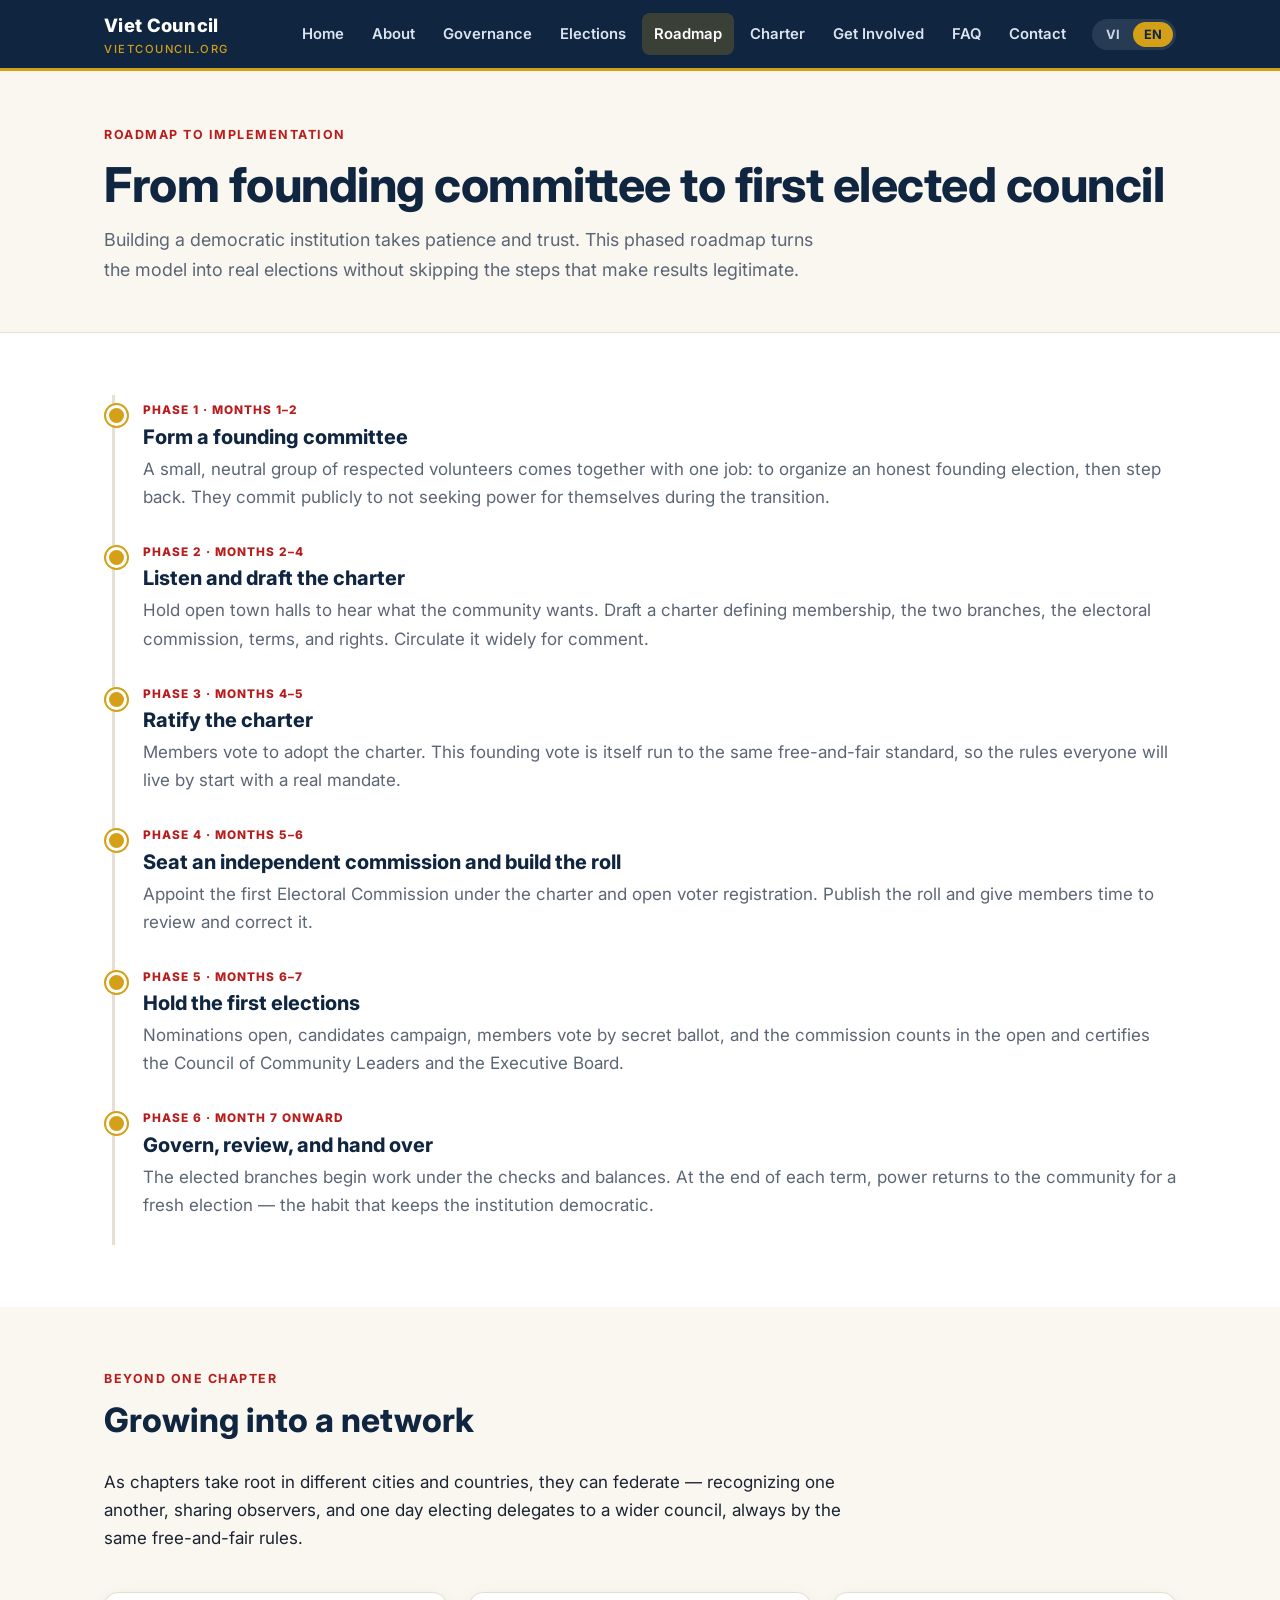
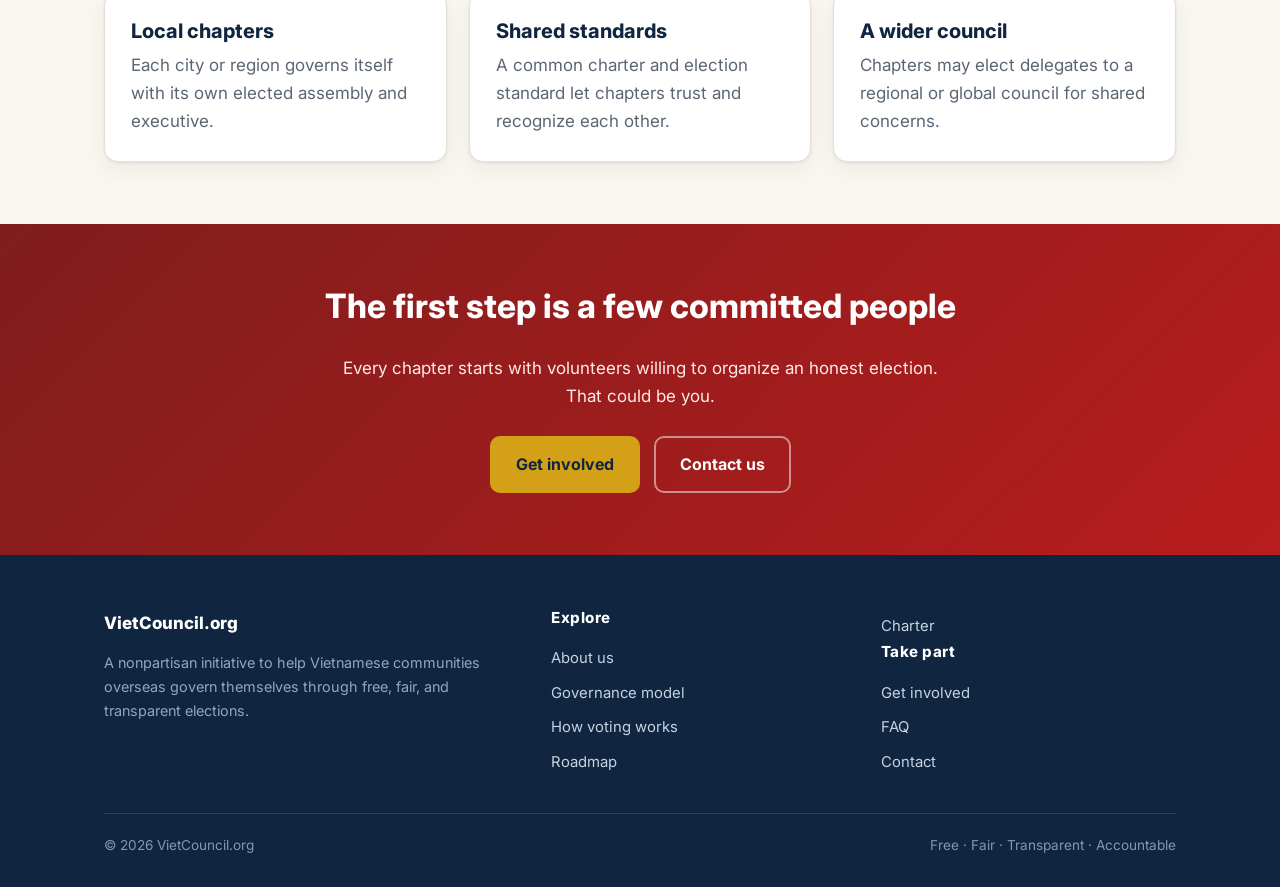
<file: roadmap.html>
<!DOCTYPE html>
<html lang="vi">
<head>
<meta charset="UTF-8">
<meta name="viewport" content="width=device-width, initial-scale=1">
<title>Roadmap — VietCouncil.org</title>
<meta name="description" content="The phased path from a founding committee to fully elected, self-governing Vietnamese community institutions.">
<link rel="preconnect" href="https://fonts.googleapis.com">
<link href="https://fonts.googleapis.com/css2?family=Inter:wght@400;500;600;700;800;900&display=swap" rel="stylesheet">
<link rel="stylesheet" href="css/styles.css">
</head>
<body>

<header class="topbar">
  <div class="wrap">
    <a class="brand" href="index.html"><span>Viet Council<small>VIETCOUNCIL.ORG</small></span></a>
    <button class="menu-btn" aria-label="Menu">&#9776;</button>
    <nav class="nav">
      <a href="index.html" data-en="Home" data-vi="Trang chủ">Trang chủ</a>
      <a href="about.html" data-en="About" data-vi="Giới thiệu">Giới thiệu</a>
      <a href="governance.html" data-en="Governance" data-vi="Thể chế">Thể chế</a>
      <a href="elections.html" data-en="Elections" data-vi="Bầu cử">Bầu cử</a>
      <a href="roadmap.html" class="active" data-en="Roadmap" data-vi="Lộ trình">Lộ trình</a>
      <a href="charter.html" data-en="Charter" data-vi="Hiến chương">Hiến chương</a>
      <a href="get-involved.html" data-en="Get Involved" data-vi="Tham gia">Tham gia</a>
      <a href="faq.html" data-en="FAQ" data-vi="Hỏi đáp">Hỏi đáp</a>
      <a href="contact.html" data-en="Contact" data-vi="Liên hệ">Liên hệ</a>
      <div class="langtoggle" role="group" aria-label="Language">
        <button class="lang-btn" data-lang="vi">VI</button>
        <button class="lang-btn" data-lang="en">EN</button>
      </div>
    </nav>
  </div>
</header>

<div class="pagehead">
  <div class="wrap">
    <div class="kicker" data-en="Roadmap to implementation" data-vi="Lộ trình triển khai">Lộ trình triển khai</div>
    <h1 data-en="From founding committee to first elected council" data-vi="Từ ban vận động sáng lập đến hội đồng dân cử đầu tiên">Từ ban vận động sáng lập đến hội đồng dân cử đầu tiên</h1>
    <p data-en="Building a democratic institution takes patience and trust. This phased roadmap turns the model into real elections without skipping the steps that make results legitimate."
       data-vi="Xây dựng một định chế dân chủ đòi hỏi kiên nhẫn và niềm tin. Lộ trình theo từng giai đoạn này biến mô hình thành những cuộc bầu cử thật mà không bỏ qua các bước tạo nên tính chính danh cho kết quả.">Xây dựng một định chế dân chủ đòi hỏi kiên nhẫn và niềm tin. Lộ trình theo từng giai đoạn này biến mô hình thành những cuộc bầu cử thật mà không bỏ qua các bước tạo nên tính chính danh cho kết quả.</p>
  </div>
</div>

<section>
  <div class="wrap">
    <div class="timeline">
      <div class="tl">
        <div class="phase" data-en="Phase 1 &middot; Months 1&ndash;2" data-vi="Giai đoạn 1 &middot; Tháng 1&ndash;2">Giai đoạn 1 &middot; Tháng 1&ndash;2</div>
        <h3 data-en="Form a founding committee" data-vi="Lập ban vận động sáng lập">Lập ban vận động sáng lập</h3>
        <p data-en="A small, neutral group of respected volunteers comes together with one job: to organize an honest founding election, then step back. They commit publicly to not seeking power for themselves during the transition." data-vi="Một nhóm nhỏ, trung lập gồm những tình nguyện viên được kính trọng cùng nhau với một nhiệm vụ duy nhất: tổ chức một cuộc bầu cử sáng lập trung thực, rồi rút lui. Họ cam kết công khai không tìm kiếm quyền lực cho bản thân trong giai đoạn chuyển tiếp.">Một nhóm nhỏ, trung lập gồm những tình nguyện viên được kính trọng cùng nhau với một nhiệm vụ duy nhất: tổ chức một cuộc bầu cử sáng lập trung thực, rồi rút lui. Họ cam kết công khai không tìm kiếm quyền lực cho bản thân trong giai đoạn chuyển tiếp.</p>
      </div>
      <div class="tl">
        <div class="phase" data-en="Phase 2 &middot; Months 2&ndash;4" data-vi="Giai đoạn 2 &middot; Tháng 2&ndash;4">Giai đoạn 2 &middot; Tháng 2&ndash;4</div>
        <h3 data-en="Listen and draft the charter" data-vi="Lắng nghe và soạn hiến chương">Lắng nghe và soạn hiến chương</h3>
        <p data-en="Hold open town halls to hear what the community wants. Draft a charter defining membership, the two branches, the electoral commission, terms, and rights. Circulate it widely for comment." data-vi="Tổ chức các buổi họp cộng đồng mở để lắng nghe nguyện vọng. Soạn một hiến chương xác định tư cách hội viên, hai ngành, ủy ban bầu cử, nhiệm kỳ và các quyền. Phổ biến rộng rãi để lấy ý kiến.">Tổ chức các buổi họp cộng đồng mở để lắng nghe nguyện vọng. Soạn một hiến chương xác định tư cách hội viên, hai ngành, ủy ban bầu cử, nhiệm kỳ và các quyền. Phổ biến rộng rãi để lấy ý kiến.</p>
      </div>
      <div class="tl">
        <div class="phase" data-en="Phase 3 &middot; Months 4&ndash;5" data-vi="Giai đoạn 3 &middot; Tháng 4&ndash;5">Giai đoạn 3 &middot; Tháng 4&ndash;5</div>
        <h3 data-en="Ratify the charter" data-vi="Phê chuẩn hiến chương">Phê chuẩn hiến chương</h3>
        <p data-en="Members vote to adopt the charter. This founding vote is itself run to the same free-and-fair standard, so the rules everyone will live by start with a real mandate." data-vi="Thành viên bỏ phiếu thông qua hiến chương. Chính cuộc bỏ phiếu sáng lập này cũng được tổ chức theo đúng chuẩn tự do và công bằng, để những luật lệ mà mọi người sẽ tuân theo bắt đầu bằng một sự ủy nhiệm thật sự.">Thành viên bỏ phiếu thông qua hiến chương. Chính cuộc bỏ phiếu sáng lập này cũng được tổ chức theo đúng chuẩn tự do và công bằng, để những luật lệ mà mọi người sẽ tuân theo bắt đầu bằng một sự ủy nhiệm thật sự.</p>
      </div>
      <div class="tl">
        <div class="phase" data-en="Phase 4 &middot; Months 5&ndash;6" data-vi="Giai đoạn 4 &middot; Tháng 5&ndash;6">Giai đoạn 4 &middot; Tháng 5&ndash;6</div>
        <h3 data-en="Seat an independent commission and build the roll" data-vi="Lập ủy ban độc lập và xây danh sách cử tri">Lập ủy ban độc lập và xây danh sách cử tri</h3>
        <p data-en="Appoint the first Electoral Commission under the charter and open voter registration. Publish the roll and give members time to review and correct it." data-vi="Bổ nhiệm Ủy ban Bầu cử đầu tiên theo hiến chương và mở ghi danh cử tri. Công bố danh sách và cho thành viên thời gian rà soát, chỉnh sửa.">Bổ nhiệm Ủy ban Bầu cử đầu tiên theo hiến chương và mở ghi danh cử tri. Công bố danh sách và cho thành viên thời gian rà soát, chỉnh sửa.</p>
      </div>
      <div class="tl">
        <div class="phase" data-en="Phase 5 &middot; Months 6&ndash;7" data-vi="Giai đoạn 5 &middot; Tháng 6&ndash;7">Giai đoạn 5 &middot; Tháng 6&ndash;7</div>
        <h3 data-en="Hold the first elections" data-vi="Tổ chức cuộc bầu cử đầu tiên">Tổ chức cuộc bầu cử đầu tiên</h3>
        <p data-en="Nominations open, candidates campaign, members vote by secret ballot, and the commission counts in the open and certifies the Council of Community Leaders and the Executive Board." data-vi="Mở đề cử, ứng viên vận động, thành viên bỏ phiếu kín, và ủy ban kiểm phiếu công khai rồi xác nhận Hội đồng Nhân sĩ và Ban Điều hành.">Mở đề cử, ứng viên vận động, thành viên bỏ phiếu kín, và ủy ban kiểm phiếu công khai rồi xác nhận Hội đồng Nhân sĩ và Ban Điều hành.</p>
      </div>
      <div class="tl">
        <div class="phase" data-en="Phase 6 &middot; Month 7 onward" data-vi="Giai đoạn 6 &middot; Từ tháng 7 trở đi">Giai đoạn 6 &middot; Từ tháng 7 trở đi</div>
        <h3 data-en="Govern, review, and hand over" data-vi="Điều hành, giám sát và bàn giao">Điều hành, giám sát và bàn giao</h3>
        <p data-en="The elected branches begin work under the checks and balances. At the end of each term, power returns to the community for a fresh election — the habit that keeps the institution democratic." data-vi="Các ngành dân cử bắt đầu làm việc dưới cơ chế kiểm soát và cân bằng. Cuối mỗi nhiệm kỳ, quyền lực trở lại với cộng đồng để bầu cử lại — thói quen giữ cho định chế luôn dân chủ.">Các ngành dân cử bắt đầu làm việc dưới cơ chế kiểm soát và cân bằng. Cuối mỗi nhiệm kỳ, quyền lực trở lại với cộng đồng để bầu cử lại — thói quen giữ cho định chế luôn dân chủ.</p>
      </div>
    </div>
  </div>
</section>

<section class="alt">
  <div class="wrap">
    <div class="section-lead">
      <div class="kicker" data-en="Beyond one chapter" data-vi="Vượt ra ngoài một chi hội">Vượt ra ngoài một chi hội</div>
      <h2 data-en="Growing into a network" data-vi="Phát triển thành một mạng lưới">Phát triển thành một mạng lưới</h2>
      <p data-en="As chapters take root in different cities and countries, they can federate — recognizing one another, sharing observers, and one day electing delegates to a wider council, always by the same free-and-fair rules."
         data-vi="Khi các chi hội bén rễ ở những thành phố và quốc gia khác nhau, họ có thể liên kết — công nhận lẫn nhau, chia sẻ giám sát viên, và một ngày nào đó bầu đại biểu vào một hội đồng rộng lớn hơn, luôn theo cùng những luật tự do và công bằng.">Khi các chi hội bén rễ ở những thành phố và quốc gia khác nhau, họ có thể liên kết — công nhận lẫn nhau, chia sẻ giám sát viên, và một ngày nào đó bầu đại biểu vào một hội đồng rộng lớn hơn, luôn theo cùng những luật tự do và công bằng.</p>
    </div>
    <div class="grid cols-3">
      <div class="card">
        <h3 data-en="Local chapters" data-vi="Chi hội địa phương">Chi hội địa phương</h3>
        <p data-en="Each city or region governs itself with its own elected assembly and executive." data-vi="Mỗi thành phố hoặc vùng tự quản trị bằng hội đồng và ban điều hành dân cử của riêng mình.">Mỗi thành phố hoặc vùng tự quản trị bằng hội đồng và ban điều hành dân cử của riêng mình.</p>
      </div>
      <div class="card red">
        <h3 data-en="Shared standards" data-vi="Chuẩn mực chung">Chuẩn mực chung</h3>
        <p data-en="A common charter and election standard let chapters trust and recognize each other." data-vi="Một hiến chương và chuẩn bầu cử chung giúp các chi hội tin tưởng và công nhận lẫn nhau.">Một hiến chương và chuẩn bầu cử chung giúp các chi hội tin tưởng và công nhận lẫn nhau.</p>
      </div>
      <div class="card navy">
        <h3 data-en="A wider council" data-vi="Một hội đồng rộng lớn hơn">Một hội đồng rộng lớn hơn</h3>
        <p data-en="Chapters may elect delegates to a regional or global council for shared concerns." data-vi="Các chi hội có thể bầu đại biểu vào một hội đồng cấp vùng hoặc toàn cầu cho những vấn đề chung.">Các chi hội có thể bầu đại biểu vào một hội đồng cấp vùng hoặc toàn cầu cho những vấn đề chung.</p>
      </div>
    </div>
  </div>
</section>

<section class="band">
  <div class="wrap">
    <h2 data-en="The first step is a few committed people" data-vi="Bước đầu tiên là một vài người tận tâm">Bước đầu tiên là một vài người tận tâm</h2>
    <p data-en="Every chapter starts with volunteers willing to organize an honest election. That could be you."
       data-vi="Mỗi chi hội đều bắt đầu từ những tình nguyện viên sẵn lòng tổ chức một cuộc bầu cử trung thực. Đó có thể là bạn.">Mỗi chi hội đều bắt đầu từ những tình nguyện viên sẵn lòng tổ chức một cuộc bầu cử trung thực. Đó có thể là bạn.</p>
    <div class="btnrow" style="justify-content:center">
      <a class="btn btn-gold" href="get-involved.html" data-en="Get involved" data-vi="Tham gia">Tham gia</a>
      <a class="btn btn-ghost" href="contact.html" data-en="Contact us" data-vi="Liên hệ">Liên hệ</a>
    </div>
  </div>
</section>

<footer class="site">
  <div class="wrap">
    <div class="cols">
      <div>
        <div class="fbrand"> VietCouncil.org</div>
        <p data-en="A nonpartisan initiative to help Vietnamese communities overseas govern themselves through free, fair, and transparent elections."
           data-vi="Một sáng kiến phi đảng phái nhằm giúp cộng đồng người Việt hải ngoại tự quản trị thông qua bầu cử tự do, công bằng và minh bạch.">Một sáng kiến phi đảng phái nhằm giúp cộng đồng người Việt hải ngoại tự quản trị thông qua bầu cử tự do, công bằng và minh bạch.</p>
      </div>
      <div>
        <h4 data-en="Explore" data-vi="Khám phá">Khám phá</h4>
        <a href="about.html" data-en="About us" data-vi="Giới thiệu">Giới thiệu</a>
        <a href="governance.html" data-en="Governance model" data-vi="Mô hình thể chế">Mô hình thể chế</a>
        <a href="elections.html" data-en="How voting works" data-vi="Cách thức bầu cử">Cách thức bầu cử</a>
        <a href="roadmap.html" data-en="Roadmap" data-vi="Lộ trình">Lộ trình</a>
      </div>
      <div>
        <a href="charter.html" data-en="Charter" data-vi="Hiến chương">Hiến chương</a>
        <h4 data-en="Take part" data-vi="Tham gia">Tham gia</h4>
        <a href="get-involved.html" data-en="Get involved" data-vi="Tham gia">Tham gia</a>
        <a href="faq.html" data-en="FAQ" data-vi="Hỏi đáp">Hỏi đáp</a>
        <a href="contact.html" data-en="Contact" data-vi="Liên hệ">Liên hệ</a>
      </div>
    </div>
    <div class="bottom">
      <span>&copy; <span data-year>2026</span> VietCouncil.org</span>
      <span data-en="Free &middot; Fair &middot; Transparent &middot; Accountable" data-vi="Tự do &middot; Công bằng &middot; Minh bạch &middot; Trách nhiệm">Tự do &middot; Công bằng &middot; Minh bạch &middot; Trách nhiệm</span>
    </div>
  </div>
</footer>

<script src="js/main.js"></script>
</body>
</html>
</file>
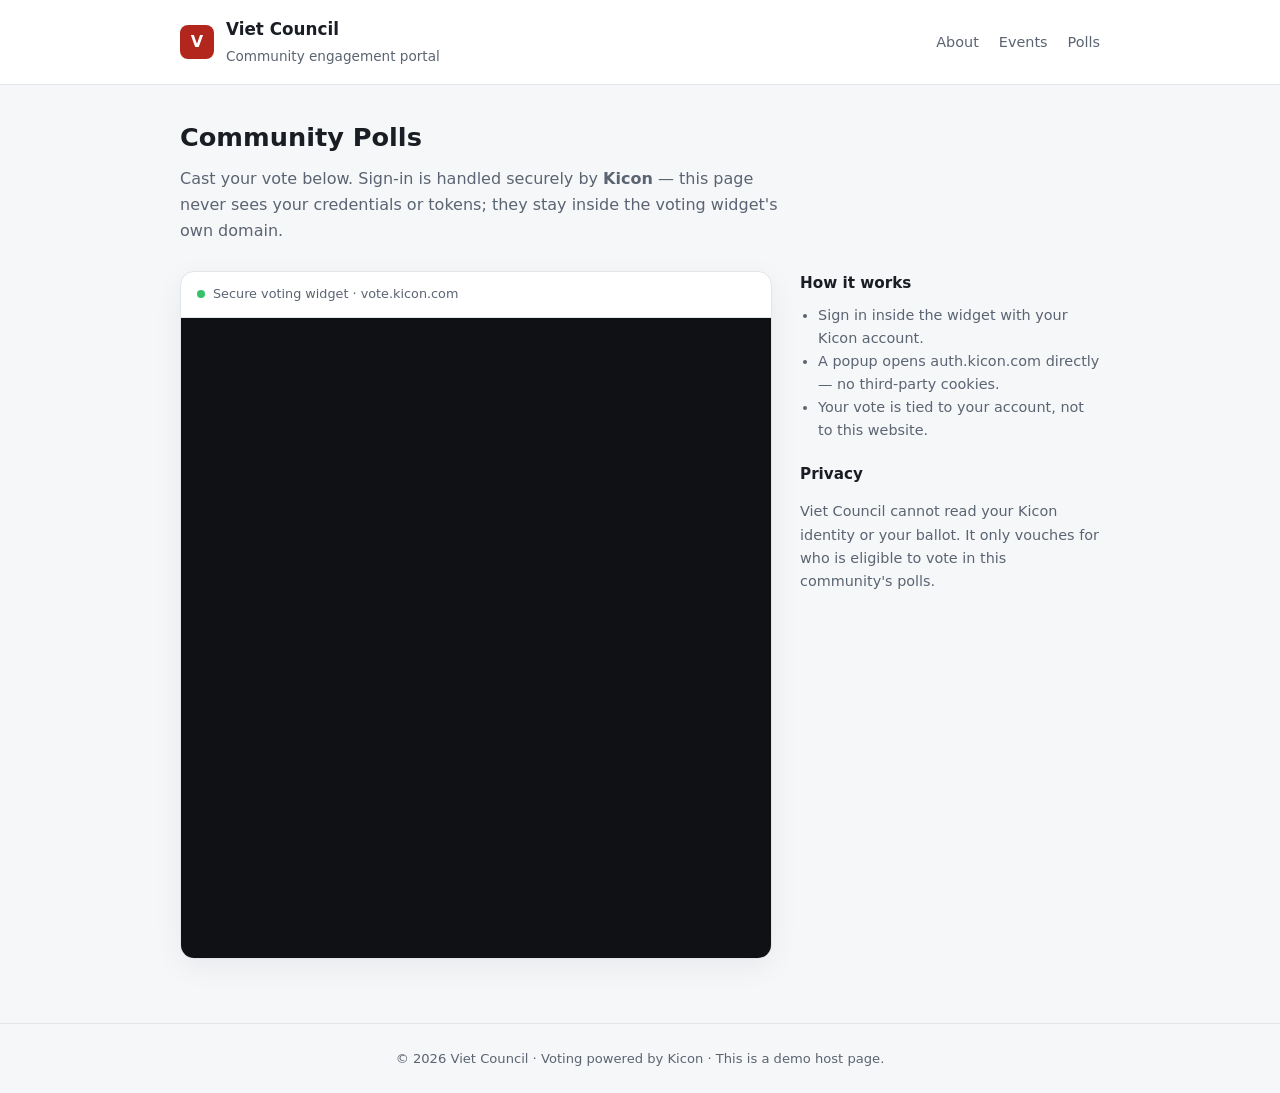
<file: vote.html>
<!doctype html>
<html lang="en">
  <head>
    <meta charset="utf-8" />
    <meta name="viewport" content="width=device-width, initial-scale=1" />
    <title>Viet Council — Community Polls</title>
    <style>
      :root {
        --bg: #f6f7f9;
        --ink: #1a1d24;
        --muted: #5b6472;
        --line: #e2e5ea;
        --brand: #b3261e;
      }
      * { box-sizing: border-box; }
      body {
        margin: 0;
        background: var(--bg);
        color: var(--ink);
        font: 16px/1.6 system-ui, -apple-system, Segoe UI, Roboto, sans-serif;
      }
      header {
        background: #fff;
        border-bottom: 1px solid var(--line);
      }
      .bar {
        max-width: 960px;
        margin: 0 auto;
        padding: 16px 20px;
        display: flex;
        align-items: center;
        gap: 12px;
      }
      .logo {
        width: 34px; height: 34px;
        border-radius: 8px;
        background: var(--brand);
        color: #fff;
        display: grid; place-items: center;
        font-weight: 800;
      }
      .bar h1 { font-size: 1.05rem; margin: 0; }
      .bar span { color: var(--muted); font-size: .85rem; }
      nav { margin-left: auto; display: flex; gap: 20px; }
      nav a { color: var(--muted); text-decoration: none; font-size: .9rem; }
      main { max-width: 960px; margin: 0 auto; padding: 32px 20px 64px; }
      .lede { max-width: 620px; }
      .lede h2 { font-size: 1.6rem; margin: 0 0 8px; }
      .lede p { color: var(--muted); margin: 0 0 8px; }
      .grid {
        margin-top: 28px;
        display: grid;
        grid-template-columns: 1fr 300px;
        gap: 28px;
        align-items: start;
      }
      @media (max-width: 760px) { .grid { grid-template-columns: 1fr; } }
      .widget {
        background: #fff;
        border: 1px solid var(--line);
        border-radius: 14px;
        overflow: hidden;
        box-shadow: 0 8px 30px rgba(20, 25, 40, 0.06);
      }
      .widget-head {
        padding: 12px 16px;
        border-bottom: 1px solid var(--line);
        display: flex;
        align-items: center;
        gap: 8px;
        font-size: .8rem;
        color: var(--muted);
      }
      .dot { width: 8px; height: 8px; border-radius: 50%; background: #35c26b; }
      /* The vote widget lives on its OWN origin (vote.kicon.com / :8084 in dev).
         Auth + tokens stay inside this iframe's origin — this partner page never
         sees them. It talks back only via postMessage (see the listener below). */
      iframe.vote {
        display: block;
        width: 100%;
        height: 640px;
        border: 0;
        background: #0f1115;
      }
      aside {
        color: var(--muted);
        font-size: .9rem;
      }
      aside h3 { color: var(--ink); font-size: .95rem; margin: 0 0 8px; }
      aside ul { margin: 0 0 20px; padding-left: 18px; }
      footer {
        border-top: 1px solid var(--line);
        color: var(--muted);
        font-size: .82rem;
        text-align: center;
        padding: 24px;
      }
    </style>
  </head>
  <body>
    <header>
      <div class="bar">
        <div class="logo">V</div>
        <div>
          <h1>Viet Council</h1>
          <span>Community engagement portal</span>
        </div>
        <nav>
          <a href="#">About</a>
          <a href="#">Events</a>
          <a href="#">Polls</a>
        </nav>
      </div>
    </header>

    <main>
      <div class="lede">
        <h2>Community Polls</h2>
        <p>
          Cast your vote below. Sign-in is handled securely by
          <strong>Kicon</strong> — this page never sees your credentials or
          tokens; they stay inside the voting widget's own domain.
        </p>
      </div>

      <div class="grid">
        <section class="widget">
          <div class="widget-head">
            <span class="dot"></span>
            Secure voting widget · vote.kicon.com
          </div>
          <!-- Embedded from the vote app's own origin. In dev that's :8084;
               in prod, swap to https://vote.kicon.com. -->
          <iframe
            class="vote"
            title="Kicon Vote"
            src="http://localhost:8084/"
            allow="publickey-credentials-get *; clipboard-write"
          ></iframe>
        </section>

        <aside>
          <h3>How it works</h3>
          <ul>
            <li>Sign in inside the widget with your Kicon account.</li>
            <li>A popup opens auth.kicon.com directly — no third-party cookies.</li>
            <li>Your vote is tied to your account, not to this website.</li>
          </ul>
          <h3>Privacy</h3>
          <p>
            Viet Council cannot read your Kicon identity or your ballot. It only
            vouches for who is eligible to vote in this community's polls.
          </p>
        </aside>
      </div>
    </main>

    <footer>
      © 2026 Viet Council · Voting powered by Kicon · This is a demo host page.
    </footer>

    <script>
      // Cross-origin channel from the vote widget. The widget posts messages
      // (e.g. auto-resize height, "voted" events) from its own origin; we only
      // trust messages coming from the vote app's origin.
      const VOTE_ORIGIN =
        location.hostname === 'localhost'
          ? 'http://localhost:8084'
          : 'https://vote.kicon.com';

      window.addEventListener('message', (event) => {
        if (event.origin !== VOTE_ORIGIN) return; // ignore everything else
        const msg = event.data || {};
        // Auto-resize: the widget can tell us its content height so the iframe
        // has no inner scrollbar. Harmless no-op until the widget emits this.
        if (msg.type === 'kicon-vote:resize' && typeof msg.height === 'number') {
          const frame = document.querySelector('iframe.vote');
          if (frame) frame.style.height = msg.height + 'px';
        }
      });
    </script>
  </body>
</html>
</file>
<file: css/styles.css>
/* ==========================================================================
   VietCouncil.org — shared stylesheet
   ========================================================================== */

:root {
  --gold: #d4a017;
  --gold-dark: #b8860b;
  --red: #b91c1c;
  --red-dark: #7f1d1d;
  --navy: #0f2540;
  --navy-light: #1b3a5c;
  --ink: #1a2332;
  --muted: #5b6675;
  --paper: #ffffff;
  --cream: #faf7f0;
  --line: #e6e0d4;
  --shadow: 0 1px 3px rgba(15, 37, 64, .08), 0 8px 24px rgba(15, 37, 64, .06);
  --radius: 14px;
  --wrap: 1120px;
  --font: "Inter", "Segoe UI", system-ui, -apple-system, "Helvetica Neue", Arial, sans-serif;
  --serif: "Georgia", "Times New Roman", serif;
}

* { box-sizing: border-box; }

html { scroll-behavior: smooth; }

body {
  margin: 0;
  font-family: var(--font);
  color: var(--ink);
  background: var(--paper);
  line-height: 1.65;
  font-size: 17px;
  -webkit-font-smoothing: antialiased;
}

/* Language visibility handled by JS (data-en/data-vi). */
[hidden] { display: none !important; }

a { color: var(--red); text-decoration: none; }
a:hover { text-decoration: underline; }

img { max-width: 100%; display: block; }

h1, h2, h3, h4 { line-height: 1.2; color: var(--navy); font-weight: 750; }
h1 { font-size: clamp(2rem, 4vw, 3rem); letter-spacing: -.5px; }
h2 { font-size: clamp(1.5rem, 3vw, 2.1rem); margin-top: 0; }
h3 { font-size: 1.25rem; }

.wrap { max-width: var(--wrap); margin: 0 auto; padding: 0 24px; }

/* ---------- Top bar / header ---------- */
.topbar {
  background: var(--navy);
  color: #fff;
  position: sticky;
  top: 0;
  z-index: 50;
  border-bottom: 3px solid var(--gold);
}
.topbar .wrap {
  display: flex;
  align-items: center;
  gap: 20px;
  min-height: 68px;
}
.brand {
  display: flex;
  align-items: center;
  gap: 12px;
  color: #fff;
  font-weight: 800;
  font-size: 1.15rem;
  letter-spacing: .3px;
}
.brand:hover { text-decoration: none; }
.brand .mark {
  width: 38px; height: 38px; flex: none;
  border-radius: 50%;
  background: radial-gradient(circle at 50% 40%, var(--gold) 0 62%, var(--red) 63% 100%);
  display: grid; place-items: center;
  color: var(--navy); font-weight: 900; font-size: 1rem;
  box-shadow: inset 0 0 0 2px rgba(255,255,255,.25);
}
.brand small { display: block; font-weight: 500; font-size: .7rem; color: var(--gold); letter-spacing: 1.5px; }

.nav { margin-left: auto; display: flex; align-items: center; gap: 4px; }
.nav a {
  color: #dbe4ef; padding: 9px 12px; border-radius: 8px; font-size: .93rem; font-weight: 600;
}
.nav a:hover { background: rgba(255,255,255,.08); color: #fff; text-decoration: none; }
.nav a.active { color: #fff; background: rgba(212,160,23,.22); }

.langtoggle { display: flex; gap: 2px; margin-left: 10px; background: rgba(255,255,255,.10); border-radius: 999px; padding: 3px; }
.lang-btn {
  border: 0; background: transparent; color: #cdd8e6; cursor: pointer;
  font-weight: 700; font-size: .8rem; padding: 5px 11px; border-radius: 999px; font-family: inherit;
}
.lang-btn.active { background: var(--gold); color: var(--navy); }

.menu-btn { display: none; margin-left: auto; background: transparent; border: 1px solid rgba(255,255,255,.3); color: #fff; border-radius: 8px; padding: 8px 12px; font-size: 1.1rem; cursor: pointer; }

/* ---------- Hero ---------- */
.hero {
  background: linear-gradient(135deg, var(--navy) 0%, var(--navy-light) 55%, var(--red-dark) 130%);
  color: #fff;
  position: relative;
  overflow: hidden;
}
.hero::after {
  content: ""; position: absolute; inset: 0;
  background: radial-gradient(circle at 85% 15%, rgba(212,160,23,.28), transparent 45%);
  pointer-events: none;
}
.hero .wrap { padding-top: 84px; padding-bottom: 84px; position: relative; z-index: 1; max-width: 900px; }
.hero .kicker { color: var(--gold); font-weight: 700; letter-spacing: 2px; text-transform: uppercase; font-size: .8rem; margin-bottom: 14px; }
.hero h1 { color: #fff; margin: 0 0 18px; }
.hero p { font-size: 1.2rem; color: #dce6f2; max-width: 660px; margin: 0 0 28px; }

.btnrow { display: flex; flex-wrap: wrap; gap: 14px; }
.btn {
  display: inline-block; font-weight: 700; padding: 13px 24px; border-radius: 10px;
  cursor: pointer; border: 2px solid transparent; font-size: 1rem; font-family: inherit;
}
.btn:hover { text-decoration: none; transform: translateY(-1px); }
.btn-gold { background: var(--gold); color: var(--navy); }
.btn-gold:hover { background: var(--gold-dark); }
.btn-ghost { background: transparent; color: #fff; border-color: rgba(255,255,255,.5); }
.btn-ghost:hover { border-color: #fff; background: rgba(255,255,255,.08); }
.btn-red { background: var(--red); color: #fff; }
.btn-red:hover { background: var(--red-dark); }

/* ---------- Page header (interior pages) ---------- */
.pagehead { background: var(--cream); border-bottom: 1px solid var(--line); }
.pagehead .wrap { padding: 54px 24px 48px; }
.pagehead .kicker { color: var(--red); font-weight: 700; letter-spacing: 1.5px; text-transform: uppercase; font-size: .78rem; margin-bottom: 10px; }
.pagehead h1 { margin: 0 0 12px; }
.pagehead p { font-size: 1.12rem; color: var(--muted); max-width: 720px; margin: 0; }

/* ---------- Sections ---------- */
section { padding: 62px 0; }
section.alt { background: var(--cream); }
.section-lead { max-width: 740px; margin: 0 0 40px; }
.section-lead .kicker { color: var(--red); font-weight: 700; letter-spacing: 1.5px; text-transform: uppercase; font-size: .78rem; margin-bottom: 10px; }
.center { text-align: center; margin-left: auto; margin-right: auto; }

.prose { max-width: 760px; }
.prose p { margin: 0 0 18px; }
.prose h2 { margin: 40px 0 14px; }
.prose h3 { margin: 30px 0 10px; }
.prose ul, .prose ol { margin: 0 0 18px; padding-left: 22px; }
.prose li { margin: 8px 0; }

/* ---------- Cards / grids ---------- */
.grid { display: grid; gap: 22px; }
.grid.cols-2 { grid-template-columns: repeat(2, 1fr); }
.grid.cols-3 { grid-template-columns: repeat(3, 1fr); }
.grid.cols-4 { grid-template-columns: repeat(4, 1fr); }

.card {
  background: var(--paper); border: 1px solid var(--line); border-radius: var(--radius);
  padding: 26px; box-shadow: var(--shadow);
}
.card h3 { margin: 0 0 8px; }
.card p { margin: 0; color: var(--muted); }
.card .icon {
  width: 46px; height: 46px; border-radius: 11px; display: grid; place-items: center;
  font-size: 1.4rem; margin-bottom: 16px; background: rgba(212,160,23,.16); color: var(--gold-dark);
}
.card.red .icon { background: rgba(185,28,28,.12); color: var(--red); }
.card.navy .icon { background: rgba(15,37,64,.10); color: var(--navy); }

.badge { display: inline-block; font-size: .72rem; font-weight: 800; letter-spacing: 1px; text-transform: uppercase; padding: 4px 10px; border-radius: 999px; background: rgba(212,160,23,.18); color: var(--gold-dark); }

/* ---------- Branch (governance) columns ---------- */
.branches { display: grid; grid-template-columns: 1fr 1fr; gap: 24px; }
.branch { border-radius: var(--radius); padding: 30px; border: 1px solid var(--line); background: var(--paper); box-shadow: var(--shadow); }
.branch h3 { color: var(--navy); display: flex; align-items: center; gap: 10px; }
.branch .tag { font-size: .75rem; font-weight: 800; text-transform: uppercase; letter-spacing: 1px; }
.branch.leg { border-top: 5px solid var(--gold); }
.branch.exe { border-top: 5px solid var(--red); }
.branch ul { padding-left: 20px; margin: 14px 0 0; }
.branch li { margin: 9px 0; color: var(--ink); }

.checks { background: var(--navy); color: #eaf1f8; border-radius: var(--radius); padding: 34px; }
.checks h3 { color: #fff; }
.checks ul { padding-left: 20px; }
.checks li { margin: 10px 0; }

/* ---------- Steps / timeline ---------- */
.steps { counter-reset: step; display: grid; gap: 18px; }
.step {
  display: grid; grid-template-columns: 54px 1fr; gap: 18px; align-items: start;
  background: var(--paper); border: 1px solid var(--line); border-radius: var(--radius); padding: 22px 24px; box-shadow: var(--shadow);
}
.step .num {
  counter-increment: step; width: 46px; height: 46px; border-radius: 50%;
  background: var(--navy); color: var(--gold); font-weight: 800; font-size: 1.15rem;
  display: grid; place-items: center;
}
.step .num::before { content: counter(step); }
.step h3 { margin: 2px 0 6px; }
.step p { margin: 0; color: var(--muted); }

.timeline { position: relative; margin-left: 8px; padding-left: 28px; border-left: 3px solid var(--line); }
.tl { position: relative; padding: 6px 0 26px; }
.tl::before { content: ""; position: absolute; left: -37px; top: 10px; width: 15px; height: 15px; border-radius: 50%; background: var(--gold); border: 3px solid var(--paper); box-shadow: 0 0 0 2px var(--gold); }
.tl .phase { font-size: .74rem; font-weight: 800; letter-spacing: 1px; text-transform: uppercase; color: var(--red); }
.tl h3 { margin: 4px 0 6px; }
.tl p { margin: 0; color: var(--muted); }

/* ---------- Principles / stats ---------- */
.pillars { display: grid; grid-template-columns: repeat(4, 1fr); gap: 20px; }
.pillar { text-align: center; padding: 22px 14px; }
.pillar .big { font-size: 2rem; }
.pillar h4 { margin: 12px 0 6px; color: var(--navy); }
.pillar p { margin: 0; color: var(--muted); font-size: .95rem; }

/* ---------- FAQ ---------- */
.faq { max-width: 820px; }
details.qa { border: 1px solid var(--line); border-radius: 12px; padding: 4px 20px; margin-bottom: 12px; background: var(--paper); }
details.qa summary { cursor: pointer; font-weight: 700; color: var(--navy); padding: 16px 0; list-style: none; display: flex; justify-content: space-between; gap: 16px; }
details.qa summary::-webkit-details-marker { display: none; }
details.qa summary::after { content: "+"; color: var(--gold-dark); font-weight: 800; font-size: 1.4rem; line-height: 1; }
details.qa[open] summary::after { content: "\2013"; }
details.qa .a { padding: 0 0 18px; color: var(--muted); }

/* ---------- Callout / CTA band ---------- */
.band { background: linear-gradient(135deg, var(--red-dark), var(--red)); color: #fff; text-align: center; }
.band h2 { color: #fff; }
.band p { color: #ffe9e9; max-width: 620px; margin: 0 auto 26px; }

.note { background: rgba(212,160,23,.10); border-left: 4px solid var(--gold); padding: 16px 20px; border-radius: 0 10px 10px 0; margin: 22px 0; color: var(--ink); }

/* ---------- Simple table ---------- */
.table { width: 100%; border-collapse: collapse; font-size: .96rem; }
.table th, .table td { text-align: left; padding: 13px 16px; border-bottom: 1px solid var(--line); vertical-align: top; }
.table th { background: var(--cream); color: var(--navy); font-weight: 700; }

/* ---------- Footer ---------- */
footer.site { background: var(--navy); color: #c6d3e2; padding: 54px 0 30px; }
footer.site .cols { display: grid; grid-template-columns: 1.4fr 1fr 1fr; gap: 34px; }
footer.site h4 { color: #fff; font-size: .95rem; margin: 0 0 14px; letter-spacing: .5px; }
footer.site a { color: #c6d3e2; display: block; padding: 5px 0; font-size: .93rem; }
footer.site a:hover { color: var(--gold); text-decoration: none; }
footer.site .fbrand { display: flex; align-items: center; gap: 12px; color: #fff; font-weight: 800; margin-bottom: 12px; }
footer.site p { font-size: .9rem; color: #93a6bd; }
footer.site .bottom { border-top: 1px solid rgba(255,255,255,.12); margin-top: 34px; padding-top: 20px; font-size: .85rem; color: #8397af; display: flex; justify-content: space-between; flex-wrap: wrap; gap: 10px; }

/* ---------- Charter page ---------- */
.download-box { display: flex; flex-wrap: wrap; gap: 14px; align-items: center; background: var(--cream); border: 1px solid var(--line); border-left: 5px solid var(--gold); border-radius: var(--radius); padding: 22px 24px; }
.download-box .dl-text { flex: 1 1 260px; }
.download-box .dl-text strong { color: var(--navy); display: block; margin-bottom: 3px; }
.download-box .dl-text span { color: var(--muted); font-size: .95rem; }
.charter-body { max-width: 820px; }
.charter-body h2 { margin: 38px 0 8px; font-size: 1.35rem; scroll-margin-top: 84px; }
.charter-body h2:first-of-type { margin-top: 8px; }
.charter-body .preamble { font-size: 1.05rem; color: var(--ink); }
.clause { margin: 12px 0; }
.clause .n { color: var(--gold-dark); font-weight: 800; margin-right: 8px; }
.clause.subpoint { margin: 8px 0 8px 26px; }
.clause.subpoint .n { color: var(--navy); }
.charter-note { background: rgba(212,160,23,.10); border-left: 4px solid var(--gold); padding: 16px 20px; border-radius: 0 10px 10px 0; margin: 30px 0 0; color: var(--ink); font-size: .95rem; }
.charter-index { columns: 2; column-gap: 32px; margin: 6px 0 0; padding: 0; list-style: none; }
.charter-index li { break-inside: avoid; margin: 4px 0; }
.charter-index a { font-weight: 600; }

/* ---------- Responsive ---------- */
@media (max-width: 860px) {
  .charter-index { columns: 1; }
  .nav { display: none; position: absolute; top: 68px; left: 0; right: 0; background: var(--navy); flex-direction: column; align-items: stretch; padding: 10px 16px 18px; border-bottom: 3px solid var(--gold); }
  .nav.open { display: flex; }
  .nav a { padding: 12px 10px; }
  .menu-btn { display: inline-block; }
  .langtoggle { margin-left: auto; }
  .grid.cols-2, .grid.cols-3, .grid.cols-4, .branches, .pillars, footer.site .cols { grid-template-columns: 1fr; }
  .pillars { grid-template-columns: 1fr 1fr; }
}
@media (max-width: 520px) {
  .pillars { grid-template-columns: 1fr; }
  .hero .wrap { padding-top: 60px; padding-bottom: 60px; }
}
</file>
